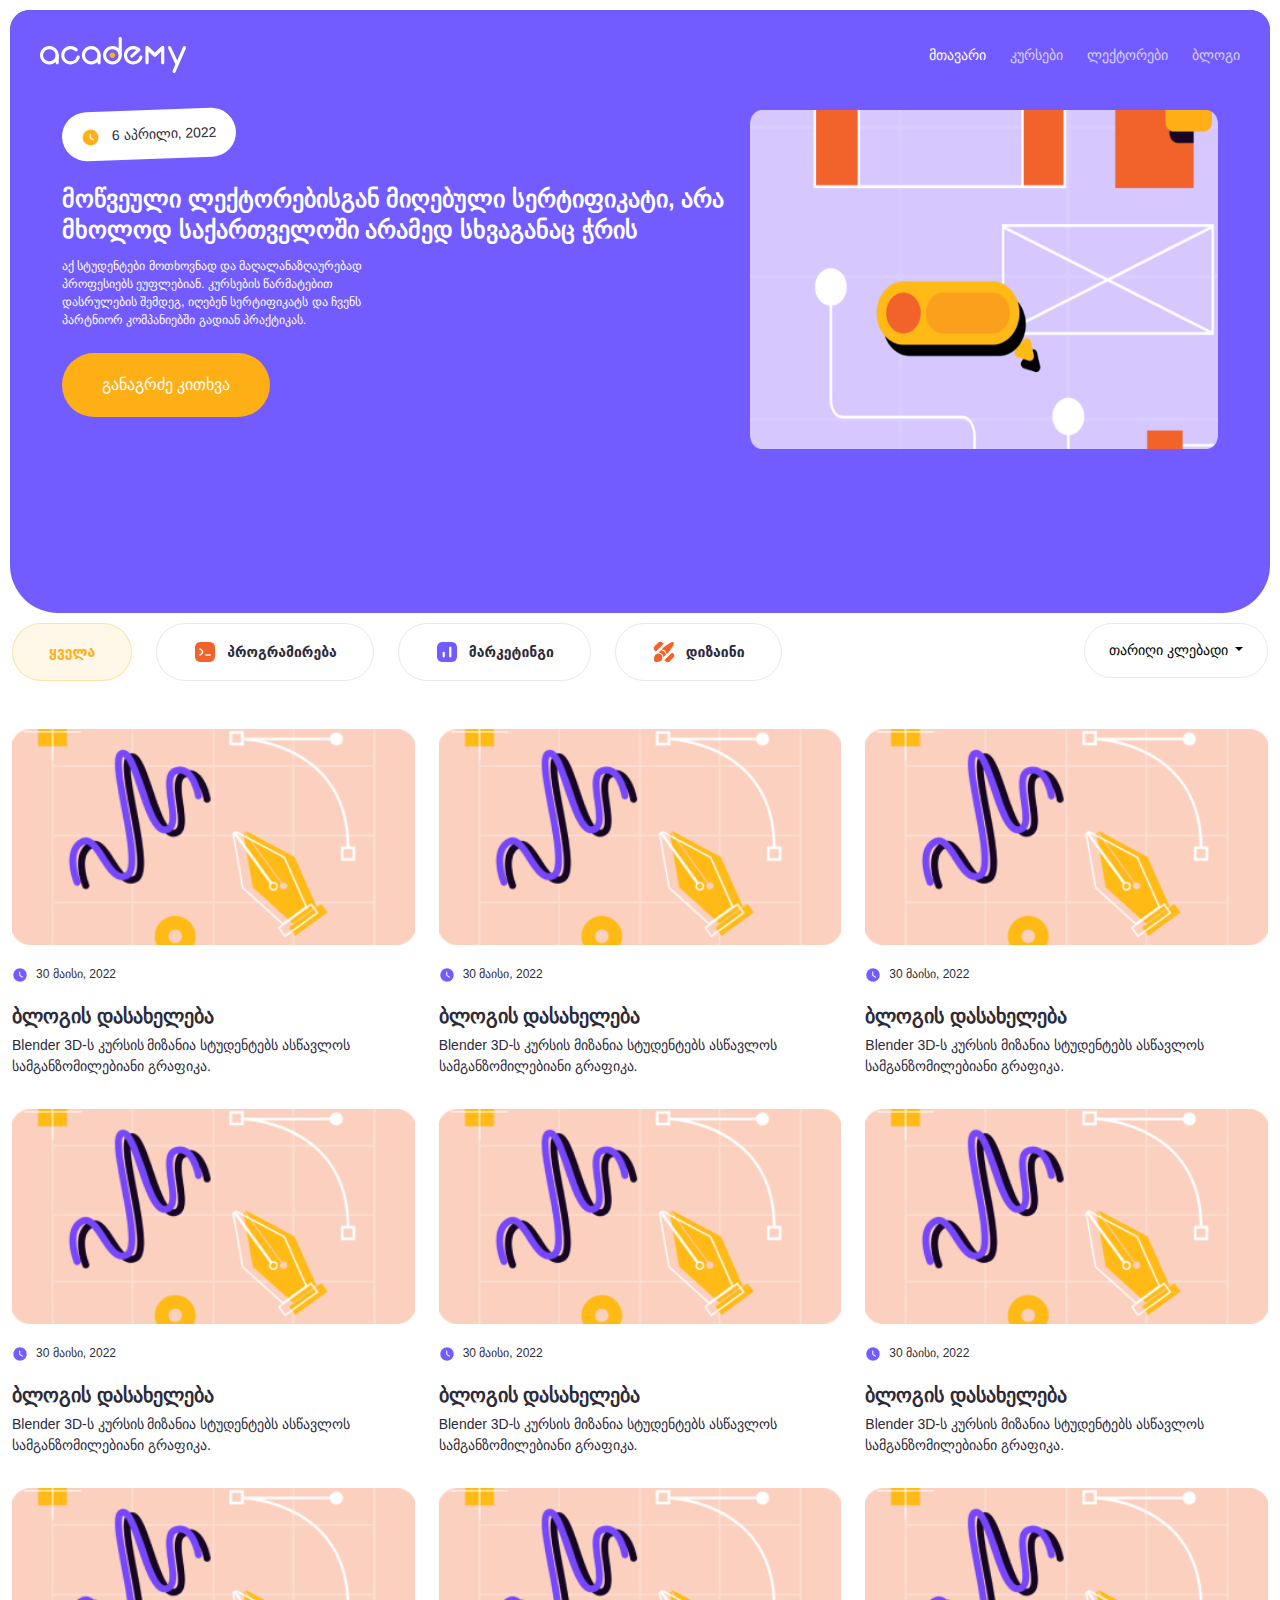
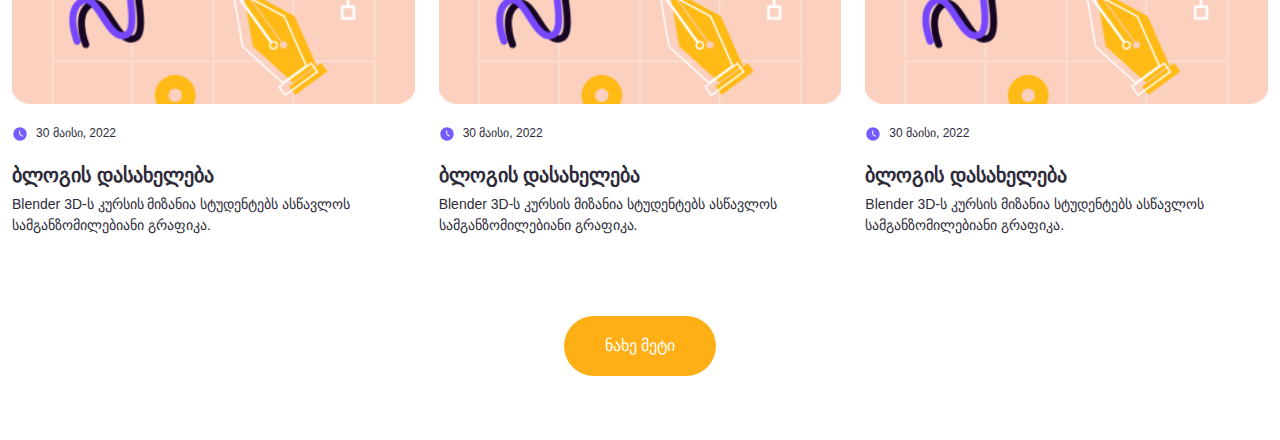
<file: pages/Blog.html>
<!DOCTYPE html>
<html lang="en">

<head>
    <meta charset="UTF-8">
    <meta http-equiv="X-UA-Compatible" content="IE=edge">
    <meta name="viewport" content="width=device-width, initial-scale=1.0">

    <!-- Bootstrap css -->
    <link rel="stylesheet" href="../styles/bootstrap.min.css">

    <link rel="stylesheet" href="../styles/blogPage.css">
    <link rel="stylesheet" href="../styles/styles.css">

    <title>Blog</title>
    <link rel="icon" href="../images/academy-png-2.png">
</head>

<body>

   <!-- hero section -->
   <header class="wa-header">
    <nav class="navbar wa-navbar navbar-expand-sm hide-on-scroll">
        <div class="container-fluid">
            <a class="navbar-brand" href="#">
                <div class="logo-primary"></div>
            </a>
            <button class="navbar-toggler" type="button" data-bs-toggle="offcanvas"
                data-bs-target="#wa-navbar-offcanvas" aria-controls="wa-navbar-offcanvas">
                <span class="icon burger-i"></span>
            </button>
            <div class="offcanvas offcanvas-end" tabindex="-1" id="wa-navbar-offcanvas">
                <div class="offcanvas-header">
                    <div class="logo-primary"></div>
                    <button type="button" class="wa-btn-close" data-bs-dismiss="offcanvas"
                        aria-label="Close"></button>
                </div>
                <div class="offcanvas-body">
                    <ul class="navbar-nav ms-sm-auto">
                        <li class="nav-item">
                            <a class="nav-link active" aria-current="page" href="./home.html">მთავარი</a>
                        </li>

                        <li class="nav-item">
                            <a class="nav-link" aria-current="page" href="./courses.html">კურსები</a>
                        </li>

                        <li class="nav-item">
                            <a class="nav-link" aria-current="page" href="./lecturers.html">ლექტორები</a>
                        </li>

                        <li class="nav-item">
                            <a class="nav-link" aria-current="page" href="./Blog.html">ბლოგი</a>
                        </li>
                    </ul>
                </div>
                <div class="offcanvas-footer wa-social-medias">
                    <a href="#" class="wa-btn wa-btn-outlined wa-btn-round">
                        <div class="icon facebook-i"></div>
                    </a>
                    <a href="#" class="wa-btn wa-btn-outlined wa-btn-round">
                        <div class="icon youtube-i"></div>
                    </a>
                    <a href="#" class="wa-btn wa-btn-outlined wa-btn-round">
                        <div class="icon instagram-i"></div>
                    </a>
                    <a href="#" class="wa-btn wa-btn-outlined wa-btn-round">
                        <div class="icon linkedin-i"></div>
                    </a>
                </div>
            </div>
        </div>
    </nav>




    <section class="container-fluid">
        <div class="heroSection">
        <div class="row justify-content-between heroDiv">
            <div class="col-xxl-6 col-xl-7 align-self-center">
                <p class="date2"> <img class="clockImg" src="../images/clocky.png" alt=""> 6 აპრილი, 2022</p>
                <p class="heroTitle1">
                    მოწვეული ლექტორებისგან მიღებული სერტიფიკატი, არა მხოლოდ საქართველოში არამედ სხვაგანაც ჭრის</p>
                <p class="col-xl-6 heroTitle2">
                    აქ სტუდენტები მოთხოვნად და მაღალანაზღაურებად პროფესიებს ეუფლებიან. კურსების წარმატებით დასრულების შემდეგ, იღებენ სერტიფიკატს და ჩვენს პარტნიორ კომპანიებში გადიან პრაქტიკას. </p>
                <a href="./blogPage.html"><button class="pageBtn2">განაგრძე კითხვა</button></a>
            </div>
        <div class="col-xxl-6 col-xl-5 col-sm-12 d-flex justify-content-xl-end justify-content-center">
            <img class="mw-100" src="../images/mainIMG.png" alt="">
        </div>
    </div>
</div>
</section>
</header>

<!-- Links -->

<div class="container-xxl">
    <div class="row">
    <div class="col-xl-9 col-md-9 firstSection">
        <div class="allLink">
            <a class="allCards" href="#">ყველა</a>
            <a class="prog" href="#"><img class="linkImg" src="../images/pro.png" alt=""> პროგრამირება</a>
            <a class="mar" href="#"><img class="linkImg" src="../images/mark.png" alt=""> მარკეტინგი</a>
            <a class="desin" href="#"><img class="linkImg" src="../images/desi.png" alt=""> დიზაინი</a>
        </div>
    </div>
    <div class="col-xl-3 col-md-3 firstSection">
        <div>

            <div class="dropdown">
                <button class="btn btn-secondary dropdown-toggle dateBtn" type="button" id="dropdownMenuClickableInside" data-bs-toggle="dropdown" data-bs-auto-close="outside" aria-expanded="false">
                    თარიღი კლებადი
                  </button>
                <ul class="dropdown-menu" aria-labelledby="dropdownMenuButton1">
                  <li><a class="dropdown-item" href="#">...</a></li>
                </ul>
              </div>

            </div>
        </div>
    </div>


    <div class="blogTitle">
        <h2>ბლოგი</h2>
    </div>

    <!-- cards -->
    
    <section class="container-xxl containerMargin">
        <div class="row">
            <div class="col-xl-4 col-md-6 col-12">
                <div class="cards">
                    <img src="../images/articlesImg 3.png" class="w-100 artImg" alt="">
                    <span class="clock"><img class="clockImg" src="../images/clock.png" alt="">30 მაისი, 2022</span>
                    <div class="thirdTitle"><h3>ბლოგის დასახელება</h3></div>
                    <p class="articleP">Blender 3D-ს კურსის მიზანია სტუდენტებს ასწავლოს სამგანზომილებიანი გრაფიკა.</p>
                </div>
            </div>
            <div class="col-xl-4 col-md-6 col-12">
                <div class="cards">
                    <img src="../images/articlesImg 3.png" class="w-100 artImg" alt="">
                    <span class="clock"><img class="clockImg" src="../images/clock.png" alt="">30 მაისი, 2022</span>
                    <div class="thirdTitle"><h3>ბლოგის დასახელება</h3></div>
                    <p class="articleP">Blender 3D-ს კურსის მიზანია სტუდენტებს ასწავლოს სამგანზომილებიანი გრაფიკა.</p>
                </div>
            </div>
            <div class="col-xl-4 col-md-6 col-12">
                <div class="cards">
                    <img src="../images/articlesImg 3.png" class="w-100 artImg" alt="">
                    <span class="clock"><img class="clockImg" src="../images/clock.png" alt="">30 მაისი, 2022</span>
                    <div class="thirdTitle"><h3>ბლოგის დასახელება</h3></div>
                    <p class="articleP">Blender 3D-ს კურსის მიზანია სტუდენტებს ასწავლოს სამგანზომილებიანი გრაფიკა.</p>
                </div>
            </div>
            <div class="col-xl-4 col-md-6 col-12">
                <div class="cards">
                    <img src="../images/articlesImg 3.png" class="w-100 artImg" alt="">
                    <span class="clock"><img class="clockImg" src="../images/clock.png" alt="">30 მაისი, 2022</span>
                    <div class="thirdTitle"><h3>ბლოგის დასახელება</h3></div>
                    <p class="articleP">Blender 3D-ს კურსის მიზანია სტუდენტებს ასწავლოს სამგანზომილებიანი გრაფიკა.</p>
                </div>
            </div>
            <div class="col-xl-4 col-md-6 col-12">
                <div class="cards">
                    <img src="../images/articlesImg 3.png" class="w-100 artImg" alt="">
                    <span class="clock"><img class="clockImg" src="../images/clock.png" alt="">30 მაისი, 2022</span>
                    <div class="thirdTitle"><h3>ბლოგის დასახელება</h3></div>
                    <p class="articleP">Blender 3D-ს კურსის მიზანია სტუდენტებს ასწავლოს სამგანზომილებიანი გრაფიკა.</p>
                </div>
            </div>
            <div class="col-xl-4 col-md-6 col-12">
                <div class="cards">
                    <img src="../images/articlesImg 3.png" class="w-100 artImg" alt="">
                    <span class="clock"><img class="clockImg" src="../images/clock.png" alt="">30 მაისი, 2022</span>
                    <div class="thirdTitle"><h3>ბლოგის დასახელება</h3></div>
                    <p class="articleP">Blender 3D-ს კურსის მიზანია სტუდენტებს ასწავლოს სამგანზომილებიანი გრაფიკა.</p>
                </div>
            </div>
            <div class="col-xl-4 col-md-6 col-12">
                <div class="cards">
                    <img src="../images/articlesImg 3.png" class="w-100 artImg" alt="">
                    <span class="clock"><img class="clockImg" src="../images/clock.png" alt="">30 მაისი, 2022</span>
                    <div class="thirdTitle"><h3>ბლოგის დასახელება</h3></div>
                    <p class="articleP">Blender 3D-ს კურსის მიზანია სტუდენტებს ასწავლოს სამგანზომილებიანი გრაფიკა.</p>
                </div>
            </div>
            <div class="col-xl-4 col-md-6 col-12">
                <div class="cards">
                    <img src="../images/articlesImg 3.png" class="w-100 artImg" alt="">
                    <span class="clock"><img class="clockImg" src="../images/clock.png" alt="">30 მაისი, 2022</span>
                    <div class="thirdTitle"><h3>ბლოგის დასახელება</h3></div>
                    <p class="articleP">Blender 3D-ს კურსის მიზანია სტუდენტებს ასწავლოს სამგანზომილებიანი გრაფიკა.</p>
                </div>
            </div>
            <div class="col-xl-4 col-md-6 col-12">
                <div class="cards">
                    <img src="../images/articlesImg 3.png" class="w-100 artImg" alt="">
                    <span class="clock"><img class="clockImg" src="../images/clock.png" alt="">30 მაისი, 2022</span>
                    <div class="thirdTitle"><h3>ბლოგის დასახელება</h3></div>
                    <p class="articleP">Blender 3D-ს კურსის მიზანია სტუდენტებს ასწავლოს სამგანზომილებიანი გრაფიკა.</p>
                </div>
            </div>

        </div>
    </section>


    <div class="d-grid gap-2 col-1 mx-auto justify-content-center">
        <button class="btn btn-primary pageBtn" type="button">ნახე მეტი</button>
    </div>
    

    </div>
</div>


<script> 
     window.addEventListener("scroll", function() {
  
  if (window.scrollY > 0) {
      document.body.classList.add("scrolled");
  } else {
      document.body.classList.remove("scrolled");
  }
}); 
</script>


    <!-- Jquery -->
    <script src="../js/jquery.min.js"></script>
    <!-- Bootstrap js-->
    <script src="../js/bootstrap.bundle.min.js"></script>
</body>

</html>
</file>
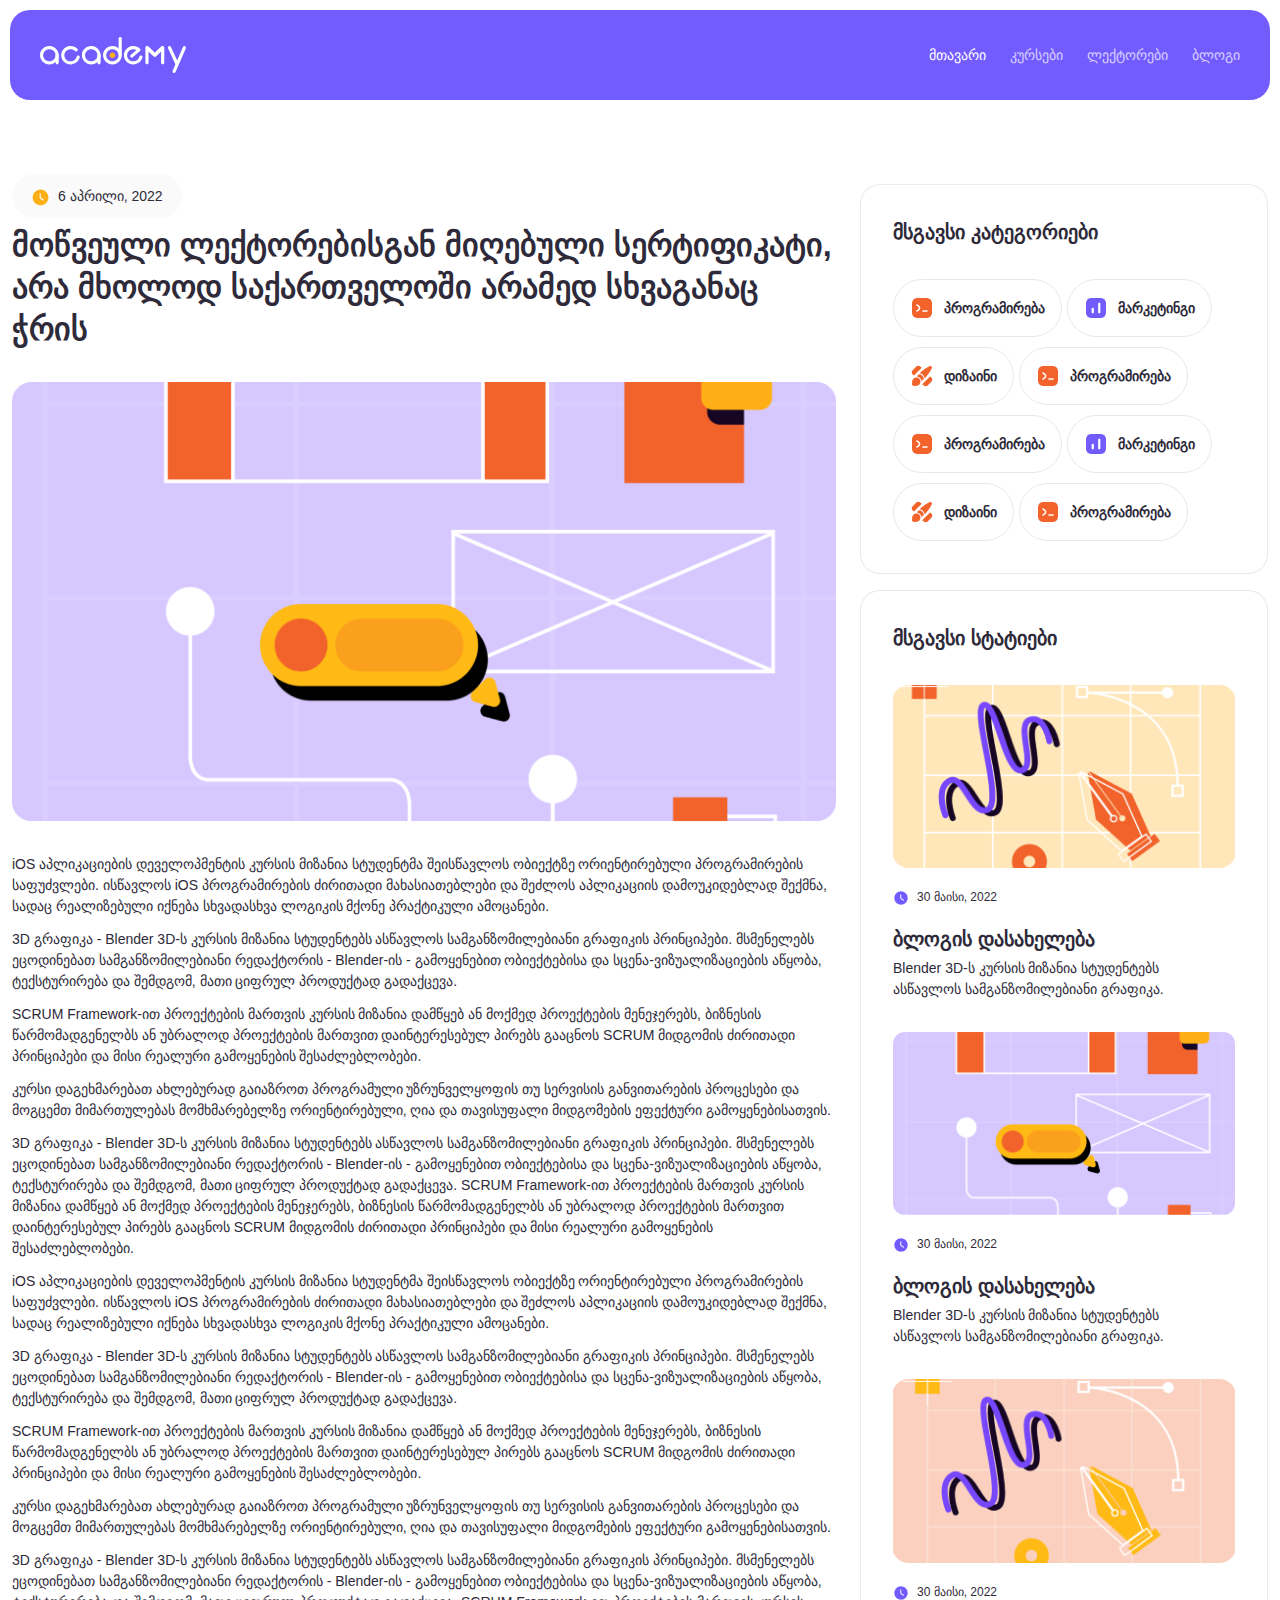
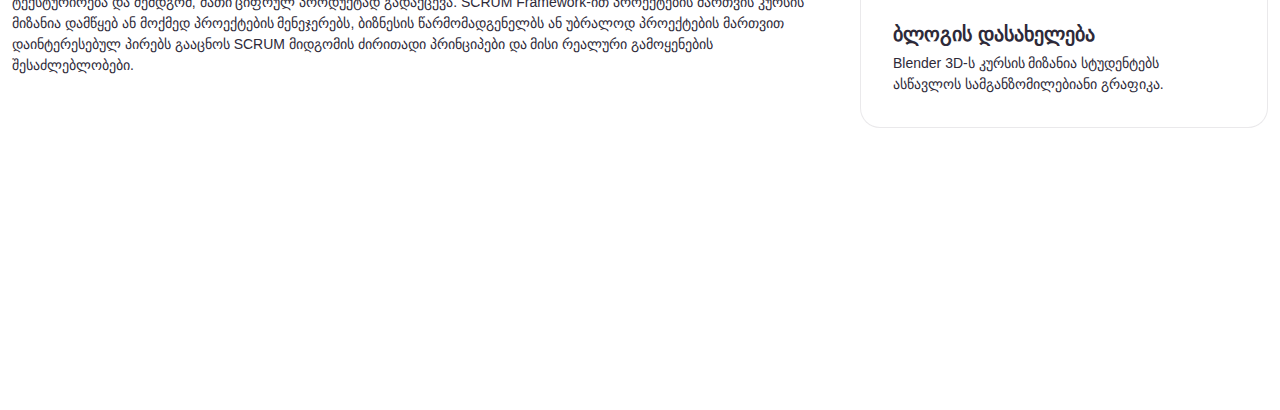
<file: pages/blogPage.html>
<!DOCTYPE html>
<html lang="en">

<head>
    <meta charset="UTF-8">
    <meta http-equiv="X-UA-Compatible" content="IE=edge">
    <meta name="viewport" content="width=device-width, initial-scale=1.0">

    <!-- Bootstrap css -->
    <link rel="stylesheet" href="../styles/bootstrap.min.css">

    <link rel="stylesheet" href="../styles/blogPage.css">
    <link rel="stylesheet" href="../styles/styles.css">

    <link rel="stylesheet" href="https://cdn.jsdelivr.net/npm/@splidejs/splide@4.0.6/dist/css/splide.min.css" />

    <script src="https://cdn.jsdelivr.net/npm/@splidejs/splide@4.0.6/dist/js/splide.min.js"></script>

    <title>Blog Page</title>
    <link rel="icon" href="../images/academy-png-2.png">
</head>

<body>

    <header class="wa-header">
        <nav class="navbar wa-navbar navbar-expand-sm hide-on-scroll">
            <div class="container-fluid">
                <a class="navbar-brand" href="#">
                    <div class="logo-primary"></div>
                </a>
                <button class="navbar-toggler" type="button" data-bs-toggle="offcanvas"
                    data-bs-target="#wa-navbar-offcanvas" aria-controls="wa-navbar-offcanvas">
                    <span class="icon burger-i"></span>
                </button>
                <div class="offcanvas offcanvas-end" tabindex="-1" id="wa-navbar-offcanvas">
                    <div class="offcanvas-header">
                        <div class="logo-primary"></div>
                        <button type="button" class="wa-btn-close" data-bs-dismiss="offcanvas"
                            aria-label="Close"></button>
                    </div>
                    <div class="offcanvas-body">
                        <ul class="navbar-nav ms-sm-auto">
                            <li class="nav-item">
                                <a class="nav-link active" aria-current="page" href="./home.html">მთავარი</a>
                            </li>

                            <li class="nav-item">
                                <a class="nav-link" aria-current="page" href="./courses.html">კურსები</a>
                            </li>

                            <li class="nav-item">
                                <a class="nav-link" aria-current="page" href="./lecturers.html">ლექტორები</a>
                            </li>

                            <li class="nav-item">
                                <a class="nav-link" aria-current="page" href="./Blog.html">ბლოგი</a>
                            </li>
                        </ul>
                    </div>
                    <div class="offcanvas-footer wa-social-medias">
                        <a href="#" class="wa-btn wa-btn-outlined wa-btn-round">
                            <div class="icon facebook-i"></div>
                        </a>
                        <a href="#" class="wa-btn wa-btn-outlined wa-btn-round">
                            <div class="icon youtube-i"></div>
                        </a>
                        <a href="#" class="wa-btn wa-btn-outlined wa-btn-round">
                            <div class="icon instagram-i"></div>
                        </a>
                        <a href="#" class="wa-btn wa-btn-outlined wa-btn-round">
                            <div class="icon linkedin-i"></div>
                        </a>
                    </div>
                </div>
            </div>
        </nav>
</header>



<!--  -->

<section class="container-fluid heroNone">
    <div class="heroSection">
    <div class="row justify-content-between heroDiv">
        <div class="col-xxl-6 col-xl-7 align-self-center">
            <p class="date2"> <img class="clockImg" src="../images/clocky.png" alt=""> 6 აპრილი, 2022</p>
            <p class="heroTitle1">
                მოწვეული ლექტორებისგან მიღებული სერტიფიკატი, არა მხოლოდ საქართველოში არამედ სხვაგანაც ჭრის</p>
            <p class="col-xl-6 heroTitle2">
                აქ სტუდენტები მოთხოვნად და მაღალანაზღაურებად პროფესიებს ეუფლებიან. კურსების წარმატებით დასრულების შემდეგ, იღებენ სერტიფიკატს და ჩვენს პარტნიორ კომპანიებში გადიან პრაქტიკას. </p>
            <button class="pageBtn2">განაგრძე კითხვა</button>
        </div>
    <div class="col-xxl-6 col-xl-5 col-sm-12 d-flex justify-content-xl-end justify-content-center">
        <img class="mw-100" src="../images/mainIMG.png" alt="">
    </div>
</div>
</div>
</section>




<!--  -->

    <div class="container-xxl section-wrapper">
        <div class="row">
            <div class="left_container" >

            <!-- first section -->
                <div class="date-wrapper">
                    <span class="date"><img class="clockImg" src="../images/clocky.png"  alt="">6 აპრილი, 2022</span>
                </div>
                <div class="firstTitle">
                <h1>
                    მოწვეული ლექტორებისგან მიღებული სერტიფიკატი, არა მხოლოდ საქართველოში არამედ სხვაგანაც ჭრის
                </h1>
                </div>
                <img src="../images/BlogPageImg.png" class="w-100 mainImg" alt="...">
                <div class="mainText">
                    <p class="mainP">iOS აპლიკაციების დეველოპმენტის კურსის მიზანია სტუდენტმა შეისწავლოს ობიექტზე ორიენტირებული პროგრამირების საფუძვლები. ისწავლოს iOS პროგრამირების ძირითადი მახასიათებლები და შეძლოს აპლიკაციის დამოუკიდებლად შექმნა, სადაც რეალიზებული იქნება სხვადასხვა ლოგიკის მქონე პრაქტიკული ამოცანები.</p> 
                   
                    <p class="mainP"> 3D გრაფიკა - Blender 3D-ს კურსის მიზანია სტუდენტებს ასწავლოს სამგანზომილებიანი გრაფიკის პრინციპები. მსმენელებს ეცოდინებათ სამგანზომილებიანი რედაქტორის - Blender-ის - გამოყენებით ობიექტებისა და სცენა-ვიზუალიზაციების აწყობა, ტექსტურირება და შემდგომ, მათი ციფრულ პროდუქტად გადაქცევა.</p>
                    
                    <p class="mainP"> SCRUM Framework-ით პროექტების მართვის კურსის მიზანია დამწყებ ან მოქმედ პროექტების მენეჯერებს, ბიზნესის წარმომადგენელბს ან უბრალოდ პროექტების მართვით დაინტერესებულ პირებს გააცნოს SCRUM მიდგომის ძირითადი პრინციპები და მისი რეალური გამოყენების შესაძლებლობები.</p>
             
                    <p class="mainP">კურსი დაგეხმარებათ ახლებურად გაიაზროთ პროგრამული უზრუნველყოფის თუ სერვისის განვითარების პროცესები და მოგცემთ მიმართულებას მომხმარებელზე ორიენტირებული, ღია და თავისუფალი მიდგომების ეფექტური გამოყენებისათვის.</p> 
          
                    <p class="mainP">3D გრაფიკა - Blender 3D-ს კურსის მიზანია სტუდენტებს ასწავლოს სამგანზომილებიანი გრაფიკის პრინციპები. მსმენელებს ეცოდინებათ სამგანზომილებიანი რედაქტორის - Blender-ის - გამოყენებით ობიექტებისა და სცენა-ვიზუალიზაციების აწყობა, ტექსტურირება და შემდგომ, მათი ციფრულ პროდუქტად გადაქცევა. SCRUM Framework-ით პროექტების მართვის კურსის მიზანია დამწყებ ან მოქმედ პროექტების მენეჯერებს, ბიზნესის წარმომადგენელბს ან უბრალოდ პროექტების მართვით დაინტერესებულ პირებს გააცნოს SCRUM მიდგომის ძირითადი პრინციპები და მისი რეალური გამოყენების შესაძლებლობები.</p> 
                   
                    <p class="mainP">iOS აპლიკაციების დეველოპმენტის კურსის მიზანია სტუდენტმა შეისწავლოს ობიექტზე ორიენტირებული პროგრამირების საფუძვლები. ისწავლოს iOS პროგრამირების ძირითადი მახასიათებლები და შეძლოს აპლიკაციის დამოუკიდებლად შექმნა, სადაც რეალიზებული იქნება სხვადასხვა ლოგიკის მქონე პრაქტიკული ამოცანები.</p> 
             
                    <p class="mainP">3D გრაფიკა - Blender 3D-ს კურსის მიზანია სტუდენტებს ასწავლოს სამგანზომილებიანი გრაფიკის პრინციპები. მსმენელებს ეცოდინებათ სამგანზომილებიანი რედაქტორის - Blender-ის - გამოყენებით ობიექტებისა და სცენა-ვიზუალიზაციების აწყობა, ტექსტურირება და შემდგომ, მათი ციფრულ პროდუქტად გადაქცევა.</p>
                   
                    <p class="mainP">SCRUM Framework-ით პროექტების მართვის კურსის მიზანია დამწყებ ან მოქმედ პროექტების მენეჯერებს, ბიზნესის წარმომადგენელბს ან უბრალოდ პროექტების მართვით დაინტერესებულ პირებს გააცნოს SCRUM მიდგომის ძირითადი პრინციპები და მისი რეალური გამოყენების შესაძლებლობები.</p> 
                    
                    <p class="mainP">კურსი დაგეხმარებათ ახლებურად გაიაზროთ პროგრამული უზრუნველყოფის თუ სერვისის განვითარების პროცესები და მოგცემთ მიმართულებას მომხმარებელზე ორიენტირებული, ღია და თავისუფალი მიდგომების ეფექტური გამოყენებისათვის. </p>
                    
                    <p class="mainP">3D გრაფიკა - Blender 3D-ს კურსის მიზანია სტუდენტებს ასწავლოს სამგანზომილებიანი გრაფიკის პრინციპები. მსმენელებს ეცოდინებათ სამგანზომილებიანი რედაქტორის - Blender-ის - გამოყენებით ობიექტებისა და სცენა-ვიზუალიზაციების აწყობა, ტექსტურირება და შემდგომ, მათი ციფრულ პროდუქტად გადაქცევა. SCRUM Framework-ით პროექტების მართვის კურსის მიზანია დამწყებ ან მოქმედ პროექტების მენეჯერებს, ბიზნესის წარმომადგენელბს ან უბრალოდ პროექტების მართვით დაინტერესებულ პირებს გააცნოს SCRUM მიდგომის ძირითადი პრინციპები და მისი რეალური გამოყენების შესაძლებლობები.</p> 
                   </div>

<!-- slider -->
<section class="splide slider" aria-labelledby="carousel-heading">
    <div class="sliderTitle">
    <h2>მსგავსი სტატიები</h2>
    </div>
    <div class="splide__track">
          <ul class="splide__list">
              <li class="splide__slide slide1"><div>
                <img src="../images/ArticlesImg 1.png" class="w-100 artImg" alt="">
                <span class="clock"><img class="clockImg" src="../images/clock.png" alt="">30 მაისი, 2022</span>
                <div class="thirdTitle"><h3>ბლოგის დასახელება</h3></div>
                <p class="articleP">Blender 3D-ს კურსის მიზანია სტუდენტებს <br> ასწავლოს სამგანზომილებიანი გრაფიკა.</p>
            </div></li>
              <li class="splide__slide"><div>
                <img src="../images/articlesImg 2.png" class="w-100 artImg" alt="">
                <span class="clock"><img class="clockImg" src="../images/clock.png" alt="">30 მაისი, 2022</span>
                <div class="thirdTitle"><h3>ბლოგის დასახელება</h3></div>
                <p class="articleP">Blender 3D-ს კურსის მიზანია სტუდენტებს <br> ასწავლოს სამგანზომილებიანი გრაფიკა.</p>
            </div></li>
              <li class="splide__slide"><div>
                <img src="../images/articlesImg 3.png" class="w-100 artImg" alt="">
                <span class="clock"><img class="clockImg" src="../images/clock.png" alt="">30 მაისი, 2022</span>
                <div class="thirdTitle"><h3>ბლოგის დასახელება</h3></div>
                <p class="articleP">Blender 3D-ს კურსის მიზანია სტუდენტებს <br> ასწავლოს სამგანზომილებიანი გრაფიკა.</p>
            </div></li>
          </ul>
    </div>
  </section>


<script>
    new Splide( '.splide', {
          perPage: 3,
            perMove: 1,
            pagination: true,
            fixedWidth: 305,
            arrows: false,
            breakpoints: {
                576: {
                    perPage: 1,
                    fixedWidth: '90%',
                },
                790: {
                    perPage: 2,
                },
                970: {
                    perPage: 1  
                }
            }
    } ).mount();
</script> 

</div>

<!-- finish slider -->
                

                <!-- second section -->

                <div class="right_widget">

                    <div class="links">

                        <div class="linkWrapper">
                        <h2>მსგავსი კატეგორიები</h2>
                    <div class="allwrap">
                        <a class="pro" href="#"><img class="linkImg" src="../images/pro.png" alt=""> პროგრამირება</a>
                        <a class="markt" href="#"><img class="linkImg" src="../images/mark.png" alt=""> მარკეტინგი</a>
                        <a class="desi" href="#"><img class="linkImg" src="../images/desi.png" alt=""> დიზაინი</a>
                        <a class="pro" href="#"><img class="linkImg" src="../images/pro.png" alt=""> პროგრამირება</a> 
                        <a class="pro" href="#"><img class="linkImg" src="../images/pro.png" alt=""> პროგრამირება</a>
                        <a class="markt" href="#"><img class="linkImg" src="../images/mark.png" alt=""> მარკეტინგი</a>
                        <a class="desi" href="#"><img class="linkImg" src="../images/desi.png" alt=""> დიზაინი</a>
                        <a class="pro" href="#"><img class="linkImg" src="../images/pro.png" alt=""> პროგრამირება</a>
                    </div>
                    </div>
                </div>

                <!-- articles -->


                <div class="articles">
                    <div class="artWrapper">
                    <h2>მსგავსი სტატიები</h2>
                    <div>
                        <img src="../images/ArticlesImg 1.png" class="w-100 artImg" alt="">
                        <span class="clock"><img class="clockImg" src="../images/clock.png" alt="">30 მაისი, 2022</span>
                        <div class="thirdTitle"><h3>ბლოგის დასახელება</h3></div>
                        <p class="articleP">Blender 3D-ს კურსის მიზანია სტუდენტებს <br> ასწავლოს სამგანზომილებიანი გრაფიკა.</p>
                    </div>
                    <div>
                        <img src="../images/articlesImg 2.png" class="w-100 artImg" alt="">
                        <span class="clock"><img class="clockImg" src="../images/clock.png" alt="">30 მაისი, 2022</span>
                        <div class="thirdTitle"><h3>ბლოგის დასახელება</h3></div>
                        <p class="articleP">Blender 3D-ს კურსის მიზანია სტუდენტებს <br> ასწავლოს სამგანზომილებიანი გრაფიკა.</p>
                    </div>
                    <div>
                        <img src="../images/articlesImg 3.png" class="w-100 artImg" alt="">
                        <span class="clock"><img class="clockImg" src="../images/clock.png" alt="">30 მაისი, 2022</span>
                        <div class="thirdTitle"><h3>ბლოგის დასახელება</h3></div>
                        <p class="articleP">Blender 3D-ს კურსის მიზანია სტუდენტებს <br> ასწავლოს სამგანზომილებიანი გრაფიკა.</p>
                    </div>
                </div>
            </div>
                


            </div>
        </div>
    </div>


    <script> 
        window.addEventListener("scroll", function() {
     
     if (window.scrollY > 0) {
         document.body.classList.add("scrolled");
     } else {
         document.body.classList.remove("scrolled");
     }
   }); 
   </script>




    <script src="https://cdn.jsdelivr.net/npm/@splidejs/splide@4.0.6/dist/js/splide.min.js"></script>
    <!-- Jquery -->
    <script src="../js/jquery.min.js"></script>
    <!-- Bootstrap js-->
    <script src="../js/bootstrap.bundle.min.js"></script>
</body>

</html>
</file>
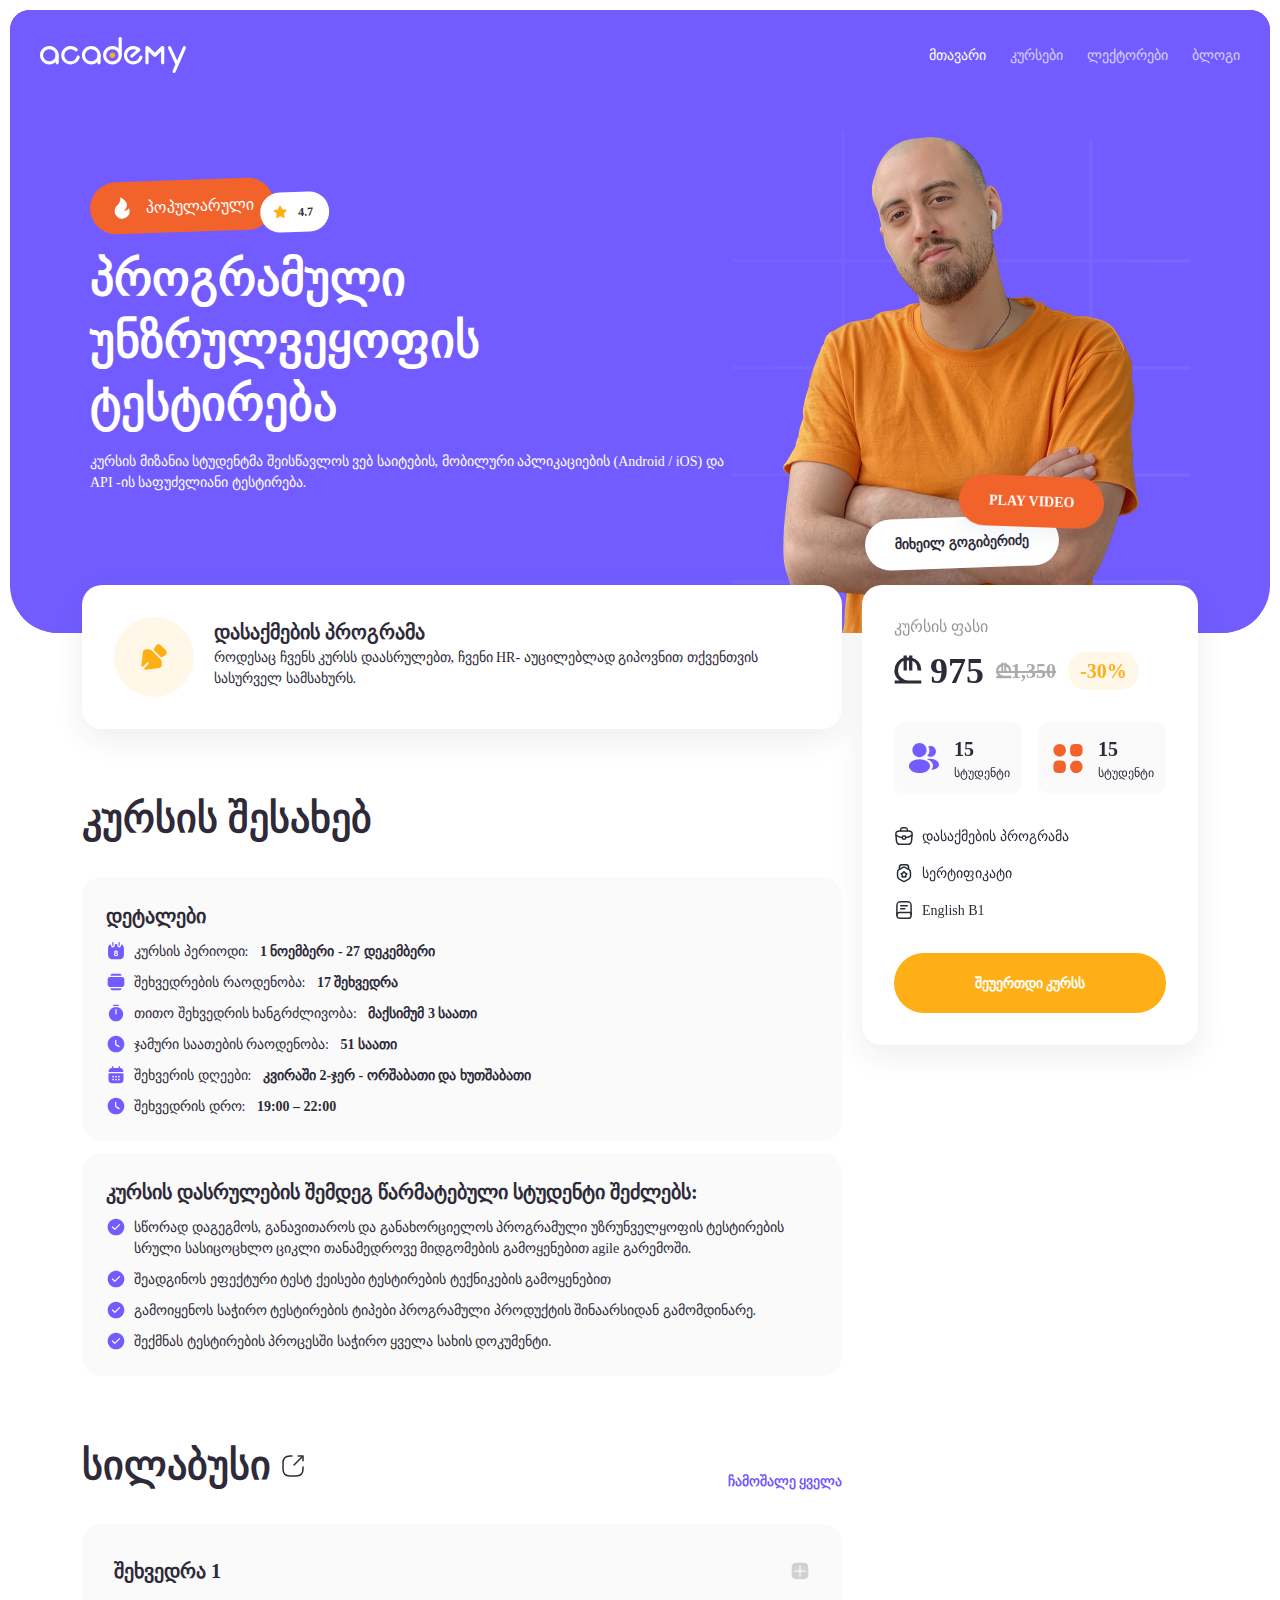
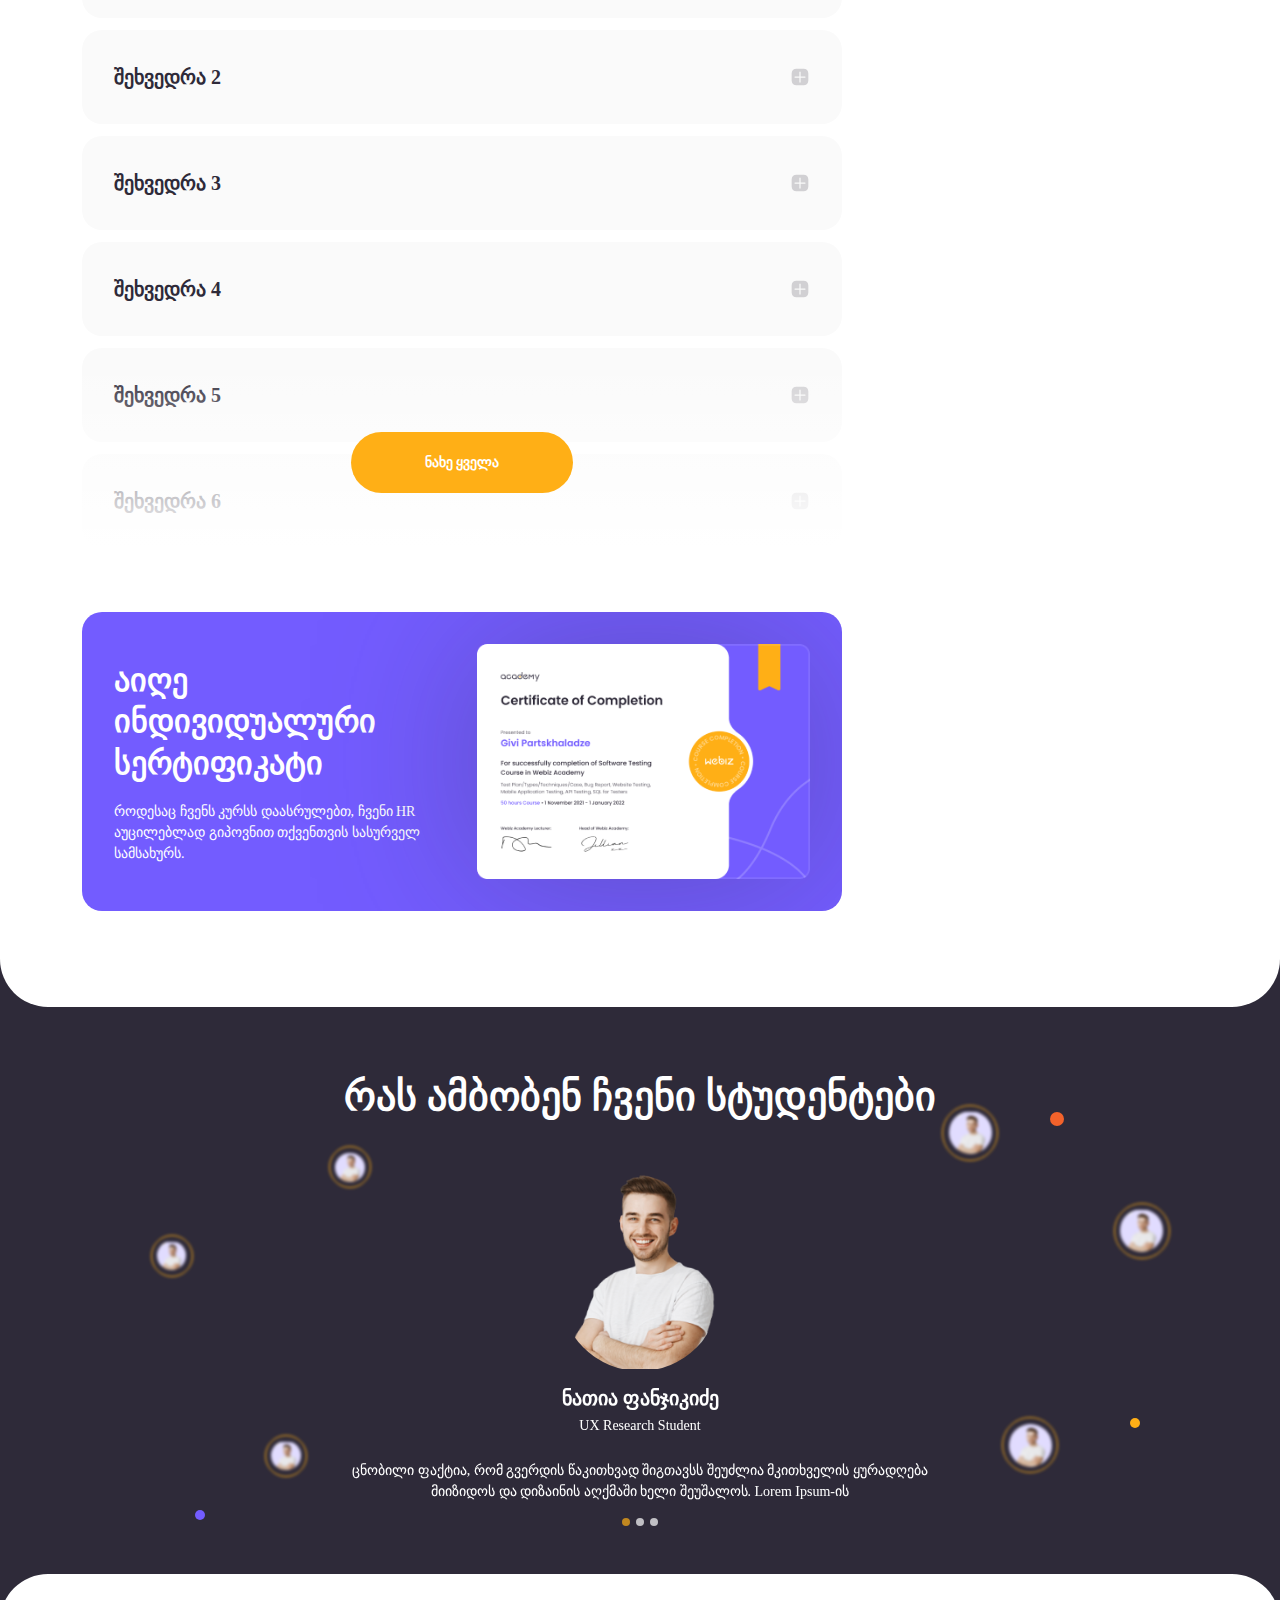
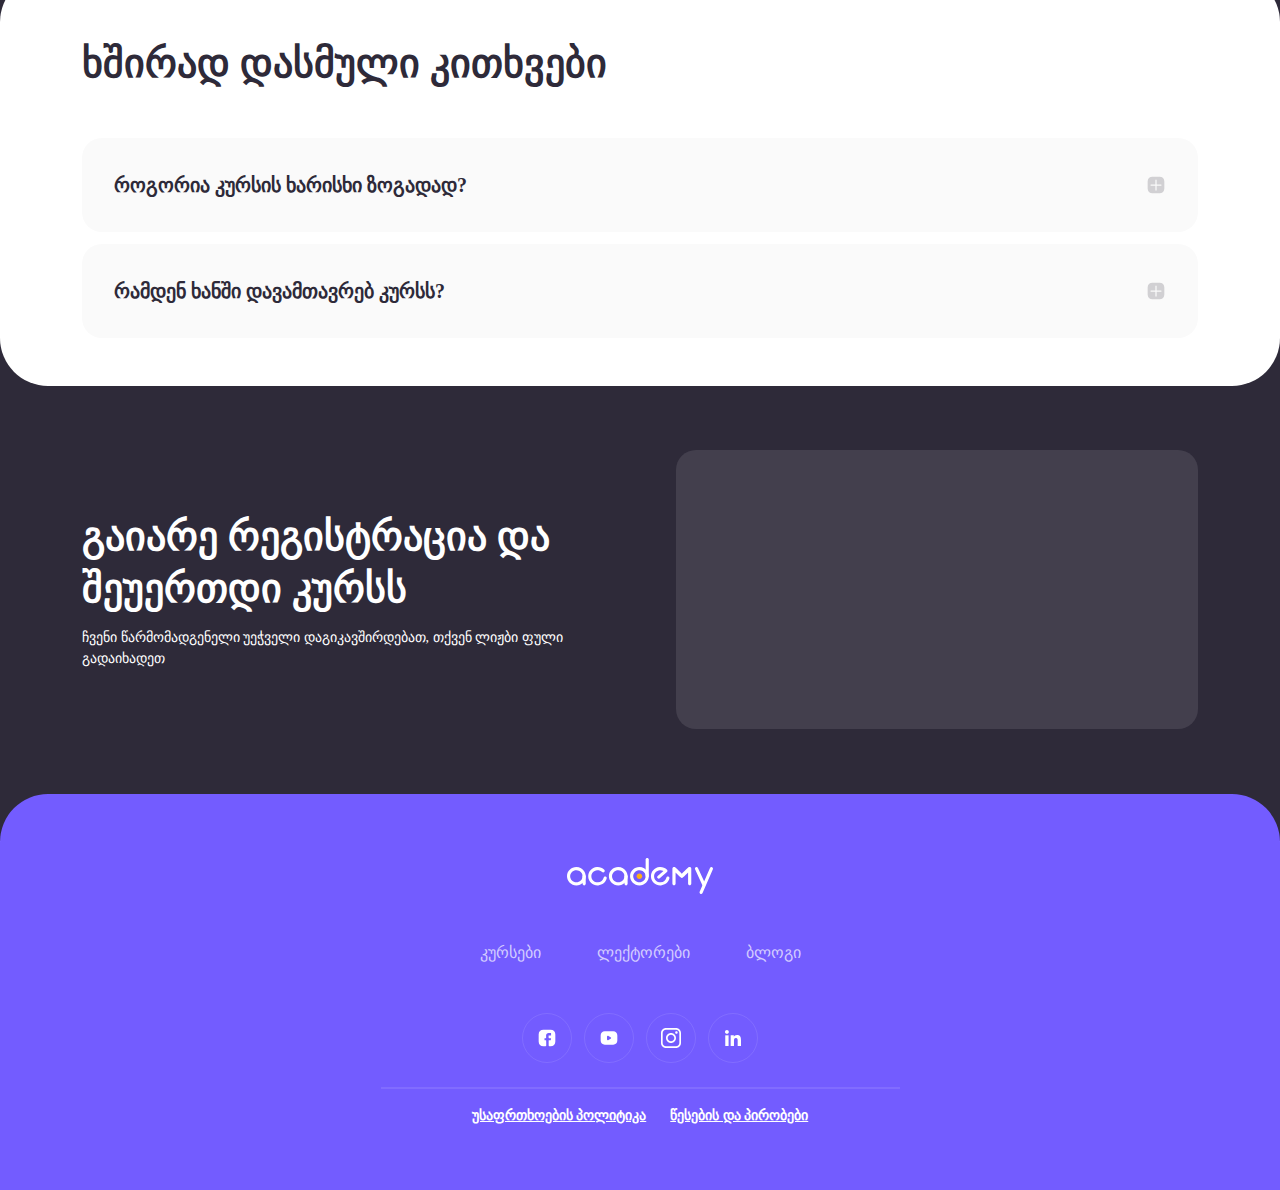
<file: pages/course-page.html>
<!DOCTYPE html>
<html lang="en">

<head>
    <meta charset="UTF-8">
    <meta http-equiv="X-UA-Compatible" content="IE=edge">
    <meta name="viewport" content="width=device-width, initial-scale=1.0">

    <!-- Bootstrap css -->
    <link rel="stylesheet" type="text/css" href="../styles/bootstrap.min.css">
    <!-- Splide CSS -->
    <link rel="stylesheet" href="../styles/splide.min.css" />

    <!-- Custom CSS -->
    <link rel="stylesheet" type="text/css" href="../styles/icons.css">
    <link rel="stylesheet" type="text/css" href="../styles/styles.css">
    <link rel="stylesheet" type="text/css" href="../styles/courses.css">
    <link rel="stylesheet" type="text/css" href="../styles/course-page.css">


    <title>CoursePage</title>
    <link rel="icon" href="../images/academy-png-2.png">
</head>

<body>
    <header class="wa-header">
        <nav class="navbar wa-navbar navbar-expand-sm hide-on-scroll">
            <div class="container-fluid">
                <a class="navbar-brand" href="#">
                    <div class="logo-primary"></div>
                </a>
                <button class="navbar-toggler" type="button" data-bs-toggle="offcanvas"
                    data-bs-target="#wa-navbar-offcanvas" aria-controls="wa-navbar-offcanvas">
                    <span class="icon burger-i"></span>
                </button>
                <div class="offcanvas offcanvas-end" tabindex="-1" id="wa-navbar-offcanvas">
                    <div class="offcanvas-header">
                        <div class="logo-primary"></div>
                        <button type="button" class="wa-btn-close" data-bs-dismiss="offcanvas"
                            aria-label="Close"></button>
                    </div>
                    <div class="offcanvas-body">
                        <ul class="navbar-nav ms-sm-auto">
                            <li class="nav-item">
                                <a class="nav-link active" aria-current="page" href="./home.html">მთავარი</a>
                            </li>

                            <li class="nav-item">
                                <a class="nav-link" aria-current="page" href="./courses.html">კურსები</a>
                            </li>

                            <li class="nav-item">
                                <a class="nav-link" aria-current="page" href="./lecturers.html">ლექტორები</a>
                            </li>

                            <li class="nav-item">
                                <a class="nav-link" aria-current="page" href="./Blog.html">ბლოგი</a>
                            </li>
                        </ul>
                    </div>
                    <div class="offcanvas-footer wa-social-medias">
                        <a href="#" class="wa-btn wa-btn-outlined wa-btn-round">
                            <div class="icon facebook-i"></div>
                        </a>
                        <a href="#" class="wa-btn wa-btn-outlined wa-btn-round">
                            <div class="icon youtube-i"></div>
                        </a>
                        <a href="#" class="wa-btn wa-btn-outlined wa-btn-round">
                            <div class="icon instagram-i"></div>
                        </a>
                        <a href="#" class="wa-btn wa-btn-outlined wa-btn-round">
                            <div class="icon linkedin-i"></div>
                        </a>
                    </div>
                </div>
            </div>
        </nav>


        <section class="container-fluid banner_section">
            <div class="row justify-content-between banner_div">
                <div class="banner_text-wrapper d-flex flex-column gap-16 col-xxl-6 col-xl-7">
                    <div class="wa-course-header-tags">
                        <div class="ui-text-medium-500">
                            <div class="icon fire-i"></div>
                            პოპულარული
                        </div>
                        <div class="ui-text-small-bold">
                            <div class="icon star-i"></div>
                            4.7
                        </div>
                    </div>

                    <div class="ui-h1">პროგრამული უნზრულვეყოფის ტესტირება</div>
                    <div class="ui-text">
                        კურსის მიზანია სტუდენტმა შეისწავლოს ვებ საიტების, მობილური აპლიკაციების
                        (Android /
                        iOS) და API -ის საფუძვლიანი ტესტირება.
                    </div>


                </div>
                <div class="banner_img-wrapper col-xxl-6 col-xl-5">
                    <img src="../images/Mikheil 1.png" alt="">
                    <button class="banner_video-button">PLAY VIDEO</button>
                    <button class="banner_name-button">მიხეილ გოგიბერიძე</button>
                </div>
            </div>
        </section>

    </header>



    <main>
        <section class="wa-course-details-section container">
            <div class="wa-course-details-wrapper">
                <section class="wa-employment-info-wrapper">
                    <div class="pen-i-wrapper">
                        <div class="icon pen-i"></div>
                    </div>
                    <div class="d-flex flex-column">
                        <div class="ui-text-big-bold text-dark">დასაქმების პროგრამა</div>
                        <div class="ui-text text-dark">როდესაც ჩვენს კურსს დაასრულებთ, ჩვენი HR- აუცილებლად გიპოვნით
                            თქვენთვის
                            სასურველ სამსახურს.</div>
                    </div>
                </section>

                <section class="wa-about-course">
                    <div class="ui-h2">კურსის შესახებ</div>
                    <div class="wa-course-info-card">
                        <div class="ui-text-big-bold">დეტალები</div>


                        <div class="text-wrapper">
                            <div class="icon calendar-number-i"></div>
                            <p>
                                <span class="ui-text">
                                    კურსის პერიოდი:
                                </span>
                                &nbsp;
                                <span class="ui-text-bold">
                                    1 ნოემბერი - 27 დეკემბერი
                                </span>
                            </p>
                        </div>



                        <div class="text-wrapper">
                            <div class="icon slider-vertical-i"></div>
                            <p>
                                <span class="ui-text">
                                    შეხვედრების რაოდენობა:
                                </span>
                                &nbsp;
                                <span class="ui-text-bold">
                                    17 შეხვედრა
                                </span>
                            </p>
                        </div>


                        <div class="text-wrapper">
                            <div class="icon timer-i"></div>
                            <p>
                                <span class="ui-text">
                                    თითო შეხვედრის ხანგრძლივობა:
                                </span>
                                &nbsp;
                                <span class="ui-text-bold">
                                    მაქსიმუმ 3 საათი
                                </span>
                            </p>
                        </div>



                        <div class="text-wrapper">
                            <div class="icon clock-i"></div>
                            <p>
                                <span class="ui-text">
                                    ჯამური საათების რაოდენობა:
                                </span>
                                &nbsp;
                                <span class="ui-text-bold">
                                    51 საათი
                                </span>
                            </p>
                        </div>




                        <div class="text-wrapper">
                            <div class="icon calendar-i"></div>
                            <p>
                                <span class="ui-text">
                                    შეხვერის დღეები:
                                </span>
                                &nbsp;
                                <span class="ui-text-bold">
                                    კვირაში 2-ჯერ - ორშაბათი და ხუთშაბათი
                                </span>
                            </p>
                        </div>


                        <div class="text-wrapper">
                            <div class="icon clock-i"></div>
                            <p>
                                <span class="ui-text">
                                    შეხვედრის დრო:
                                </span>
                                &nbsp;
                                <span class="ui-text-bold">
                                    19:00 – 22:00
                                </span>
                            </p>
                        </div>




                    </div>


                    <div class="wa-course-info-card">
                        <div class="ui-text-big-bold">კურსის დასრულების შემდეგ წარმატებული სტუდენტი შეძლებს:</div>




                        <div class="text-wrapper">
                            <div class="icon tick-circle-i"></div>
                            <span class="ui-text">
                                სწორად დაგეგმოს, განავითაროს და განახორციელოს პროგრამული უზრუნველყოფის ტესტირების სრული
                                სასიცოცხლო ციკლი თანამედროვე მიდგომების გამოყენებით agile გარემოში.
                            </span>

                        </div>




                        <div class="text-wrapper">
                            <div class="icon tick-circle-i"></div>
                            <span class="ui-text">
                                შეადგინოს ეფექტური ტესტ ქეისები ტესტირების ტექნიკების გამოყენებით
                            </span>

                        </div>




                        <div class="text-wrapper">
                            <div class="icon tick-circle-i"></div>
                            <span class="ui-text">
                                გამოიყენოს საჭირო ტესტირების ტიპები პროგრამული პროდუქტის შინაარსიდან გამომდინარე.
                            </span>

                        </div>




                        <div class="text-wrapper">
                            <div class="icon tick-circle-i"></div>
                            <span class="ui-text">
                                შექმნას ტესტირების პროცესში საჭირო ყველა სახის დოკუმენტი.
                            </span>

                        </div>




                    </div>
                </section>


                <section class="wa-course-syllabus">
                    <div class="wa-course-syllabus-header">
                        <div class="ui-h2">სილაბუსი <div class="icon export-i"></div>
                        </div>

                        <button type="button"
                            class="wa-btn wa-expand-all-syllabus ui-text-medium-500 text-purple">ჩამოშალე ყველა</button>
                    </div>


                    <div class="wa-accordion-list wa-course-syllabus-list">




                        <div class="accordion wa-accordion wa-syllabus-accordion">
                            <div class="accordion-item">
                                <div class="accordion-header">
                                    <button
                                        class="wa-accordion-btn accordion-button ui-text-big-bold text-dark collapsed"
                                        type="button" data-bs-toggle="collapse"
                                        data-bs-target="#wa-accordion-collapse-1" aria-expanded="false"
                                        aria-controls="wa-accordion-collapse-1">
                                        შეხვედრა 1
                                    </button>
                                </div>
                                <div id="wa-accordion-collapse-1" class="accordion-collapse collapse">
                                    <ul>
                                        <li>
                                            რა არის ტესტირება და რატომ არის ის აუცილებელი და მნიშვნელოვანი
                                        </li>
                                        <li>
                                            რა არის ვერიფიკაცია და ვალიდაცია
                                        </li>
                                        <li>
                                            რა არის ტესტირების მიზნები
                                        </li>
                                        <li>
                                            რა განსხვავება არის ტესტირებას და დებაგინს (debugging) შორის
                                        </li>
                                        <li>
                                            განხვავება QA, QC და ტესტირებას შორის
                                        </li>
                                        <li>
                                            ტესტირების 7 პრინციპის განხილვა
                                        </li>
                                        <li>
                                            კონკრეტული მაგალითების განხილვა
                                        </li>
                                    </ul>
                                </div>
                            </div>
                        </div>





                        <div class="accordion wa-accordion wa-syllabus-accordion">
                            <div class="accordion-item">
                                <div class="accordion-header">
                                    <button
                                        class="wa-accordion-btn accordion-button ui-text-big-bold text-dark collapsed"
                                        type="button" data-bs-toggle="collapse"
                                        data-bs-target="#wa-accordion-collapse-2" aria-expanded="false"
                                        aria-controls="wa-accordion-collapse-2">
                                        შეხვედრა 2
                                    </button>
                                </div>
                                <div id="wa-accordion-collapse-2" class="accordion-collapse collapse">
                                    <ul>
                                        <li>
                                            რა არის ტესტირება და რატომ არის ის აუცილებელი და მნიშვნელოვანი
                                        </li>
                                        <li>
                                            რა არის ვერიფიკაცია და ვალიდაცია
                                        </li>
                                        <li>
                                            რა არის ტესტირების მიზნები
                                        </li>
                                        <li>
                                            რა განსხვავება არის ტესტირებას და დებაგინს (debugging) შორის
                                        </li>
                                        <li>
                                            განხვავება QA, QC და ტესტირებას შორის
                                        </li>
                                        <li>
                                            ტესტირების 7 პრინციპის განხილვა
                                        </li>
                                        <li>
                                            კონკრეტული მაგალითების განხილვა
                                        </li>
                                    </ul>
                                </div>
                            </div>
                        </div>





                        <div class="accordion wa-accordion wa-syllabus-accordion">
                            <div class="accordion-item">
                                <div class="accordion-header">
                                    <button
                                        class="wa-accordion-btn accordion-button ui-text-big-bold text-dark collapsed"
                                        type="button" data-bs-toggle="collapse"
                                        data-bs-target="#wa-accordion-collapse-3" aria-expanded="false"
                                        aria-controls="wa-accordion-collapse-3">
                                        შეხვედრა 3
                                    </button>
                                </div>
                                <div id="wa-accordion-collapse-3" class="accordion-collapse collapse">
                                    <ul>
                                        <li>
                                            რა არის ტესტირება და რატომ არის ის აუცილებელი და მნიშვნელოვანი
                                        </li>
                                        <li>
                                            რა არის ვერიფიკაცია და ვალიდაცია
                                        </li>
                                        <li>
                                            რა არის ტესტირების მიზნები
                                        </li>
                                        <li>
                                            რა განსხვავება არის ტესტირებას და დებაგინს (debugging) შორის
                                        </li>
                                        <li>
                                            განხვავება QA, QC და ტესტირებას შორის
                                        </li>
                                        <li>
                                            ტესტირების 7 პრინციპის განხილვა
                                        </li>
                                        <li>
                                            კონკრეტული მაგალითების განხილვა
                                        </li>
                                    </ul>
                                </div>
                            </div>
                        </div>





                        <div class="accordion wa-accordion wa-syllabus-accordion">
                            <div class="accordion-item">
                                <div class="accordion-header">
                                    <button
                                        class="wa-accordion-btn accordion-button ui-text-big-bold text-dark collapsed"
                                        type="button" data-bs-toggle="collapse"
                                        data-bs-target="#wa-accordion-collapse-4" aria-expanded="false"
                                        aria-controls="wa-accordion-collapse-4">
                                        შეხვედრა 4
                                    </button>
                                </div>
                                <div id="wa-accordion-collapse-4" class="accordion-collapse collapse">
                                    <ul>
                                        <li>
                                            რა არის ტესტირება და რატომ არის ის აუცილებელი და მნიშვნელოვანი
                                        </li>
                                        <li>
                                            რა არის ვერიფიკაცია და ვალიდაცია
                                        </li>
                                        <li>
                                            რა არის ტესტირების მიზნები
                                        </li>
                                        <li>
                                            რა განსხვავება არის ტესტირებას და დებაგინს (debugging) შორის
                                        </li>
                                        <li>
                                            განხვავება QA, QC და ტესტირებას შორის
                                        </li>
                                        <li>
                                            ტესტირების 7 პრინციპის განხილვა
                                        </li>
                                        <li>
                                            კონკრეტული მაგალითების განხილვა
                                        </li>
                                    </ul>
                                </div>
                            </div>
                        </div>





                        <div class="accordion wa-accordion wa-syllabus-accordion">
                            <div class="accordion-item">
                                <div class="accordion-header">
                                    <button
                                        class="wa-accordion-btn accordion-button ui-text-big-bold text-dark collapsed"
                                        type="button" data-bs-toggle="collapse"
                                        data-bs-target="#wa-accordion-collapse-5" aria-expanded="false"
                                        aria-controls="wa-accordion-collapse-5">
                                        შეხვედრა 5
                                    </button>
                                </div>
                                <div id="wa-accordion-collapse-5" class="accordion-collapse collapse">
                                    <ul>
                                        <li>
                                            რა არის ტესტირება და რატომ არის ის აუცილებელი და მნიშვნელოვანი
                                        </li>
                                        <li>
                                            რა არის ვერიფიკაცია და ვალიდაცია
                                        </li>
                                        <li>
                                            რა არის ტესტირების მიზნები
                                        </li>
                                        <li>
                                            რა განსხვავება არის ტესტირებას და დებაგინს (debugging) შორის
                                        </li>
                                        <li>
                                            განხვავება QA, QC და ტესტირებას შორის
                                        </li>
                                        <li>
                                            ტესტირების 7 პრინციპის განხილვა
                                        </li>
                                        <li>
                                            კონკრეტული მაგალითების განხილვა
                                        </li>
                                    </ul>
                                </div>
                            </div>
                        </div>





                        <div class="accordion wa-accordion wa-syllabus-accordion">
                            <div class="accordion-item">
                                <div class="accordion-header">
                                    <button
                                        class="wa-accordion-btn accordion-button ui-text-big-bold text-dark collapsed"
                                        type="button" data-bs-toggle="collapse"
                                        data-bs-target="#wa-accordion-collapse-6" aria-expanded="false"
                                        aria-controls="wa-accordion-collapse-6">
                                        შეხვედრა 6
                                    </button>
                                </div>
                                <div id="wa-accordion-collapse-6" class="accordion-collapse collapse">
                                    <ul>
                                        <li>
                                            რა არის ტესტირება და რატომ არის ის აუცილებელი და მნიშვნელოვანი
                                        </li>
                                        <li>
                                            რა არის ვერიფიკაცია და ვალიდაცია
                                        </li>
                                        <li>
                                            რა არის ტესტირების მიზნები
                                        </li>
                                        <li>
                                            რა განსხვავება არის ტესტირებას და დებაგინს (debugging) შორის
                                        </li>
                                        <li>
                                            განხვავება QA, QC და ტესტირებას შორის
                                        </li>
                                        <li>
                                            ტესტირების 7 პრინციპის განხილვა
                                        </li>
                                        <li>
                                            კონკრეტული მაგალითების განხილვა
                                        </li>
                                    </ul>
                                </div>
                            </div>
                        </div>




                        <div class="accordion wa-accordion wa-syllabus-accordion">
                            <div class="accordion-item">
                                <div class="accordion-header">
                                    <button
                                        class="wa-accordion-btn accordion-button ui-text-big-bold text-dark collapsed"
                                        type="button" data-bs-toggle="collapse"
                                        data-bs-target="#wa-accordion-collapse-7" aria-expanded="false"
                                        aria-controls="wa-accordion-collapse-7">
                                        შეხვედრა 7
                                    </button>
                                </div>
                                <div id="wa-accordion-collapse-7" class="accordion-collapse collapse">
                                    <ul>
                                        <li>
                                            რა არის ტესტირება და რატომ არის ის აუცილებელი და მნიშვნელოვანი
                                        </li>
                                        <li>
                                            რა არის ვერიფიკაცია და ვალიდაცია
                                        </li>
                                        <li>
                                            რა არის ტესტირების მიზნები
                                        </li>
                                        <li>
                                            რა განსხვავება არის ტესტირებას და დებაგინს (debugging) შორის
                                        </li>
                                        <li>
                                            განხვავება QA, QC და ტესტირებას შორის
                                        </li>
                                        <li>
                                            ტესტირების 7 პრინციპის განხილვა
                                        </li>
                                        <li>
                                            კონკრეტული მაგალითების განხილვა
                                        </li>
                                    </ul>
                                </div>
                            </div>
                        </div>



                        <div class="accordion wa-accordion wa-syllabus-accordion">
                            <div class="accordion-item">
                                <div class="accordion-header">
                                    <button
                                        class="wa-accordion-btn accordion-button ui-text-big-bold text-dark collapsed"
                                        type="button" data-bs-toggle="collapse"
                                        data-bs-target="#wa-accordion-collapse-8" aria-expanded="false"
                                        aria-controls="wa-accordion-collapse-8">
                                        შეხვედრა 8
                                    </button>
                                </div>
                                <div id="wa-accordion-collapse-8" class="accordion-collapse collapse">
                                    <ul>
                                        <li>
                                            რა არის ტესტირება და რატომ არის ის აუცილებელი და მნიშვნელოვანი
                                        </li>
                                        <li>
                                            რა არის ვერიფიკაცია და ვალიდაცია
                                        </li>
                                        <li>
                                            რა არის ტესტირების მიზნები
                                        </li>
                                        <li>
                                            რა განსხვავება არის ტესტირებას და დებაგინს (debugging) შორის
                                        </li>
                                        <li>
                                            განხვავება QA, QC და ტესტირებას შორის
                                        </li>
                                        <li>
                                            ტესტირების 7 პრინციპის განხილვა
                                        </li>
                                        <li>
                                            კონკრეტული მაგალითების განხილვა
                                        </li>
                                    </ul>
                                </div>
                            </div>
                        </div>



                    </div>




                </section>

                <section class="wa-certificate-section">
                    <div class="d-flex flex-column justify-content-center gap-16">
                        <div class="ui-h4">
                            აიღე ინდივიდუალური სერტიფიკატი
                        </div>
                        <div class="ui-text">
                            როდესაც ჩვენს კურსს დაასრულებთ, ჩვენი HR აუცილებლად გიპოვნით თქვენთვის სასურველ სამსახურს.
                        </div>
                    </div>
                    <div class="img-wrapper">
                        <img src="../images/certificate.png" alt="certificate image">
                    </div>
                </section>

            </div>
            <div class="wa-buy-course-wrapper">
                <div class="wa-buy-course-detail-card">
                    <div class="d-flex flex-column gap-16">
                        <div class="ui-text-medium">კურსის ფასი</div>
                        <div class="d-flex flex-wrap align-items-center gap-12">
                            <div class="ui-h3">₾ 975</div>
                            <div class="ui-text-big-bold middle-line">₾1,350</div>
                            <div class="wa-course-sale-percentage ui-text-big-bold">
                                -30%
                            </div>
                        </div>
                    </div>

                    <div class="d-flex flex-wrap flex-md-nowrap gap-16">
                        <div class="ui-text-contained">
                            <div class="icon group-i bg-purple"></div>
                            <div class="d-flex flex-column">
                                <div class="ui-text-big-bold text-dark">15</div>
                                <div class="ui-text-small case-on">სტუდენტი</div>
                            </div>
                        </div>

                        <div class="ui-text-contained">
                            <div class="icon category-i"></div>
                            <div class="d-flex flex-column">
                                <div class="ui-text-big-bold text-dark">15</div>
                                <div class="ui-text-small case-on">სტუდენტი</div>
                            </div>
                        </div>
                    </div>

                    <div class="d-flex flex-column gap-16">
                        <div class="d-flex gap-8">
                            <div class="icon briefcase-i"></div>
                            <div class="ui-text text-dark">დასაქმების პროგრამა</div>
                        </div>
                        <div class="d-flex gap-8">
                            <div class="icon award-i"></div>
                            <div class="ui-text text-dark">სერტიფიკატი</div>
                        </div>
                        <div class="d-flex gap-8">
                            <div class="icon book-i"></div>
                            <div class="ui-text text-dark">English B1</div>
                        </div>
                    </div>

                    <a href="#wa-register-section" class="wa-btn wa-btn-primary text-center w-100">შეუერთდი კურსს</a>
                </div>
            </div>
        </section>

        <section class="wa-students-feedback-section">
            <div class="circle-purple"></div>
            <div class="circle-orange"></div>
            <div class="circle-yellow"></div>

            <div class="wa-absolute-student-feedback one">

                <div class="img-wrapper">
                    <img src="../images/hero-1.png" alt="">
                </div>

                <div class="wa-student-speech-bubble-card">
                    <div class="ui-text-medium-bold text-dark">
                        ძალიან მაგარია!
                    </div>
                    <div class="ui-text text-dark">
                        <span class="wa-student-name">
                            ნათია ძნელაძე
                        </span>
                        ---
                        <span class="wa-student-class">
                            UI/UX
                        </span>
                    </div>
                </div>

            </div>

            <div class="wa-absolute-student-feedback two">

                <div class="img-wrapper">
                    <img src="../images/hero-1.png" alt="">
                </div>

                <div class="wa-student-speech-bubble-card">
                    <div class="ui-text-medium-bold text-dark">
                        ძალიან მაგარია!
                    </div>
                    <div class="ui-text-small text-dark">
                        <span class="wa-student-name">
                            ნათია ძნელაძე
                        </span>
                        ---
                        <span class="wa-student-class">
                            UI/UX
                        </span>
                    </div>
                </div>

            </div>

            <div class="wa-absolute-student-feedback three">

                <div class="img-wrapper">
                    <img src="../images/hero-1.png" alt="">
                </div>

                <div class="wa-student-speech-bubble-card">
                    <div class="ui-text-medium-bold text-dark">
                        ძალიან მაგარია!
                    </div>
                    <div class="ui-text-small text-dark">
                        <span class="wa-student-name">
                            ნათია ძნელაძე
                        </span>
                        ---
                        <span class="wa-student-class">
                            UI/UX
                        </span>
                    </div>
                </div>

            </div>

            <div class="wa-absolute-student-feedback four">

                <div class="img-wrapper">
                    <img src="../images/hero-1.png" alt="">
                </div>

                <div class="wa-student-speech-bubble-card">
                    <div class="ui-text-medium-bold text-dark">
                        ძალიან მაგარია!
                    </div>
                    <div class="ui-text-small text-dark">
                        <span class="wa-student-name">
                            ნათია ძნელაძე
                        </span>
                        ---
                        <span class="wa-student-class">
                            UI/UX
                        </span>
                    </div>
                </div>

            </div>

            <div class="wa-absolute-student-feedback five">

                <div class="img-wrapper">
                    <img src="../images/hero-1.png" alt="">
                </div>

                <div class="wa-student-speech-bubble-card">
                    <div class="ui-text-medium-bold text-dark">
                        ძალიან მაგარია!
                    </div>
                    <div class="ui-text-small text-dark">
                        <span class="wa-student-name">
                            ნათია ძნელაძე
                        </span>
                        ---
                        <span class="wa-student-class">
                            UI/UX
                        </span>
                    </div>
                </div>

            </div>

            <div class="wa-absolute-student-feedback six">

                <div class="img-wrapper">
                    <img src="../images/hero-1.png" alt="">
                </div>

                <div class="wa-student-speech-bubble-card">
                    <div class="ui-text-medium-bold text-dark">
                        ძალიან მაგარია!
                    </div>
                    <div class="ui-text-small text-dark">
                        <span class="wa-student-name">
                            ნათია ძნელაძე
                        </span>
                        ---
                        <span class="wa-student-class">
                            UI/UX
                        </span>
                    </div>
                </div>

            </div>

            <div class="container position-relative">
                <div class="ui-h2 text-white text-center">
                    რას ამბობენ ჩვენი სტუდენტები
                </div>

                <div class="wa-students-feedback-wrapper splide">
                    <div class="splide__track">
                        <ul class="splide__list">


                            <li class="splide__slide">

                                <div class="wa-student-feedback-card">
                                    <div class="img-wrapper">
                                        <img src="../images/lector-1.png" alt="">
                                    </div>

                                    <div class="ui-text-big-bold text-white">
                                        ნათია ფანჯიკიძე
                                    </div>
                                    <div class="ui-text">
                                        UX Research Student
                                    </div>

                                    <div class="wa-student-comment ui-text">
                                        ცნობილი ფაქტია, რომ გვერდის წაკითხვად შიგთავსს შეუძლია მკითხველის ყურადღება
                                        მიიზიდოს და დიზაინის აღქმაში ხელი შეუშალოს. Lorem Ipsum-ის
                                    </div>
                                </div>
                            </li>



                            <li class="splide__slide">

                                <div class="wa-student-feedback-card">
                                    <div class="img-wrapper">
                                        <img src="../images/lector-2.png" alt="">
                                    </div>

                                    <div class="ui-text-big-bold text-white">
                                        ნათია ფანჯიკიძე
                                    </div>
                                    <div class="ui-text">
                                        UX Research Student
                                    </div>

                                    <div class="wa-student-comment ui-text">
                                        ცნობილი ფაქტია, რომ გვერდის წაკითხვად შიგთავსს შეუძლია მკითხველის ყურადღება
                                        მიიზიდოს და დიზაინის აღქმაში ხელი შეუშალოს. Lorem Ipsum-ის
                                    </div>
                                </div>
                            </li>



                            <li class="splide__slide">

                                <div class="wa-student-feedback-card">
                                    <div class="img-wrapper">
                                        <img src="../images/lector-3.png" alt="">
                                    </div>

                                    <div class="ui-text-big-bold text-white">
                                        ნათია ფანჯიკიძე
                                    </div>
                                    <div class="ui-text">
                                        UX Research Student
                                    </div>

                                    <div class="wa-student-comment ui-text">
                                        ცნობილი ფაქტია, რომ გვერდის წაკითხვად შიგთავსს შეუძლია მკითხველის ყურადღება
                                        მიიზიდოს და დიზაინის აღქმაში ხელი შეუშალოს. Lorem Ipsum-ის
                                    </div>
                                </div>
                            </li>



                        </ul>
                    </div>
                </div>

            </div>
        </section>

        <section class="wa-faq-section">
            <div class="container">
                <div class="ui-h2">ხშირად დასმული კითხვები</div>

                <div class="wa-accordion-list wa-faq-list">
                    <div class="accordion wa-accordion wa-faq-accordion">
                        <div class="accordion-item">
                            <div class="accordion-header">
                                <button class="wa-accordion-btn accordion-button ui-text-big-bold text-dark collapsed"
                                    type="button" data-bs-toggle="collapse"
                                    data-bs-target="#wa-faq-accordion-collapse-1" aria-expanded="false"
                                    aria-controls="wa-faq-accordion-collapse-1">
                                    როგორია კურსის ხარისხი ზოგადად?
                                </button>
                            </div>
                            <div id="wa-faq-accordion-collapse-1" class="accordion-collapse collapse">
                                <div class="ui-text text-dark">
                                    აქ სტუდენტები მოთხოვნად და მაღალანაზღაურებად პროფესიებს ეუფლებიან. კურსების
                                    წარმატებით
                                    დასრულების შემდეგ, იღებენ სერტიფიკატს და ჩვენს პარტნიორ კომპანიებში გადიან
                                    პრაქტიკას.
                                </div>
                            </div>
                        </div>
                    </div>

                    <div class="accordion wa-accordion wa-faq-accordion">
                        <div class="accordion-item">
                            <div class="accordion-header">
                                <button class="wa-accordion-btn accordion-button ui-text-big-bold text-dark collapsed"
                                    type="button" data-bs-toggle="collapse"
                                    data-bs-target="#wa-faq-accordion-collapse-2" aria-expanded="false"
                                    aria-controls="wa-faq-accordion-collapse-2">
                                    რამდენ ხანში დავამთავრებ კურსს?
                                </button>
                            </div>
                            <div id="wa-faq-accordion-collapse-2" class="accordion-collapse collapse">
                                <div class="ui-text text-dark">
                                    აქ სტუდენტები მოთხოვნად და მაღალანაზღაურებად პროფესიებს ეუფლებიან. კურსების
                                    წარმატებით
                                    დასრულების შემდეგ, იღებენ სერტიფიკატს და ჩვენს პარტნიორ კომპანიებში გადიან
                                    პრაქტიკას.
                                </div>
                            </div>
                        </div>
                    </div>

                </div>
            </div>


        </section>


        <section class="wa-register-section" id="wa-register-section">
            <div class="container d-flex justify-content-between">
                <div class="d-flex flex-column justify-content-center gap-12">
                    <div class="ui-h2 text-white">
                        გაიარე რეგისტრაცია და შეუერთდი კურსს
                    </div>
                    <div class="ui-text">
                        ჩვენი წარმომადგენელი უეჭველი დაგიკავშირდებათ, თქვენ ლიჟბი ფული გადაიხადეთ
                    </div>
                </div>
                <div class="wa-form-wrapper">

                </div>
            </div>
        </section>
    </main>

    <footer class="wa-footer">
        <div class="wrapper">
            <div class="logo-primary"></div>
            <ul class="wa-footer-nav">
                <li class="nav-item">
                    <a href="" class="nav-link">კურსები</a>
                </li>
                <li class="nav-item">
                    <a href="" class="nav-link">ლექტორები</a>
                </li>
                <li class="nav-item">
                    <a href="" class="nav-link">ბლოგი</a>
                </li>
            </ul>

            <div class="wa-social-medias">
                <a href="#" class="wa-btn wa-btn-outlined wa-btn-round">
                    <div class="icon facebook-i"></div>
                </a>
                <a href="#" class="wa-btn wa-btn-outlined wa-btn-round">
                    <div class="icon youtube-i"></div>
                </a>
                <a href="#" class="wa-btn wa-btn-outlined wa-btn-round">
                    <div class="icon instagram-i"></div>
                </a>
                <a href="#" class="wa-btn wa-btn-outlined wa-btn-round">
                    <div class="icon linkedin-i"></div>
                </a>
            </div>

            <div class="wa-spacer"></div>

            <div class="d-flex">
                <a href="" class="wa-btn text-decoration-underline ui-text">უსაფრთხოების პოლიტიკა</a>
                <a href="" class="wa-btn text-decoration-underline ui-text">წესების და პირობები</a>
            </div>
        </div>
    </footer>

    <!-- Jquery -->
    <script src="../js/jquery.min.js"></script>
    <!-- Bootstrap js-->
    <script src="../js/bootstrap.bundle.min.js"></script>
    <!-- Splide js -->
    <script src="../js/splide.min.js"></script>
    <script src="../js/splide-extension-auto-scroll.min.js"></script>

    <script src="../js/home.js"></script>


    <script>
        $(document).ready(function () {
            function handleAccordionBtnClick(e) {
                const $taget = $(e.currentTarget);
                const parent = $taget.closest('.wa-accordion');

                if ($taget.hasClass('collapsed')) {
                    parent.removeClass('expanded');
                } else {
                    parent.addClass('expanded');
                }
            }

            $('.wa-accordion-btn').on('click', handleAccordionBtnClick);

            function onExpandAllaccordionClick(e) {
                $('.wa-syllabus-accordion .wa-accordion-btn.collapsed').click();
                $('.wa-btn-wrapper .wa-btn.wa-btn-primary').click();
            }

            $('.wa-expand-all-syllabus').on('click', onExpandAllaccordionClick);
        });

        function renderSeeAllBtn() {
            const btnWrapper = document.createElement('div');
            btnWrapper.className = 'wa-btn-wrapper'

            const btn = document.createElement('button');
            btn.className = 'wa-btn wa-btn-primary';
            btn.type = 'button';
            btn.textContent = 'ნახე ყველა';
            btn.onclick = onSeeAllBtnClick

            btnWrapper.appendChild(btn);

            return btnWrapper;
        }

        function onSeeAllBtnClick(e) {
            const sylabusListWrapper = document.querySelector('.wa-course-syllabus-list');
            const sylabusList = sylabusListWrapper.querySelectorAll('.wa-syllabus-accordion');
            e.target.closest('.wa-btn-wrapper').remove();

            sylabusList.forEach((el, key) => {
                el.classList.remove('d-none');
            });
        }

        document.addEventListener('DOMContentLoaded', function () {

            (function () {
                const sylabusListWrapper = document.querySelector('.wa-course-syllabus-list');
                const sylabusList = sylabusListWrapper.querySelectorAll('.wa-syllabus-accordion');
                const sylabusLength = sylabusList.length

                if (sylabusLength < 6) return

                sylabusList.forEach((el, key) => {
                    console.log('key', key)
                    if (key > 5) {
                        el.classList.add('d-none')
                    }
                });

                sylabusListWrapper.append(renderSeeAllBtn());

            })()
        });


        // scrolling

        window.addEventListener("scroll", function() {
  
  if (window.scrollY > 0) {
      document.body.classList.add("scrolled");
  } else {
      document.body.classList.remove("scrolled");
  }
}); 
    </script>
</body>

</html>
</file>
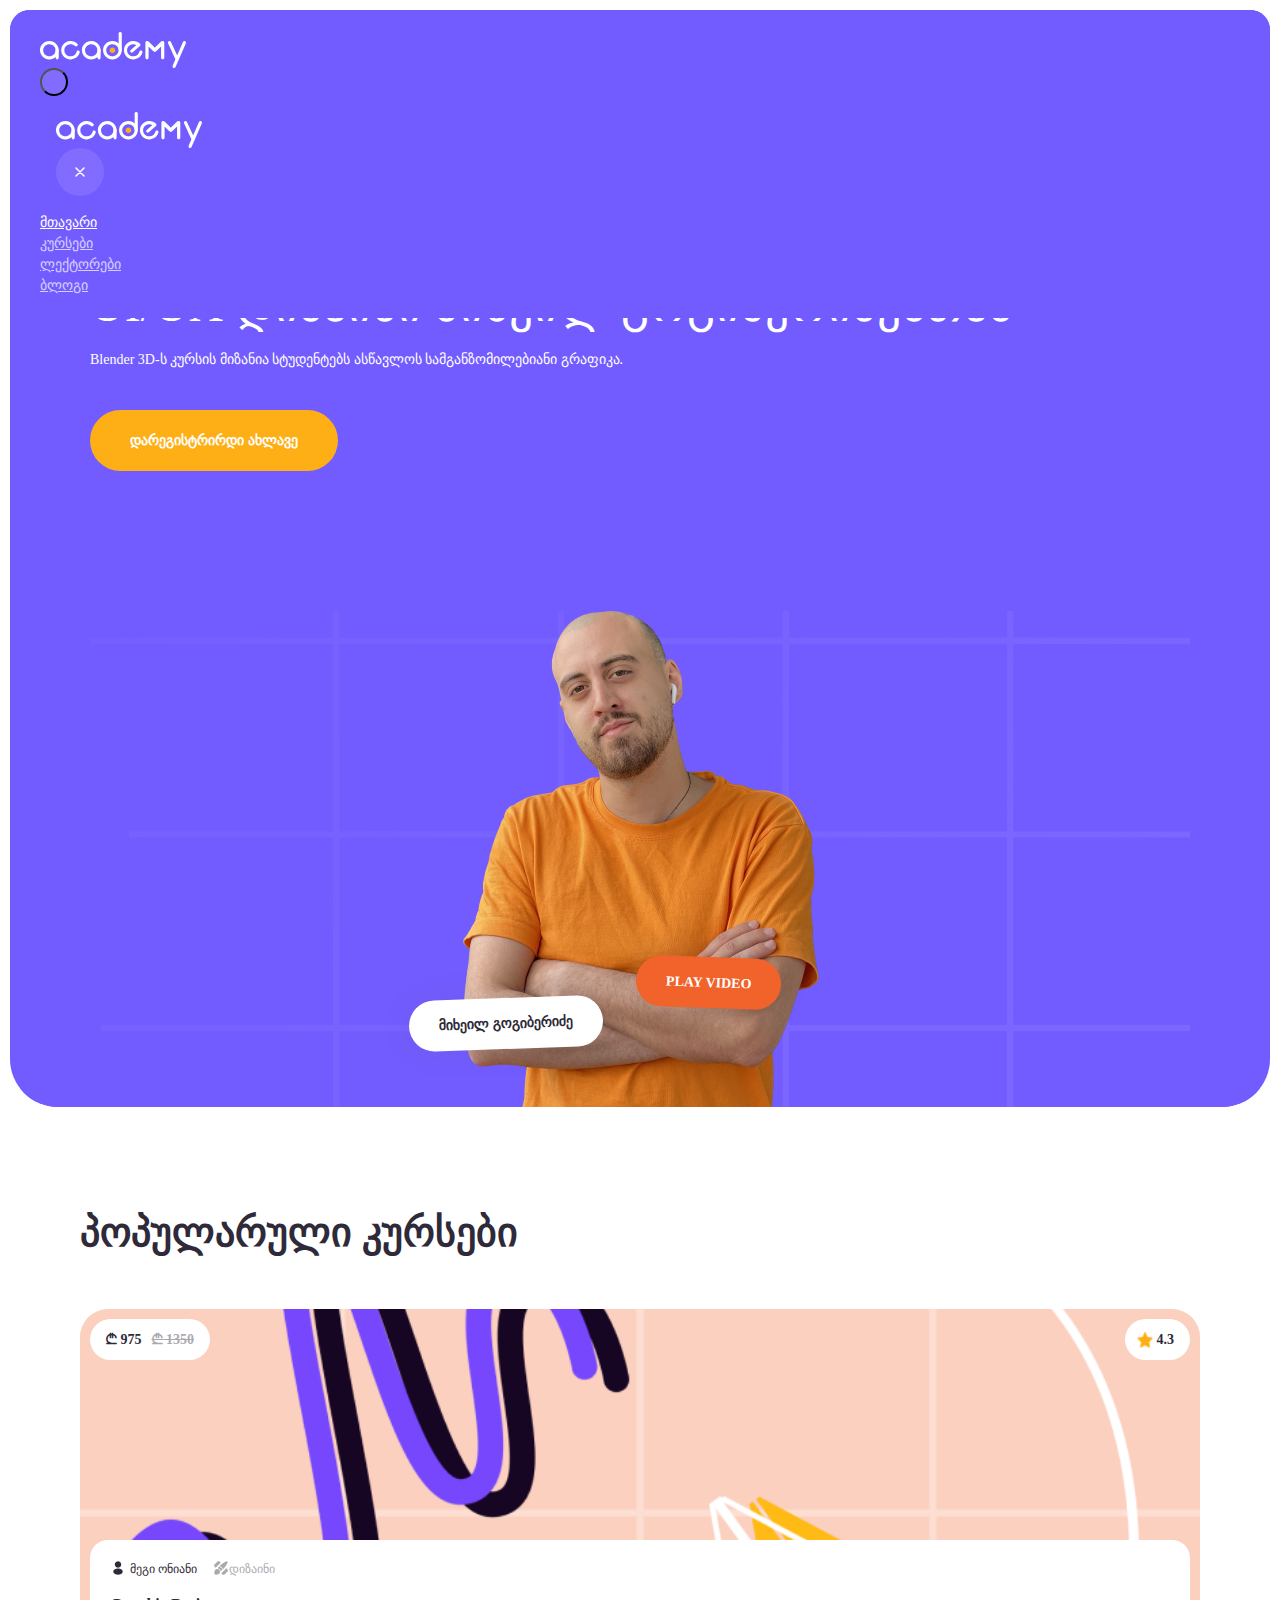
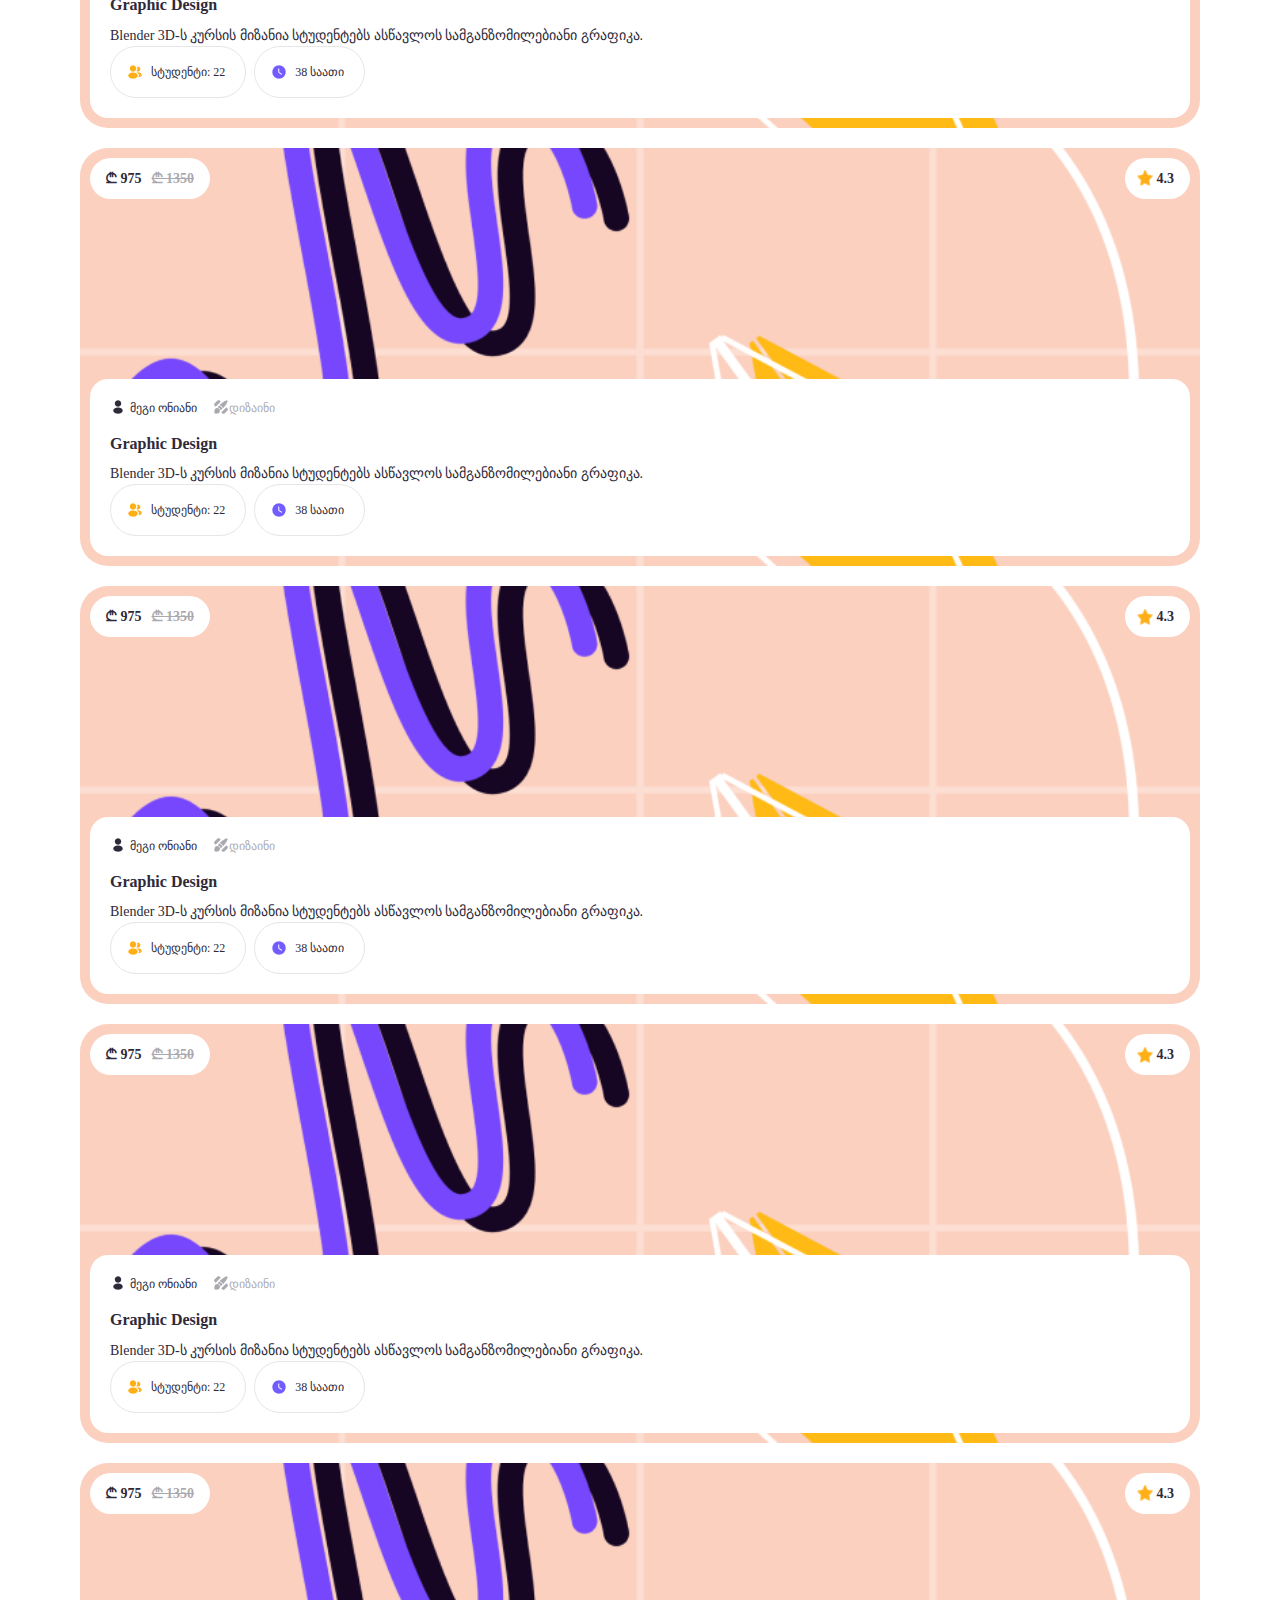
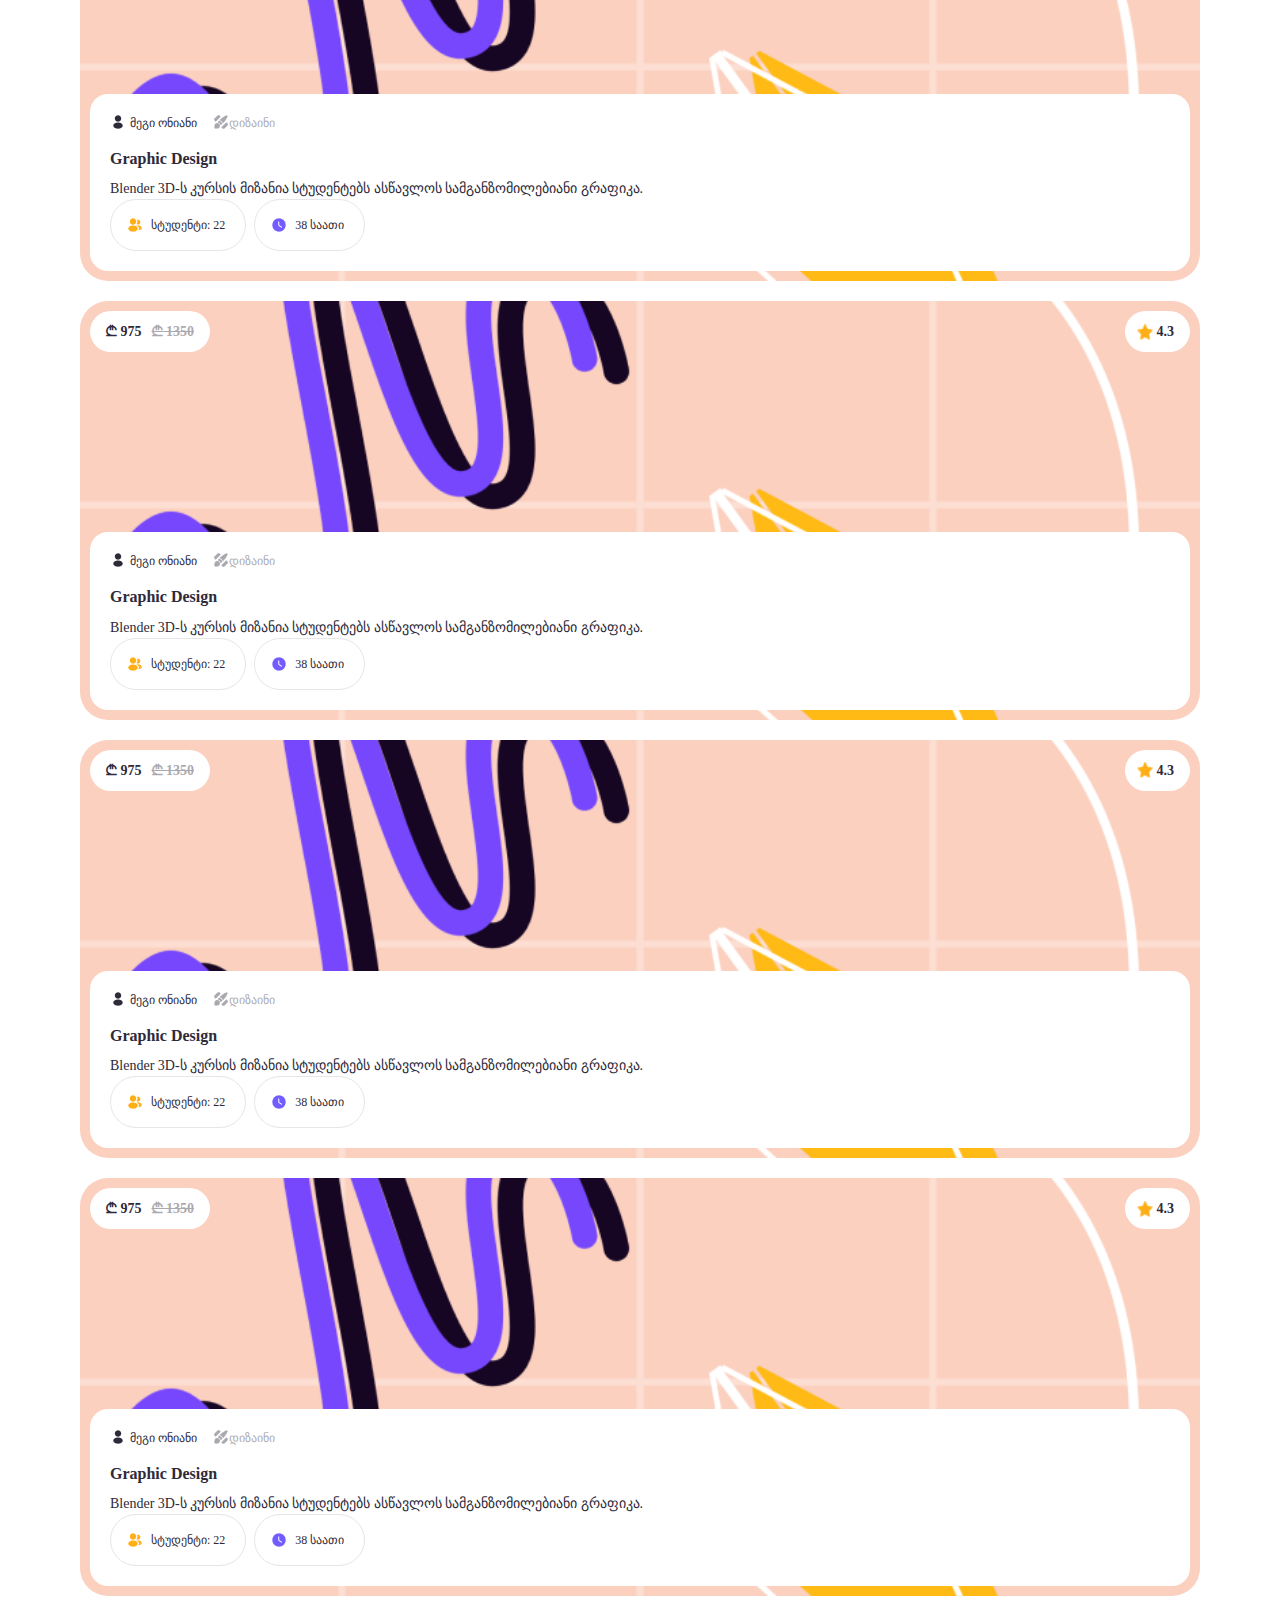
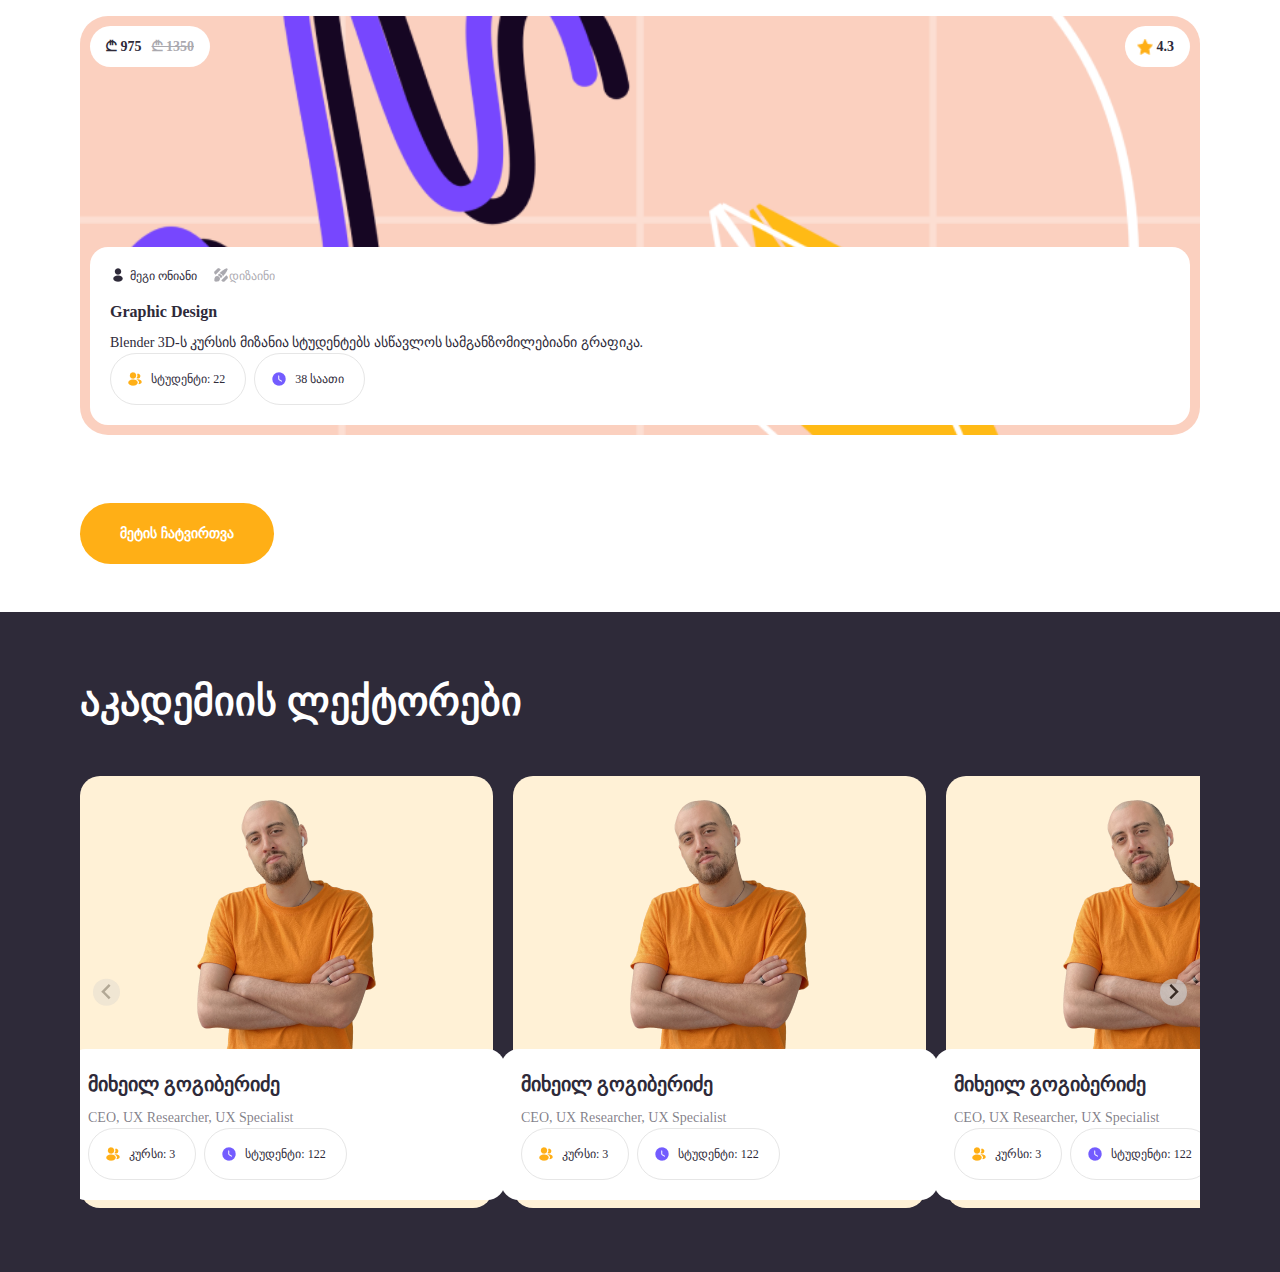
<file: pages/courses.html>
<!DOCTYPE html>
<html lang="en">
<head>
    <meta charset="UTF-8">
    <meta http-equiv="X-UA-Compatible" content="IE=edge">
    <meta name="viewport" content="width=device-width, initial-scale=1.0">
    <link rel="stylesheet" href="../styles/courses.css">
    <link rel="stylesheet" href="https://cdn.jsdelivr.net/npm/@splidejs/splide@4.0.6/dist/css/splide.min.css" />
    <link href="https://cdn.jsdelivr.net/npm/bootstrap@5.1.3/dist/css/bootstrap.min.css" rel="stylesheet" integrity="sha384-1BmE4kWBq78iYhFldvKuhfTAU6auU8tT94WrHftjDbrCEXSU1oBoqyl2QvZ6jIW3" crossorigin="anonymous">
    <script src="https://cdn.jsdelivr.net/npm/@popperjs/core@2.10.2/dist/umd/popper.min.js" integrity="sha384-7+zCNj/IqJ95wo16oMtfsKbZ9ccEh31eOz1HGyDuCQ6wgnyJNSYdrPa03rtR1zdB" crossorigin="anonymous"></script>
    <script src="https://cdn.jsdelivr.net/npm/bootstrap@5.1.3/dist/js/bootstrap.min.js" integrity="sha384-QJHtvGhmr9XOIpI6YVutG+2QOK9T+ZnN4kzFN1RtK3zEFEIsxhlmWl5/YESvpZ13" crossorigin="anonymous"></script>
    <script src="https://cdn.jsdelivr.net/npm/@splidejs/splide@4.0.6/dist/js/splide.min.js"></script>

    <link rel="stylesheet" type="text/css" href="../styles/styles.css">

    <title>Courses</title>
    <link rel="icon" href="../images/academy-png-2.png">
</head>
<body>
    <header class="wa-header">
        <nav class="navbar wa-navbar navbar-expand-sm hide-on-scroll">
            <div class="container-fluid">
                <a class="navbar-brand" href="#">
                    <div class="logo-primary"></div>
                </a>
                <button class="navbar-toggler" type="button" data-bs-toggle="offcanvas"
                    data-bs-target="#wa-navbar-offcanvas" aria-controls="wa-navbar-offcanvas">
                    <span class="icon burger-i"></span>
                </button>
                <div class="offcanvas offcanvas-end" tabindex="-1" id="wa-navbar-offcanvas">
                    <div class="offcanvas-header">
                        <div class="logo-primary"></div>
                        <button type="button" class="wa-btn-close" data-bs-dismiss="offcanvas"
                            aria-label="Close"></button>
                    </div>
                    <div class="offcanvas-body">
                        <ul class="navbar-nav ms-sm-auto">
                            <li class="nav-item">
                                <a class="nav-link active" aria-current="page" href="./home.html">მთავარი</a>
                            </li>

                            <li class="nav-item">
                                <a class="nav-link" aria-current="page" href="./courses.html">კურსები</a>
                            </li>

                            <li class="nav-item">
                                <a class="nav-link" aria-current="page" href="./lecturers.html">ლექტორები</a>
                            </li>

                            <li class="nav-item">
                                <a class="nav-link" aria-current="page" href="./Blog.html">ბლოგი</a>
                            </li>
                        </ul>
                    </div>
                    <div class="offcanvas-footer wa-social-medias">
                        <a href="#" class="wa-btn wa-btn-outlined wa-btn-round">
                            <div class="icon facebook-i"></div>
                        </a>
                        <a href="#" class="wa-btn wa-btn-outlined wa-btn-round">
                            <div class="icon youtube-i"></div>
                        </a>
                        <a href="#" class="wa-btn wa-btn-outlined wa-btn-round">
                            <div class="icon instagram-i"></div>
                        </a>
                        <a href="#" class="wa-btn wa-btn-outlined wa-btn-round">
                            <div class="icon linkedin-i"></div>
                        </a>
                    </div>
                </div>
            </div>
        </nav>




    <section class="container-fluid banner_section">
            <div class="row justify-content-between banner_div">
                <div class="banner_text-wrapper col-xxl-6 col-xl-7">
                    <p class="banner-price">₾ 975</p>

                    <!-- ფასდაკლების ელემენტი -->
                    <!-- <div class="banner-discount">
                        <img src="../images/fire-fill 1.png" alt="">    ₾ 975 <span class="discount-old-price">₾ 1350</span> <span class="discount-price">-30%</span>
                    </div> -->
                    <p class="banner-title">
                        UI/UX დიზაინი
                        მიხეილ გოგიბერიძესთან
                    </p>
                    <p class="banner-description col-xl-6 ">
                        Blender 3D-ს კურსის მიზანია სტუდენტებს ასწავლოს სამგანზომილებიანი გრაფიკა.
                    </p>
                    <button class="banner_button">დარეგისტრირდი ახლავე</button>
                </div>
            <div class="banner_img-wrapper col-xxl-6 col-xl-5">
                <img src="../images/Mikheil 1.png" alt="">
                <button class="banner_video-button">PLAY VIDEO</button>
                <button class="banner_name-button">მიხეილ გოგიბერიძე</button>
            </div>
        </div>
    </section>
    </header>
    
    <section class="container-xxl courses-section">
        <p class="courses-title">პოპულარული კურსები</p>
        <p class="courses-title-mobile">კურსები</p>
        <div class="courses_block-wrapper row">
            <div class="col-xl-4 col-md-6 col-12">
                <div class="courses_block">
                    <div class="courses_block-prices">
                        <div class="left-price">
                            ₾ 975 <span class="old-price">₾ 1350</span>
                        </div>
                        <div class="right-price">
                            <img src="../images/Vector.png" alt="">
                            <p class="right_price-p">4.3</p>
                        </div>
                    </div>
                    <a class="textDec" href="./course-page.html">
                    <div class="courses-description">
                        <div class="lecturer-part">
                            <img src="../images/frame.png" alt="">
                            <p class="lacturer-name">მეგი ონიანი</p>
                            <img class="light-img" src="../images/designtools.png" alt="">
                            <p class="course-name">დიზაინი</p>
                        </div>
                        <p class="courses-card-title">
                            Graphic Design
                        </p>
                        <p class="courses-card-text">
                            Blender 3D-ს კურსის მიზანია სტუდენტებს ასწავლოს სამგანზომილებიანი გრაფიკა.
                        </p>
                        <div class="courses-block-buttons">
                            <div class="courses-block-button">
                                <img src="../images/profile-2user.png" alt="">
                                <p>სტუდენტი: 22</p>
                            </div>
                            <div class="courses-block-button">
                                <img src="../images/clock.png" alt="">
                                <p>38 საათი</p>
                            </div>
                        </div>
                        </a>
                    </div>
                </div>
            </div>

            <div class="col-xl-4 col-md-6 col-12">
                <div class="courses_block">
                    <div class="courses_block-prices">
                        <div class="left-price">
                            ₾ 975 <span class="old-price">₾ 1350</span>
                        </div>
                        <div class="right-price">
                            <img src="../images/Vector.png" alt="">
                            <p class="right_price-p">4.3</p>
                        </div>
                    </div>
                    <a class="textDec" href="./course-page.html">
                    <div class="courses-description">
                        <div class="lecturer-part">
                            <img src="../images/frame.png" alt="">
                            <p class="lacturer-name">მეგი ონიანი</p>
                            <img class="light-img" src="../images/designtools.png" alt="">
                            <p class="course-name">დიზაინი</p>
                        </div>
                        <p class="courses-card-title">
                            Graphic Design
                        </p>
                        <p class="courses-card-text">
                            Blender 3D-ს კურსის მიზანია სტუდენტებს ასწავლოს სამგანზომილებიანი გრაფიკა.
                        </p>
                        <div class="courses-block-buttons">
                            <div class="courses-block-button">
                                <img src="../images/profile-2user.png" alt="">
                                <p>სტუდენტი: 22</p>
                            </div>
                            <div class="courses-block-button">
                                <img src="../images/clock.png" alt="">
                                <p>38 საათი</p>
                            </div>
                        </div>
                        </a>
                    </div>
                </div>
            </div>

            <div class="col-xl-4 col-md-6 col-12">
                <div class="courses_block">
                    <div class="courses_block-prices">
                        <div class="left-price">
                            ₾ 975 <span class="old-price">₾ 1350</span>
                        </div>
                        <div class="right-price">
                            <img src="../images/Vector.png" alt="">
                            <p class="right_price-p">4.3</p>
                        </div>
                    </div>
                    <a class="textDec" href="./course-page.html">
                    <div class="courses-description">
                        <div class="lecturer-part">
                            <img src="../images/frame.png" alt="">
                            <p class="lacturer-name">მეგი ონიანი</p>
                            <img class="light-img" src="../images/designtools.png" alt="">
                            <p class="course-name">დიზაინი</p>
                        </div>
                        <p class="courses-card-title">
                            Graphic Design
                        </p>
                        <p class="courses-card-text">
                            Blender 3D-ს კურსის მიზანია სტუდენტებს ასწავლოს სამგანზომილებიანი გრაფიკა.
                        </p>
                        <div class="courses-block-buttons">
                            <div class="courses-block-button">
                                <img src="../images/profile-2user.png" alt="">
                                <p>სტუდენტი: 22</p>
                            </div>
                            <div class="courses-block-button">
                                <img src="../images/clock.png" alt="">
                                <p>38 საათი</p>
                            </div>
                        </div>
                        </a>
                    </div>
                </div>
            </div>

            <div class="col-xl-4 col-md-6 col-12">
                <div class="courses_block">
                    <div class="courses_block-prices">
                        <div class="left-price">
                            ₾ 975 <span class="old-price">₾ 1350</span>
                        </div>
                        <div class="right-price">
                            <img src="../images/Vector.png" alt="">
                            <p class="right_price-p">4.3</p>
                        </div>
                    </div>
                    <div class="courses-description">
                        <div class="lecturer-part">
                            <img src="../images/frame.png" alt="">
                            <p class="lacturer-name">მეგი ონიანი</p>
                            <img class="light-img" src="../images/designtools.png" alt="">
                            <p class="course-name">დიზაინი</p>
                        </div>
                        <p class="courses-card-title">
                            Graphic Design
                        </p>
                        <p class="courses-card-text">
                            Blender 3D-ს კურსის მიზანია სტუდენტებს ასწავლოს სამგანზომილებიანი გრაფიკა.
                        </p>
                        <div class="courses-block-buttons">
                            <div class="courses-block-button">
                                <img src="../images/profile-2user.png" alt="">
                                <p>სტუდენტი: 22</p>
                            </div>
                            <div class="courses-block-button">
                                <img src="../images/clock.png" alt="">
                                <p>38 საათი</p>
                            </div>
                        </div>
                    </div>
                </div>
            </div>

            <div class="col-xl-4 col-md-6 col-12">
                <div class="courses_block">
                    <div class="courses_block-prices">
                        <div class="left-price">
                            ₾ 975 <span class="old-price">₾ 1350</span>
                        </div>
                        <div class="right-price">
                            <img src="../images/Vector.png" alt="">
                            <p class="right_price-p">4.3</p>
                        </div>
                    </div>
                    <div class="courses-description">
                        <div class="lecturer-part">
                            <img src="../images/frame.png" alt="">
                            <p class="lacturer-name">მეგი ონიანი</p>
                            <img class="light-img" src="../images/designtools.png" alt="">
                            <p class="course-name">დიზაინი</p>
                        </div>
                        <p class="courses-card-title">
                            Graphic Design
                        </p>
                        <p class="courses-card-text">
                            Blender 3D-ს კურსის მიზანია სტუდენტებს ასწავლოს სამგანზომილებიანი გრაფიკა.
                        </p>
                        <div class="courses-block-buttons">
                            <div class="courses-block-button">
                                <img src="../images/profile-2user.png" alt="">
                                <p>სტუდენტი: 22</p>
                            </div>
                            <div class="courses-block-button">
                                <img src="../images/clock.png" alt="">
                                <p>38 საათი</p>
                            </div>
                        </div>
                    </div>
                </div>
            </div>

            <div class="col-xl-4 col-md-6 col-12">
                <div class="courses_block">
                    <div class="courses_block-prices">
                        <div class="left-price">
                            ₾ 975 <span class="old-price">₾ 1350</span>
                        </div>
                        <div class="right-price">
                            <img src="../images/Vector.png" alt="">
                            <p class="right_price-p">4.3</p>
                        </div>
                    </div>
                    <div class="courses-description">
                        <div class="lecturer-part">
                            <img src="../images/frame.png" alt="">
                            <p class="lacturer-name">მეგი ონიანი</p>
                            <img class="light-img" src="../images/designtools.png" alt="">
                            <p class="course-name">დიზაინი</p>
                        </div>
                        <p class="courses-card-title">
                            Graphic Design
                        </p>
                        <p class="courses-card-text">
                            Blender 3D-ს კურსის მიზანია სტუდენტებს ასწავლოს სამგანზომილებიანი გრაფიკა.
                        </p>
                        <div class="courses-block-buttons">
                            <div class="courses-block-button">
                                <img src="../images/profile-2user.png" alt="">
                                <p>სტუდენტი: 22</p>
                            </div>
                            <div class="courses-block-button">
                                <img src="../images/clock.png" alt="">
                                <p>38 საათი</p>
                            </div>
                        </div>
                    </div>
                </div>
            </div>

            <div class="col-xl-4 col-md-6 col-12">
                <div class="courses_block">
                    <div class="courses_block-prices">
                        <div class="left-price">
                            ₾ 975 <span class="old-price">₾ 1350</span>
                        </div>
                        <div class="right-price">
                            <img src="../images/Vector.png" alt="">
                            <p class="right_price-p">4.3</p>
                        </div>
                    </div>
                    <div class="courses-description">
                        <div class="lecturer-part">
                            <img src="../images/frame.png" alt="">
                            <p class="lacturer-name">მეგი ონიანი</p>
                            <img class="light-img" src="../images/designtools.png" alt="">
                            <p class="course-name">დიზაინი</p>
                        </div>
                        <p class="courses-card-title">
                            Graphic Design
                        </p>
                        <p class="courses-card-text">
                            Blender 3D-ს კურსის მიზანია სტუდენტებს ასწავლოს სამგანზომილებიანი გრაფიკა.
                        </p>
                        <div class="courses-block-buttons">
                            <div class="courses-block-button">
                                <img src="../images/profile-2user.png" alt="">
                                <p>სტუდენტი: 22</p>
                            </div>
                            <div class="courses-block-button">
                                <img src="../images/clock.png" alt="">
                                <p>38 საათი</p>
                            </div>
                        </div>
                    </div>
                </div>
            </div>

            <div class="col-xl-4 col-md-6 col-12">
                <div class="courses_block">
                    <div class="courses_block-prices">
                        <div class="left-price">
                            ₾ 975 <span class="old-price">₾ 1350</span>
                        </div>
                        <div class="right-price">
                            <img src="../images/Vector.png" alt="">
                            <p class="right_price-p">4.3</p>
                        </div>
                    </div>
                    <div class="courses-description">
                        <div class="lecturer-part">
                            <img src="../images/frame.png" alt="">
                            <p class="lacturer-name">მეგი ონიანი</p>
                            <img class="light-img" src="../images/designtools.png" alt="">
                            <p class="course-name">დიზაინი</p>
                        </div>
                        <p class="courses-card-title">
                            Graphic Design
                        </p>
                        <p class="courses-card-text">
                            Blender 3D-ს კურსის მიზანია სტუდენტებს ასწავლოს სამგანზომილებიანი გრაფიკა.
                        </p>
                        <div class="courses-block-buttons">
                            <div class="courses-block-button">
                                <img src="../images/profile-2user.png" alt="">
                                <p>სტუდენტი: 22</p>
                            </div>
                            <div class="courses-block-button">
                                <img src="../images/clock.png" alt="">
                                <p>38 საათი</p>
                            </div>
                        </div>
                    </div>
                </div>
            </div>

            <div class="col-xl-4 col-md-6 col-12">
                <div class="courses_block">
                    <div class="courses_block-prices">
                        <div class="left-price">
                            ₾ 975 <span class="old-price">₾ 1350</span>
                        </div>
                        <div class="right-price">
                            <img src="../images/Vector.png" alt="">
                            <p class="right_price-p">4.3</p>
                        </div>
                    </div>
                    <div class="courses-description">
                        <div class="lecturer-part">
                            <img src="../images/frame.png" alt="">
                            <p class="lacturer-name">მეგი ონიანი</p>
                            <img class="light-img" src="../images/designtools.png" alt="">
                            <p class="course-name">დიზაინი</p>
                        </div>
                        <p class="courses-card-title">
                            Graphic Design
                        </p>
                        <p class="courses-card-text">
                            Blender 3D-ს კურსის მიზანია სტუდენტებს ასწავლოს სამგანზომილებიანი გრაფიკა.
                        </p>
                        <div class="courses-block-buttons">
                            <div class="courses-block-button">
                                <img src="../images/profile-2user.png" alt="">
                                <p>სტუდენტი: 22</p>
                            </div>
                            <div class="courses-block-button">
                                <img src="../images/clock.png" alt="">
                                <p>38 საათი</p>
                            </div>
                        </div>
                    </div>
                </div>
            </div>


            <div class="col-xl-4 col-md-6 col-12 courses_block-none">
                <div class="courses_block">
                    <div class="courses_block-prices">
                        <div class="left-price">
                            ₾ 975 <span class="old-price">₾ 1350</span>
                        </div>
                        <div class="right-price">
                            <img src="../images/Vector.png" alt="">
                            <p class="right_price-p">4.3</p>
                        </div>
                    </div>
                    <div class="courses-description">
                        <div class="lecturer-part">
                            <img src="../images/frame.png" alt="">
                            <p class="lacturer-name">მეგი ონიანი</p>
                            <img class="light-img" src="../images/designtools.png" alt="">
                            <p class="course-name">დიზაინი</p>
                        </div>
                        <p class="courses-card-title">
                            Graphic Design
                        </p>
                        <p class="courses-card-text">
                            Blender 3D-ს კურსის მიზანია სტუდენტებს ასწავლოს სამგანზომილებიანი გრაფიკა.
                        </p>
                        <div class="courses-block-buttons">
                            <div class="courses-block-button">
                                <img src="../images/profile-2user.png" alt="">
                                <p>სტუდენტი: 22</p>
                            </div>
                            <div class="courses-block-button">
                                <img src="../images/clock.png" alt="">
                                <p>38 საათი</p>
                            </div>
                        </div>
                    </div>
                </div>
            </div>
            <div class="col-xl-4 col-md-6 col-12 courses_block-none">
                <div class="courses_block">
                    <div class="courses_block-prices">
                        <div class="left-price">
                            ₾ 975 <span class="old-price">₾ 1350</span>
                        </div>
                        <div class="right-price">
                            <img src="../images/Vector.png" alt="">
                            <p class="right_price-p">4.3</p>
                        </div>
                    </div>
                    <div class="courses-description">
                        <div class="lecturer-part">
                            <img src="../images/frame.png" alt="">
                            <p class="lacturer-name">მეგი ონიანი</p>
                            <img class="light-img" src="../images/designtools.png" alt="">
                            <p class="course-name">დიზაინი</p>
                        </div>
                        <p class="courses-card-title">
                            Graphic Design
                        </p>
                        <p class="courses-card-text">
                            Blender 3D-ს კურსის მიზანია სტუდენტებს ასწავლოს სამგანზომილებიანი გრაფიკა.
                        </p>
                        <div class="courses-block-buttons">
                            <div class="courses-block-button">
                                <img src="../images/profile-2user.png" alt="">
                                <p>სტუდენტი: 22</p>
                            </div>
                            <div class="courses-block-button">
                                <img src="../images/clock.png" alt="">
                                <p>38 საათი</p>
                            </div>
                        </div>
                    </div>
                </div>
            </div>
            <div class="col-xl-4 col-md-6 col-12 courses_block-none">
                <div class="courses_block">
                    <div class="courses_block-prices">
                        <div class="left-price">
                            ₾ 975 <span class="old-price">₾ 1350</span>
                        </div>
                        <div class="right-price">
                            <img src="../images/Vector.png" alt="">
                            <p class="right_price-p">4.3</p>
                        </div>
                    </div>
                    <div class="courses-description">
                        <div class="lecturer-part">
                            <img src="../images/frame.png" alt="">
                            <p class="lacturer-name">მეგი ონიანი</p>
                            <img class="light-img" src="../images/designtools.png" alt="">
                            <p class="course-name">დიზაინი</p>
                        </div>
                        <p class="courses-card-title">
                            Graphic Design
                        </p>
                        <p class="courses-card-text">
                            Blender 3D-ს კურსის მიზანია სტუდენტებს ასწავლოს სამგანზომილებიანი გრაფიკა.
                        </p>
                        <div class="courses-block-buttons">
                            <div class="courses-block-button">
                                <img src="../images/profile-2user.png" alt="">
                                <p>სტუდენტი: 22</p>
                            </div>
                            <div class="courses-block-button">
                                <img src="../images/clock.png" alt="">
                                <p>38 საათი</p>
                            </div>
                        </div>
                    </div>
                </div>
            </div>
            <div class="col-xl-4 col-md-6 col-12 courses_block-none">
                <div class="courses_block">
                    <div class="courses_block-prices">
                        <div class="left-price">
                            ₾ 975 <span class="old-price">₾ 1350</span>
                        </div>
                        <div class="right-price">
                            <img src="../images/Vector.png" alt="">
                            <p class="right_price-p">4.3</p>
                        </div>
                    </div>
                    <div class="courses-description">
                        <div class="lecturer-part">
                            <img src="../images/frame.png" alt="">
                            <p class="lacturer-name">მეგი ონიანი</p>
                            <img class="light-img" src="../images/designtools.png" alt="">
                            <p class="course-name">დიზაინი</p>
                        </div>
                        <p class="courses-card-title">
                            Graphic Design
                        </p>
                        <p class="courses-card-text">
                            Blender 3D-ს კურსის მიზანია სტუდენტებს ასწავლოს სამგანზომილებიანი გრაფიკა.
                        </p>
                        <div class="courses-block-buttons">
                            <div class="courses-block-button">
                                <img src="../images/profile-2user.png" alt="">
                                <p>სტუდენტი: 22</p>
                            </div>
                            <div class="courses-block-button">
                                <img src="../images/clock.png" alt="">
                                <p>38 საათი</p>
                            </div>
                        </div>
                    </div>
                </div>
            </div>
            <div class="col-xl-4 col-md-6 col-12 courses_block-none">
                <div class="courses_block">
                    <div class="courses_block-prices">
                        <div class="left-price">
                            ₾ 975 <span class="old-price">₾ 1350</span>
                        </div>
                        <div class="right-price">
                            <img src="../images/Vector.png" alt="">
                            <p class="right_price-p">4.3</p>
                        </div>
                    </div>
                    <div class="courses-description">
                        <div class="lecturer-part">
                            <img src="../images/frame.png" alt="">
                            <p class="lacturer-name">მეგი ონიანი</p>
                            <img class="light-img" src="../images/designtools.png" alt="">
                            <p class="course-name">დიზაინი</p>
                        </div>
                        <p class="courses-card-title">
                            Graphic Design
                        </p>
                        <p class="courses-card-text">
                            Blender 3D-ს კურსის მიზანია სტუდენტებს ასწავლოს სამგანზომილებიანი გრაფიკა.
                        </p>
                        <div class="courses-block-buttons">
                            <div class="courses-block-button">
                                <img src="../images/profile-2user.png" alt="">
                                <p>სტუდენტი: 22</p>
                            </div>
                            <div class="courses-block-button">
                                <img src="../images/clock.png" alt="">
                                <p>38 საათი</p>
                            </div>
                        </div>
                    </div>
                </div>
            </div>
            <div class="col-xl-4 col-md-6 col-12 courses_block-none" id="blockIndicator">
                <div class="courses_block">
                    <div class="courses_block-prices">
                        <div class="left-price">
                            ₾ 975 <span class="old-price">₾ 1350</span>
                        </div>
                        <div class="right-price">
                            <img src="../images/Vector.png" alt="">
                            <p class="right_price-p">4.3</p>
                        </div>
                    </div>
                    <div class="courses-description">
                        <div class="lecturer-part">
                            <img src="../images/frame.png" alt="">
                            <p class="lacturer-name">მეგი ონიანი</p>
                            <img class="light-img" src="../images/designtools.png" alt="">
                            <p class="course-name">დიზაინი</p>
                        </div>
                        <p class="courses-card-title">
                            Graphic Design
                        </p>
                        <p class="courses-card-text">
                            Blender 3D-ს კურსის მიზანია სტუდენტებს ასწავლოს სამგანზომილებიანი გრაფიკა.
                        </p>
                        <div class="courses-block-buttons">
                            <div class="courses-block-button">
                                <img src="../images/profile-2user.png" alt="">
                                <p>სტუდენტი: 22</p>
                            </div>
                            <div class="courses-block-button">
                                <img src="../images/clock.png" alt="">
                                <p>38 საათი</p>
                            </div>
                        </div>
                    </div>
                </div>
            </div>
        </div>
        <div class="container-fluid d-flex justify-content-center">
            <button class="more-button" id="moreButton">მეტის ჩატვირთვა</button>
        </div>
    </section>

    <section class="container-fuid slider-wrapper">
        <p class="slider-title">აკადემიის ლექტორები</p>
        <div class="splide" aria-labelledby="carousel-heading">
            <div class="splide__track">
                  <ul class="splide__list">
                      <li class="splide__slide">
                        <div class="slider-card">
                            <img class="slider-lecturer-img" src="../images/Mikheil 1 (1).png" alt="">
                            <div class="slider_text-box">
                                <p class="slide-title">მიხეილ გოგიბერიძე</p>
                                <p class="slider-description">CEO, UX Researcher, UX Specialist</p>
                                <div class="courses-block-buttons">
                                    <div class="courses-block-button">
                                        <img src="../images/profile-2user.png" alt="">
                                        <p>კურსი: 3</p>
                                    </div>
                                    <div class="courses-block-button">
                                        <img src="../images/clock.png" alt="">
                                        <p>სტუდენტი: 122</p>
                                    </div>
                                </div>
                            </div>
                        </div>
                      </li>

                      <li class="splide__slide">
                        <div class="slider-card">
                            <img class="slider-lecturer-img" src="../images/Mikheil 1 (1).png" alt="">
                            <div class="slider_text-box">
                                <p class="slide-title">მიხეილ გოგიბერიძე</p>
                                <p class="slider-description">CEO, UX Researcher, UX Specialist</p>
                                <div class="courses-block-buttons">
                                    <div class="courses-block-button">
                                        <img src="../images/profile-2user.png" alt="">
                                        <p>კურსი: 3</p>
                                    </div>
                                    <div class="courses-block-button">
                                        <img src="../images/clock.png" alt="">
                                        <p>სტუდენტი: 122</p>
                                    </div>
                                </div>
                            </div>
                        </div>
                      </li>

                      <li class="splide__slide">
                        <div class="slider-card">
                            <img class="slider-lecturer-img" src="../images/Mikheil 1 (1).png" alt="">
                            <div class="slider_text-box">
                                <p class="slide-title">მიხეილ გოგიბერიძე</p>
                                <p class="slider-description">CEO, UX Researcher, UX Specialist</p>
                                <div class="courses-block-buttons">
                                    <div class="courses-block-button">
                                        <img src="../images/profile-2user.png" alt="">
                                        <p>კურსი: 3</p>
                                    </div>
                                    <div class="courses-block-button">
                                        <img src="../images/clock.png" alt="">
                                        <p>სტუდენტი: 122</p>
                                    </div>
                                </div>
                            </div>
                        </div>
                      </li>

                      <li class="splide__slide">
                        <div class="slider-card">
                            <img class="slider-lecturer-img" src="../images/Mikheil 1 (1).png" alt="">
                            <div class="slider_text-box">
                                <p class="slide-title">მიხეილ გოგიბერიძე</p>
                                <p class="slider-description">CEO, UX Researcher, UX Specialist</p>
                                <div class="courses-block-buttons">
                                    <div class="courses-block-button">
                                        <img src="../images/profile-2user.png" alt="">
                                        <p>კურსი: 3</p>
                                    </div>
                                    <div class="courses-block-button">
                                        <img src="../images/clock.png" alt="">
                                        <p>სტუდენტი: 122</p>
                                    </div>
                                </div>
                            </div>
                        </div>
                      </li>

                      <li class="splide__slide">
                        <div class="slider-card">
                            <img class="slider-lecturer-img" src="../images/Mikheil 1 (1).png" alt="">
                            <div class="slider_text-box">
                                <p class="slide-title">მიხეილ გოგიბერიძე</p>
                                <p class="slider-description">CEO, UX Researcher, UX Specialist</p>
                                <div class="courses-block-buttons">
                                    <div class="courses-block-button">
                                        <img src="../images/profile-2user.png" alt="">
                                        <p>კურსი: 3</p>
                                    </div>
                                    <div class="courses-block-button">
                                        <img src="../images/clock.png" alt="">
                                        <p>სტუდენტი: 122</p>
                                    </div>
                                </div>
                            </div>
                        </div>
                      </li>

                      <li class="splide__slide">
                        <div class="slider-card">
                            <img class="slider-lecturer-img" src="../images/Mikheil 1 (1).png" alt="">
                            <div class="slider_text-box">
                                <p class="slide-title">მიხეილ გოგიბერიძე</p>
                                <p class="slider-description">CEO, UX Researcher, UX Specialist</p>
                                <div class="courses-block-buttons">
                                    <div class="courses-block-button">
                                        <img src="../images/profile-2user.png" alt="">
                                        <p>კურსი: 3</p>
                                    </div>
                                    <div class="courses-block-button">
                                        <img src="../images/clock.png" alt="">
                                        <p>სტუდენტი: 122</p>
                                    </div>
                                </div>
                            </div>
                        </div>
                      </li>

                  </ul>
            </div>
        </div>
    </section>

    <script>
        new Splide( '.splide', {
                perMove: 1,
                pagination: false,
                fixedWidth: "413px",
                autoHeight: true,
                gap: 20,
                breakpoints: {
                    576: {
                        fixedWidth: "320px",
                        pagination: true,
                        arrows: false
                    },
                    // 1550: {
                    //     perPage: 2
                    // },
                    // 1220: {
                    //     perPage: 1
                    // },
                    // 790: {
                    //     perPage: 1

                    // },
                    // 670: {
                    //     perPage: 1
                    // }

                }
        } ).mount();

        let coursesBlock = document.getElementById("blockIndicator");
        let moreButton = document.getElementById("moreButton");
        let courses = document.getElementsByClassName("courses_block-none");
        
        function onMoreButtonClick(){
            if(coursesBlock.style.display == "none"){
                for (let i = 0; i < courses.length; i++) {
                    const element = courses[i];
                    element.style.display = "block"
                }
            }else{
                for (let i = 0; i < courses.length; i++) {
                    const element = courses[i];
                    element.style.display = "none"
                }
            }
        };

        moreButton.addEventListener("click",onMoreButtonClick );
        // console.log(courses)


        // scrolling


        window.addEventListener("scroll", function() {
  
            if (window.scrollY > 0) {
                document.body.classList.add("scrolled");
            } else {
                document.body.classList.remove("scrolled");
            }
        }); 

    </script>


</body>
</html>
</file>
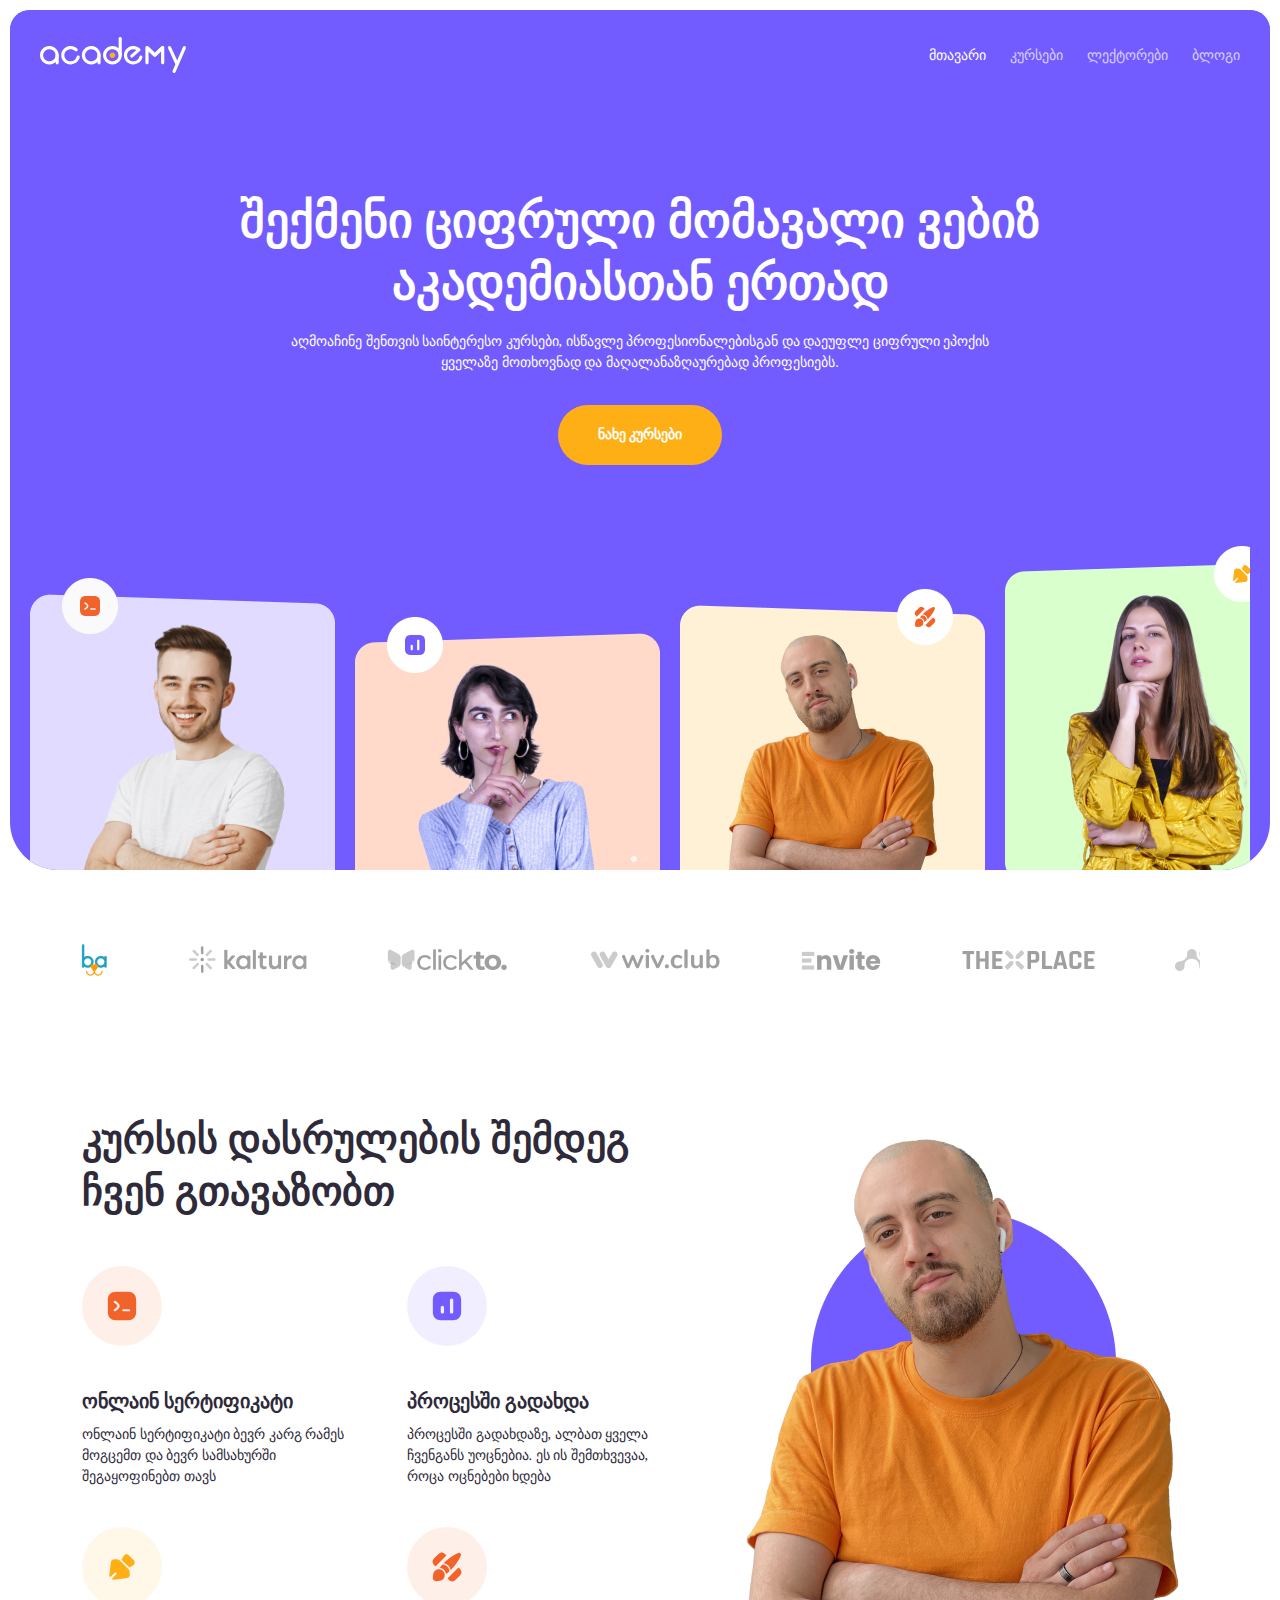
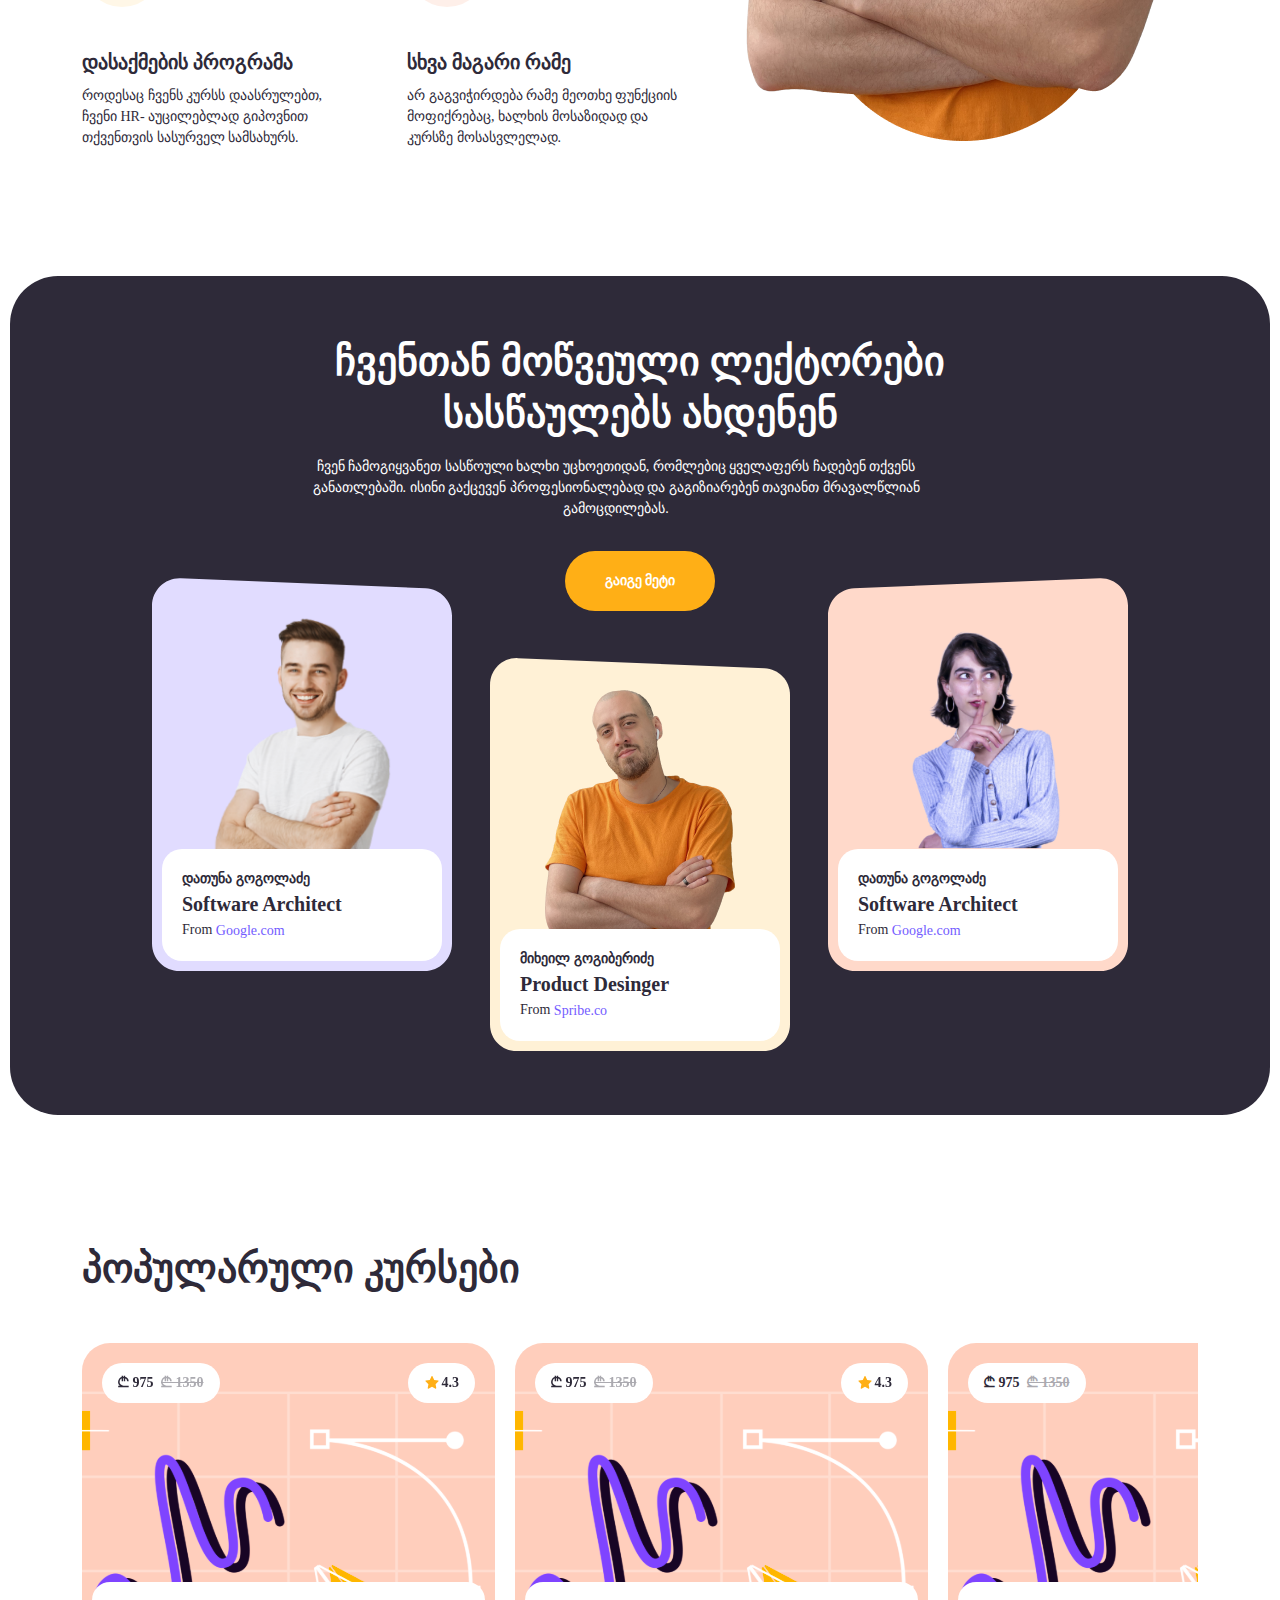
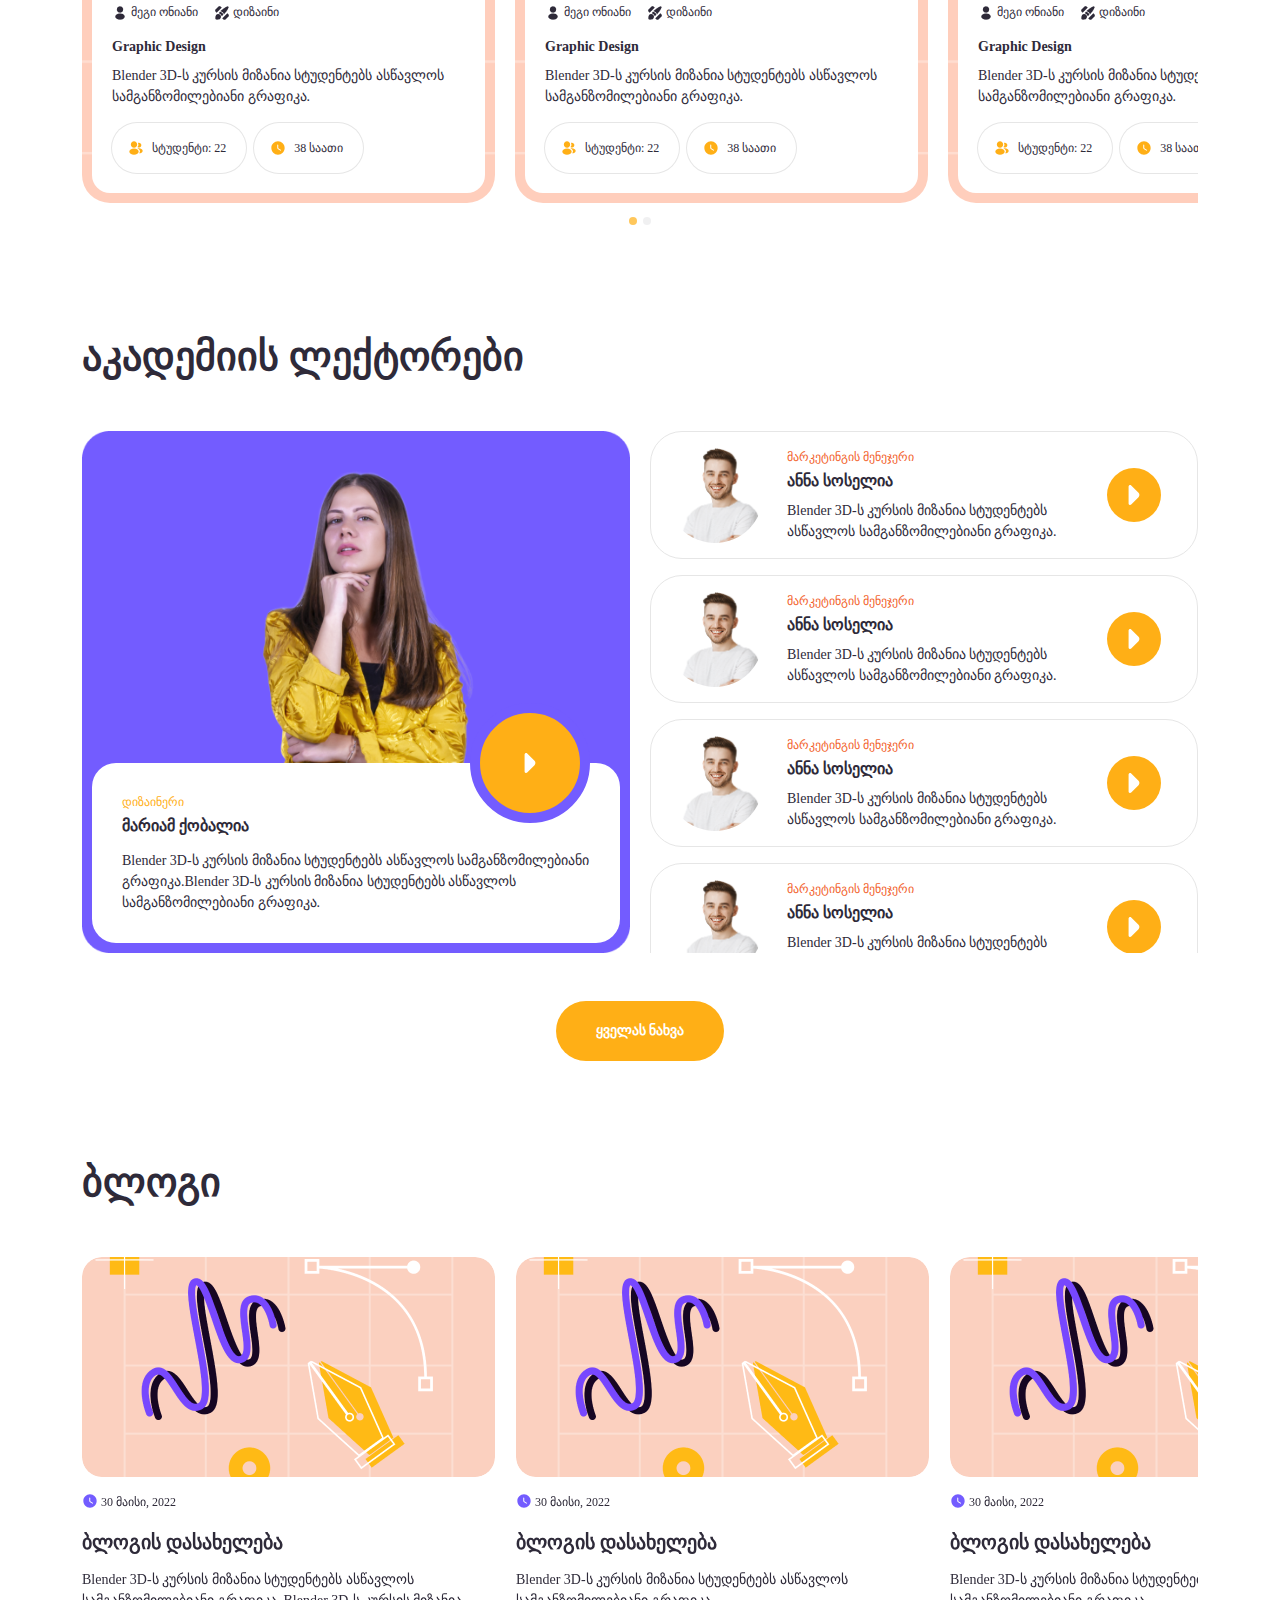
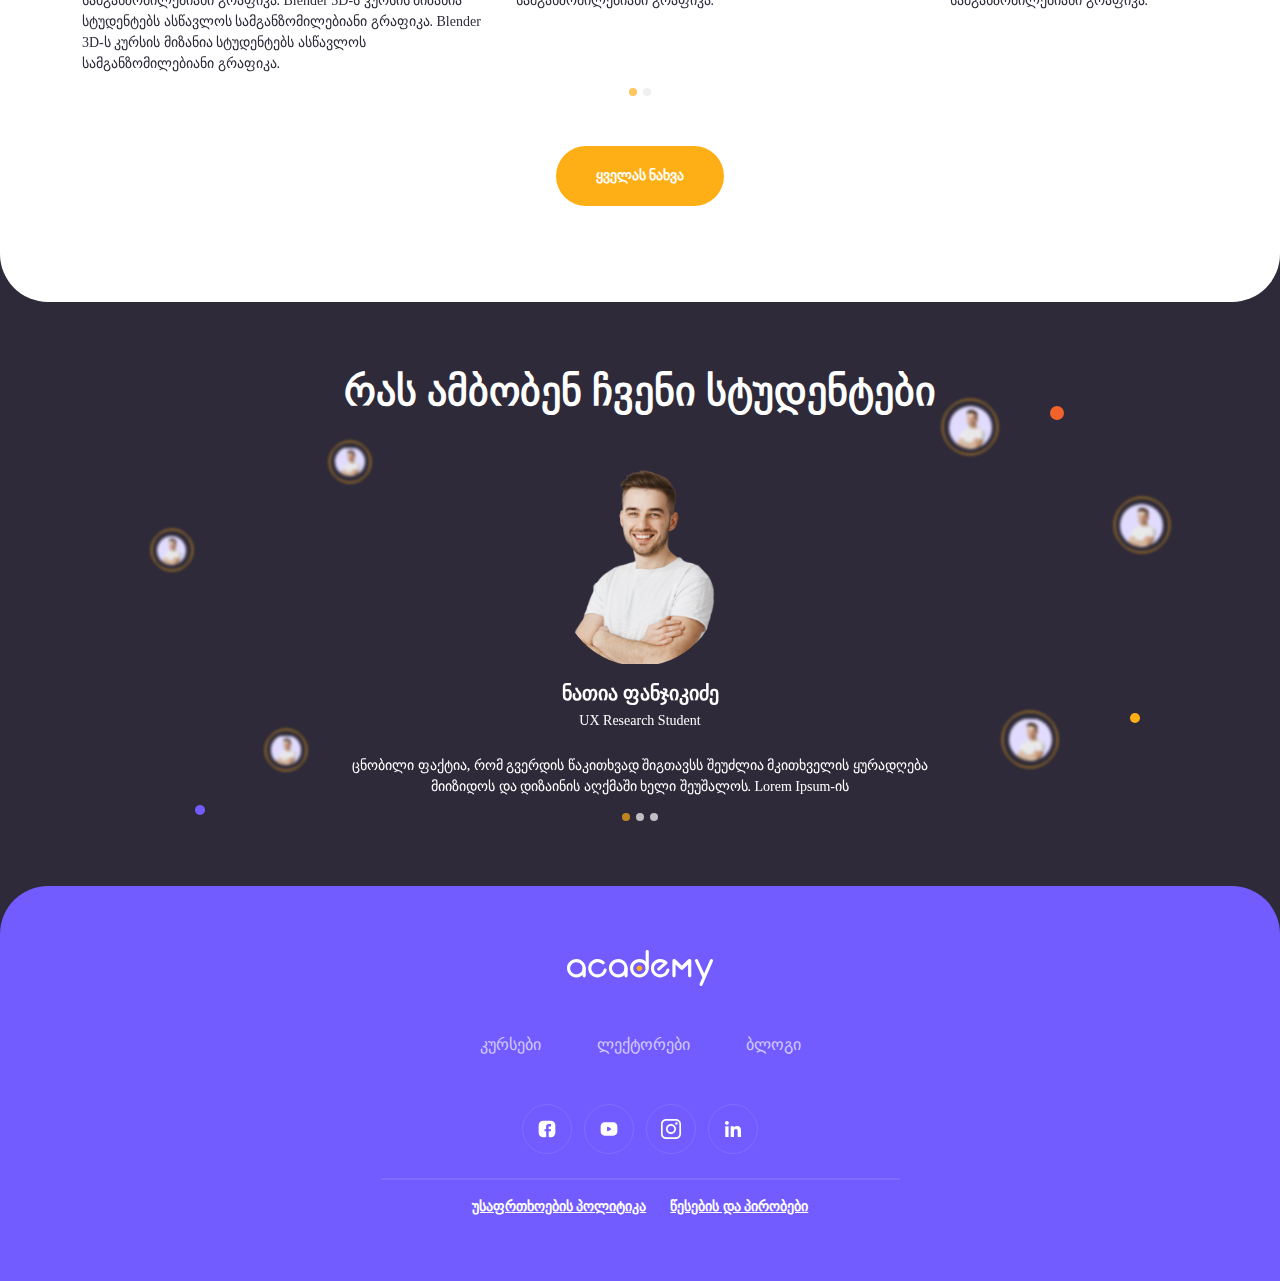
<file: pages/home.html>
<!DOCTYPE html>
<html lang="en">

<head>
    <meta charset="UTF-8">
    <meta http-equiv="X-UA-Compatible" content="IE=edge">
    <meta name="viewport" content="width=device-width, initial-scale=1.0">

    <!-- Bootstrap css -->
    <link rel="stylesheet" type="text/css" href="../styles/bootstrap.min.css">
    <!-- Splide CSS -->
    <link rel="stylesheet" href="../styles/splide.min.css" />

    <!-- Custom CSS -->
    <link rel="stylesheet" type="text/css" href="../styles/icons.css">
    <link rel="stylesheet" type="text/css" href="../styles/styles.css">
    <link rel="stylesheet" type="text/css" href="../styles/courses.css">

    <title>Academy</title>
    <link rel="icon" href="../images/academy-png-2.png">
</head>

<body>
    <header class="wa-header">
        <nav class="navbar wa-navbar navbar-expand-sm">
            <div class="container-fluid">
                <a class="navbar-brand" href="#">
                    <div class="logo-primary"></div>
                </a>
                <button class="navbar-toggler" type="button" data-bs-toggle="offcanvas"
                    data-bs-target="#wa-navbar-offcanvas" aria-controls="wa-navbar-offcanvas">
                    <span class="icon burger-i"></span>
                </button>
                <div class="offcanvas offcanvas-end" tabindex="-1" id="wa-navbar-offcanvas">
                    <div class="offcanvas-header">
                        <div class="logo-primary"></div>
                        <button type="button" class="wa-btn-close" data-bs-dismiss="offcanvas"
                            aria-label="Close"></button>
                    </div>
                    <div class="offcanvas-body">
                        <ul class="navbar-nav ms-sm-auto">
                            <li class="nav-item">
                                <a class="nav-link active" aria-current="page" href="./home.html">მთავარი</a>
                            </li>

                            <li class="nav-item">
                                <a class="nav-link" aria-current="page" href="./courses.html">კურსები</a>
                            </li>

                            <li class="nav-item">
                                <a class="nav-link" aria-current="page" href="./lecturers.html">ლექტორები</a>
                            </li>

                            <li class="nav-item">
                                <a class="nav-link" aria-current="page" href="./Blog.html">ბლოგი</a>
                            </li>
                        </ul>
                    </div>
                    <div class="offcanvas-footer wa-social-medias">
                        <a href="#" class="wa-btn wa-btn-outlined wa-btn-round">
                            <div class="icon facebook-i"></div>
                        </a>
                        <a href="#" class="wa-btn wa-btn-outlined wa-btn-round">
                            <div class="icon youtube-i"></div>
                        </a>
                        <a href="#" class="wa-btn wa-btn-outlined wa-btn-round">
                            <div class="icon instagram-i"></div>
                        </a>
                        <a href="#" class="wa-btn wa-btn-outlined wa-btn-round">
                            <div class="icon linkedin-i"></div>
                        </a>
                    </div>
                </div>
            </div>
        </nav>


        <div class="wa-heading-wrapper">
            <h1 class="ui-h1">
                შექმენი ციფრული მომავალი ვებიზ აკადემიასთან ერთად
            </h1>
            <p class="ui-text">
                აღმოაჩინე შენთვის საინტერესო კურსები, ისწავლე პროფესიონალებისგან და დაეუფლე ციფრული ეპოქის ყველაზე
                მოთხოვნად და მაღალანაზღაურებად პროფესიებს.
            </p>

            <a href="#" class="wa-btn wa-btn-primary me-auto ms-auto">ნახე კურსები</a>
        </div>

        <section class="wa-heroes-wrapper splide">
            <div class="splide__track">
                <ul class="splide__list">

                    <li class="splide__slide">
                        <div class="wa-hero-card one">
                            <a class="wa-hero-card-body" href="#">
                                <img src="../images/hero-1.png" alt="hero img">
                                <div class="hero-name case-on">დათუნა გოგოლაძე</div>
                                <div class="hero-position">Software Architect</div>
                            </a>
                        </div>
                    </li>



                    <li class="splide__slide">

                        <div class="wa-hero-card two">
                            <a class="wa-hero-card-body" href="#">
                                <img src="../images/hero-2.png" alt="hero img">
                                <div class="hero-name case-on">მეგი ონიანი</div>
                                <div class="hero-position">Graphic Designer</div>

                            </a>
                        </div>
                    </li>



                    <li class="splide__slide">
                        <div class="wa-hero-card three">
                            <a class="wa-hero-card-body" href="#">
                                <img src="../images/hero-3.png" alt="hero img">
                                <div class="hero-name case-on">მიხეილ გოგიბერიძე</div>
                                <div class="hero-position">Product Designer</div>
                            </a>
                        </div>

                    </li>

                    <li class="splide__slide">
                        <div class="wa-hero-card four">
                            <a class="wa-hero-card-body" href="#">
                                <img src="../images/hero-4.png" alt="hero img">
                                <div class="hero-name case-on">თინათინ ჯოხაძე</div>
                                <div class="hero-position">Software Architect</div>
                            </a>
                        </div>
                    </li>
                </ul>
            </div>
        </section>


    </header>



    <main>



        <section class="client-logos splide">
            <div class="splide__track">
                <ul class="splide__list">

                    <li class="splide__slide">
                        <img src="../images/kumba.png" alt="">
                    </li>


                    <li class="splide__slide">
                        <img src="../images/kaltura.png" alt="">
                    </li>


                    <li class="splide__slide">
                        <img src="../images/click-to.png" alt="">
                    </li>


                    <li class="splide__slide">
                        <img src="../images/wiv-club.png" alt="">
                    </li>


                    <li class="splide__slide">
                        <img src="../images/envite.png" alt="">
                    </li>


                    <li class="splide__slide">
                        <img src="../images/the-xplace.png" alt="">
                    </li>


                    <li class="splide__slide">
                        <img src="../images/agora.png" alt="">
                    </li>


                </ul>
            </div>
        </section>

        <section class="wa-propose-section container">
            <div class="wa-proposes-wrapper">
                <div class="ui-h2">
                    კურსის დასრულების შემდეგ
                    ჩვენ გთავაზობთ
                </div>

                <div class="wa-proposes">
                    <div class="wa-propose">
                        <div class="code-i-wrapper">
                            <div class="icon code-i"></div>
                        </div>
                        <div class="wa-propose-text-wrapper">
                            <div class="ui-text-big-bold">
                                ონლაინ სერტიფიკატი
                            </div>
                            <div class="ui-text">
                                ონლაინ სერტიფიკატი ბევრ კარგ
                                რამეს მოგცემთ და ბევრ სამსახურში
                                შეგაყოფინებთ თავს
                            </div>
                        </div>
                    </div>
                    <div class="wa-propose">
                        <div class="chart-i-wrapper">
                            <div class="icon chart-i"></div>
                        </div>
                        <div class="wa-propose-text-wrapper">
                            <div class="ui-text-big-bold">
                                პროცესში გადახდა
                            </div>
                            <div class="ui-text">
                                პროცესში გადახდაზე, ალბათ
                                ყველა ჩვენგანს უოცნებია. ეს ის
                                შემთხვევაა, როცა ოცნებები ხდება
                            </div>
                        </div>
                    </div>
                    <div class="wa-propose">
                        <div class="pen-i-wrapper">
                            <div class="icon pen-i"></div>
                        </div>
                        <div class="wa-propose-text-wrapper">
                            <div class="ui-text-big-bold">
                                დასაქმების პროგრამა
                            </div>
                            <div class="ui-text">
                                როდესაც ჩვენს კურსს დაასრულებთ,
                                ჩვენი HR- აუცილებლად გიპოვნით
                                თქვენთვის სასურველ სამსახურს.
                            </div>
                        </div>
                    </div>
                    <div class="wa-propose">
                        <div class="designtools-i-wrapper">
                            <div class="icon designtools-i"></div>
                        </div>
                        <div class="wa-propose-text-wrapper">
                            <div class="ui-text-big-bold">
                                სხვა მაგარი რამე
                            </div>
                            <div class="ui-text">
                                არ გაგვიჭირდება რამე მეოთხე
                                ფუნქციის მოფიქრებაც, ხალხის
                                მოსაზიდად და კურსზე მოსასვლელად.
                            </div>
                        </div>
                    </div>
                </div>
            </div>

            <div class="img-wrapper">
                <img src="../images/group-21697.png" alt="image">
            </div>

        </section>

        <section class="wa-invited-lectors-section">
            <div class="container">
                <div class="wa-invited-lectors-header">
                    <div class="ui-h2">
                        ჩვენთან მოწვეული ლექტორები
                        სასწაულებს ახდენენ
                    </div>
                    <div class="ui-text">
                        ჩვენ ჩამოგიყვანეთ სასწოული ხალხი უცხოეთიდან, რომლებიც ყველაფერს ჩადებენ თქვენს განათლებაში.
                        ისინი
                        გაქცევენ პროფესიონალებად და გაგიზიარებენ თავიანთ მრავალწლიან გამოცდილებას.
                    </div>
                    <a href="#" class="wa-btn wa-btn-primary">გაიგე მეტი</a>
                </div>


                <div class="wa-invited-lectors-wrapper splide">
                    <div class="splide__track">
                        <ul class="splide__list">




                            <li class="splide__slide">
                                <div class="wa-invited-lector-card bottom-80">
                                    <a href="#">
                                        <div class="wa-invited-lector-card-background">
                                            <img src="../images/background/rect-v1.svg" alt="">
                                        </div>
                                        <div class="wa-invited-lector-card-body">
                                            <div class="wa-invited-lector-img-wrapper">
                                                <img src="../images/lector-1.png" alt="lectore img">
                                            </div>
                                            <div class="wa-invited-lector-info">
                                                <div class="ui-text-bold">დათუნა გოგოლაძე</div>
                                                <div class="ui-text-big-bold">Software Architect</div>
                                                <div class="ui-text">From <b>Google.com</b></div>
                                            </div>
                                        </div>
                                    </a>
                                </div>
                            </li>




                            <li class="splide__slide">
                                <div class="wa-invited-lector-card">
                                    <a href="#">
                                        <div class="wa-invited-lector-card-background">
                                            <img src="../images/background/rect-v2.svg" alt="">
                                        </div>
                                        <div class="wa-invited-lector-card-body">
                                            <div class="wa-invited-lector-img-wrapper">
                                                <img src="../images/lector-2.png" alt="lectore img">
                                            </div>
                                            <div class="wa-invited-lector-info">
                                                <div class="ui-text-bold">მიხეილ გოგიბერიძე</div>
                                                <div class="ui-text-big-bold">Product Desinger</div>
                                                <div class="ui-text">From <b>Spribe.co</b></div>
                                            </div>
                                        </div>
                                    </a>
                                </div>
                            </li>




                            <li class="splide__slide">
                                <div class="wa-invited-lector-card bottom-80">
                                    <a href="#">
                                        <div class="wa-invited-lector-card-background">
                                            <img src="../images/background/rect-v3.svg" alt="">
                                        </div>
                                        <div class="wa-invited-lector-card-body">
                                            <div class="wa-invited-lector-img-wrapper">
                                                <img src="../images/lector-3.png" alt="lectore img">
                                            </div>
                                            <div class="wa-invited-lector-info">
                                                <div class="ui-text-bold">დათუნა გოგოლაძე</div>
                                                <div class="ui-text-big-bold">Software Architect</div>
                                                <div class="ui-text">From <b>Google.com</b></div>
                                            </div>
                                        </div>
                                    </a>
                                </div>
                            </li>




                        </ul>
                    </div>
                </div>


            </div>
        </section>


        <section class="wa-popular-courses-section container">
            <div class="ui-h2">პოპულარული კურსები</div>



            <div class="wa-popular-courses-wrapper splide">
                <div class="splide__track">
                    <ul class="splide__list">

                        <li class="splide__slide">

                            <a href="#" class="wa-popular-course-card">
                                <div class="wa-popular-course-bg-img">
                                    <img src="../images/background/course-bg.svg" alt="background-img">
                                </div>
                                <div class="wa-course-price ui-text-bold">
                                    <span>
                                        ₾ 975
                                    </span>
                                    &nbsp;
                                    <span class="middle-line">
                                        ₾ 1350
                                    </span>
                                </div>
                                <div class="wa-course-score ui-text-bold">
                                    <span class="icon star-i"></span>
                                    <span>4.3</span>
                                </div>

                                <div class="wa-course-card-body">
                                    <div class="d-flex">
                                        <div class="wa-course-lector-name ui-text-small">
                                            <img src="../images/profile.png" alt="">
                                            <span>
                                                მეგი ონიანი
                                            </span>
                                        </div>
                                        <div class="wa-course-type ui-text-small">
                                            <img src="../images/designtools.png" alt="course logo">
                                            <span>
                                                დიზაინი
                                            </span>
                                        </div>
                                    </div>
                                    <div class="wa-course-info">
                                        <div class="wa-course-name ui-text-bold">Graphic Design</div>
                                        <div class="wa-course-description ui-text">
                                            Blender 3D-ს კურსის მიზანია სტუდენტებს ასწავლოს
                                            სამგანზომილებიანი გრაფიკა.
                                        </div>

                                        <div class="d-flex">
                                            <div class="wa-course-student-count ui-text-small">
                                                <span class="icon group-i"></span>
                                                <span>
                                                    სტუდენტი: 22
                                                </span>
                                            </div>
                                            <div class="wa-course-length ui-text-small">
                                                <span class="icon clock-i"></span>
                                                <span>
                                                    38 საათი
                                                </span>
                                            </div>
                                        </div>
                                    </div>

                                </div>
                            </a>


                        </li>






                        <li class="splide__slide">


                            <a href="#" class="wa-popular-course-card">
                                <div class="wa-popular-course-bg-img">
                                    <img src="../images/background/course-bg.svg" alt="background-img">
                                </div>
                                <div class="wa-course-price ui-text-bold">
                                    <span>
                                        ₾ 975
                                    </span>
                                    &nbsp;
                                    <span class="middle-line">
                                        ₾ 1350
                                    </span>
                                </div>
                                <div class="wa-course-score ui-text-bold">
                                    <span class="icon star-i"></span>
                                    <span>4.3</span>
                                </div>

                                <div class="wa-course-card-body">
                                    <div class="d-flex">
                                        <div class="wa-course-lector-name ui-text-small">
                                            <img src="../images/profile.png" alt="">
                                            <span>
                                                მეგი ონიანი
                                            </span>
                                        </div>
                                        <div class="wa-course-type ui-text-small">
                                            <img src="../images/designtools.png" alt="course logo">
                                            <span>
                                                დიზაინი
                                            </span>
                                        </div>
                                    </div>
                                    <div class="wa-course-info">
                                        <div class="wa-course-name ui-text-bold">Graphic Design</div>
                                        <div class="wa-course-description ui-text">
                                            Blender 3D-ს კურსის მიზანია სტუდენტებს ასწავლოს
                                            სამგანზომილებიანი გრაფიკა.
                                        </div>

                                        <div class="d-flex">
                                            <div class="wa-course-student-count ui-text-small">
                                                <span class="icon group-i"></span>
                                                <span>
                                                    სტუდენტი: 22
                                                </span>
                                            </div>
                                            <div class="wa-course-length ui-text-small">
                                                <span class="icon clock-i"></span>
                                                <span>
                                                    38 საათი
                                                </span>
                                            </div>
                                        </div>
                                    </div>

                                </div>
                            </a>


                        </li>






                        <li class="splide__slide">


                            <a href="#" class="wa-popular-course-card">
                                <div class="wa-popular-course-bg-img">
                                    <img src="../images/background/course-bg.svg" alt="background-img">
                                </div>
                                <div class="wa-course-price ui-text-bold">
                                    <span>
                                        ₾ 975
                                    </span>
                                    &nbsp;
                                    <span class="middle-line">
                                        ₾ 1350
                                    </span>
                                </div>
                                <div class="wa-course-score ui-text-bold">
                                    <span class="icon star-i"></span>
                                    <span>4.3</span>
                                </div>

                                <div class="wa-course-card-body">
                                    <div class="d-flex">
                                        <div class="wa-course-lector-name ui-text-small">
                                            <img src="../images/profile.png" alt="">
                                            <span>
                                                მეგი ონიანი
                                            </span>
                                        </div>
                                        <div class="wa-course-type ui-text-small">
                                            <img src="../images/designtools.png" alt="course logo">
                                            <span>
                                                დიზაინი
                                            </span>
                                        </div>
                                    </div>
                                    <div class="wa-course-info">
                                        <div class="wa-course-name ui-text-bold">Graphic Design</div>
                                        <div class="wa-course-description ui-text">
                                            Blender 3D-ს კურსის მიზანია სტუდენტებს ასწავლოს
                                            სამგანზომილებიანი გრაფიკა.
                                        </div>

                                        <div class="d-flex">
                                            <div class="wa-course-student-count ui-text-small">
                                                <span class="icon group-i"></span>
                                                <span>
                                                    სტუდენტი: 22
                                                </span>
                                            </div>
                                            <div class="wa-course-length ui-text-small">
                                                <span class="icon clock-i"></span>
                                                <span>
                                                    38 საათი
                                                </span>
                                            </div>
                                        </div>
                                    </div>

                                </div>
                            </a>


                        </li>






                        <li class="splide__slide">


                            <a href="#" class="wa-popular-course-card">
                                <div class="wa-popular-course-bg-img">
                                    <img src="../images/background/course-bg.svg" alt="background-img">
                                </div>
                                <div class="wa-course-price ui-text-bold">
                                    <span>
                                        ₾ 975
                                    </span>
                                    &nbsp;
                                    <del class="middle-line">
                                        ₾ 1350
                                    </del>
                                </div>
                                <div class="wa-course-score ui-text-bold">
                                    <span class="icon star-i"></span>
                                    <span>4.3</span>
                                </div>

                                <div class="wa-course-card-body">
                                    <div class="d-flex">
                                        <div class="wa-course-lector-name ui-text-small">
                                            <img src="../images/profile.png" alt="">
                                            <span>
                                                მეგი ონიანი
                                            </span>
                                        </div>
                                        <div class="wa-course-type ui-text-small">
                                            <img src="../images/designtools.png" alt="course logo">
                                            <span>
                                                დიზაინი
                                            </span>
                                        </div>
                                    </div>
                                    <div class="wa-course-info">
                                        <div class="wa-course-name ui-text-bold">Graphic Design</div>
                                        <div class="wa-course-description ui-text">
                                            Blender 3D-ს კურსის მიზანია სტუდენტებს ასწავლოს
                                            სამგანზომილებიანი გრაფიკა.
                                        </div>

                                        <div class="d-flex">
                                            <div class="wa-course-student-count ui-text-small">
                                                <span class="icon group-i"></span>
                                                <span>
                                                    სტუდენტი: 22
                                                </span>
                                            </div>
                                            <div class="wa-course-length ui-text-small">
                                                <span class="icon clock-i"></span>
                                                <span>
                                                    38 საათი
                                                </span>
                                            </div>
                                        </div>
                                    </div>

                                </div>
                            </a>


                        </li>



                    </ul>
                </div>
            </div>

        </section>



        <section class="wa-lectors-section container">

            <div class="ui-h2">
                აკადემიის ლექტორები
            </div>

            <div class="wa-lectors-wrapper">
                <div>
                    <div class="wa-lector-big-card">
                        <div class="wa-lector-card-bg-img-wrapper">
                            <img src="../images/background/lectore-card-bg.png" alt="">
                        </div>

                        <div class="wa-lector-card-body">

                            <div class="play-button-wrapper"
                                data-video-src="https://archive.org/download/BigBuckBunny_124/Content/big_buck_bunny_720p_surround.mp4"
                                data-bs-toggle="modal" data-bs-target="#wa-video-modal">
                                <img src="../images/icons/play.svg" alt="play icon">
                            </div>

                            <div class="wa-lector-position ui-text-small">დიზაინერი</div>
                            <div class="wa-lector-name">მარიამ ქობალია</div>
                            <div class="wa-lector-description ui-text">
                                Blender 3D-ს კურსის მიზანია სტუდენტებს ასწავლოს
                                სამგანზომილებიანი გრაფიკა.Blender 3D-ს კურსის მიზანია სტუდენტებს ასწავლოს
                                სამგანზომილებიანი
                                გრაფიკა.
                            </div>
                        </div>
                    </div>
                </div>

                <div class="position-relative">

                    <div class="wa-lectors-list">


                        <div class="wa-lector-card">
                            <div class="wa-lector-img">
                                <img src="../images/lector-1.png" alt="lector image">
                            </div>

                            <div class="wa-lector-card-body">
                                <div class="wa-lector-position ui-text-small">მარკეტინგის მენეჯერი</div>
                                <div class="wa-lector-name">ანნა სოსელია</div>
                                <div class="wa-lector-description ui-text">
                                    Blender 3D-ს კურსის მიზანია სტუდენტებს ასწავლოს
                                    სამგანზომილებიანი გრაფიკა.
                                </div>
                            </div>

                            <div class="play-button-wrapper"
                                data-video-src="https://archive.org/download/BigBuckBunny_124/Content/big_buck_bunny_720p_surround.mp4"
                                data-bs-toggle="modal" data-bs-target="#wa-video-modal">
                                <img src="../images/icons/play.svg" alt="play icon">
                            </div>
                        </div>




                        <div class="wa-lector-card">
                            <div class="wa-lector-img">
                                <img src="../images/lector-1.png" alt="lector image">
                            </div>

                            <div class="wa-lector-card-body">
                                <div class="wa-lector-position ui-text-small">მარკეტინგის მენეჯერი</div>
                                <div class="wa-lector-name">ანნა სოსელია</div>
                                <div class="wa-lector-description ui-text">
                                    Blender 3D-ს კურსის მიზანია სტუდენტებს ასწავლოს
                                    სამგანზომილებიანი გრაფიკა.
                                </div>
                            </div>

                            <div class="play-button-wrapper"
                                data-video-src="https://archive.org/download/BigBuckBunny_124/Content/big_buck_bunny_720p_surround.mp4"
                                data-bs-toggle="modal" data-bs-target="#wa-video-modal">
                                <img src="../images/icons/play.svg" alt="play icon">
                            </div>
                        </div>


                        <div class="wa-lector-card">
                            <div class="wa-lector-img">
                                <img src="../images/lector-1.png" alt="lector image">
                            </div>

                            <div class="wa-lector-card-body">
                                <div class="wa-lector-position ui-text-small">მარკეტინგის მენეჯერი</div>
                                <div class="wa-lector-name">ანნა სოსელია</div>
                                <div class="wa-lector-description ui-text">
                                    Blender 3D-ს კურსის მიზანია სტუდენტებს ასწავლოს
                                    სამგანზომილებიანი გრაფიკა.
                                </div>
                            </div>

                            <div class="play-button-wrapper"
                                data-video-src="https://archive.org/download/BigBuckBunny_124/Content/big_buck_bunny_720p_surround.mp4"
                                data-bs-toggle="modal" data-bs-target="#wa-video-modal">
                                <img src="../images/icons/play.svg" alt="play icon">
                            </div>
                        </div>


                        <div class="wa-lector-card">
                            <div class="wa-lector-img">
                                <img src="../images/lector-1.png" alt="lector image">
                            </div>

                            <div class="wa-lector-card-body">
                                <div class="wa-lector-position ui-text-small">მარკეტინგის მენეჯერი</div>
                                <div class="wa-lector-name">ანნა სოსელია</div>
                                <div class="wa-lector-description ui-text">
                                    Blender 3D-ს კურსის მიზანია სტუდენტებს ასწავლოს
                                    სამგანზომილებიანი გრაფიკა.
                                </div>
                            </div>

                            <div class="play-button-wrapper"
                                data-video-src="https://archive.org/download/BigBuckBunny_124/Content/big_buck_bunny_720p_surround.mp4"
                                data-bs-toggle="modal" data-bs-target="#wa-video-modal">
                                <img src="../images/icons/play.svg" alt="play icon">
                            </div>
                        </div>


                        <div class="wa-lector-card">
                            <div class="wa-lector-img">
                                <img src="../images/lector-1.png" alt="lector image">
                            </div>

                            <div class="wa-lector-card-body">
                                <div class="wa-lector-position ui-text-small">მარკეტინგის მენეჯერი</div>
                                <div class="wa-lector-name">ანნა სოსელია</div>
                                <div class="wa-lector-description ui-text">
                                    Blender 3D-ს კურსის მიზანია სტუდენტებს ასწავლოს
                                    სამგანზომილებიანი გრაფიკა.
                                </div>
                            </div>

                            <div class="play-button-wrapper"
                                data-video-src="https://archive.org/download/BigBuckBunny_124/Content/big_buck_bunny_720p_surround.mp4"
                                data-bs-toggle="modal" data-bs-target="#wa-video-modal">
                                <img src="../images/icons/play.svg" alt="play icon">
                            </div>
                        </div>



                    </div>
                </div>
            </div>

            <a href="#" class="wa-btn wa-btn-primary ms-auto me-auto">ყველას ნახვა</a>




            <!-- Video Modal -->
            <div class="modal wa-video-modal full-white" id="wa-video-modal" tabindex="-1"
                aria-labelledby="wa-video-modal-label" aria-hidden="true">
                <div class="modal-dialog modal-dialog-centered">
                    <div class="modal-content">

                        <div class="modal-body">
                            <video class="wa-video" controls disablepictureinpicture
                                controlslist="nodownload noplaybackrate">
                            </video>
                        </div>
                    </div>
                </div>
            </div>


        </section>


        <section class="wa-section">
            <div class="container">
                <div class="wrapper ms-auto me-auto">
                    <a href="#" class="wa-btn text-orange">დარეგისტრირდი ახლავე</a>
                    <div class="ui-h2">
                        შექმენი შენი ციფრული მომავალი ვებიზ აკადემიასთან ერთად
                    </div>

                    <a href="#" class="wa-btn wa-btn-secondary">ნახე კურსები</a>
                </div>
            </div>
        </section>

        <section class="wa-blog-section container">
            <div class="ui-h2">ბლოგი</div>

            <div class="wa-blogs-wrapper splide">
                <div class="splide__track">
                    <ul class="splide__list">

                        <li class="splide__slide">

                            <div class="wa-blog-card">
                                <div class="img-wrapper">
                                    <img src="../images/blog-img.png" alt="blog image">
                                </div>
                                <div class="wa-blog-card-body">
                                    <div class="wa-blog-created-at ui-text-small">
                                        <div class="icon clock-i bg-purple"></div>
                                        <span>
                                            30 მაისი, 2022
                                        </span>

                                    </div>
                                    <div class="d-flex flex-column">
                                        <div class="ui-text-big-bold text-dark">
                                            ბლოგის დასახელება
                                        </div>
                                        <div class="ui-text text-dark">
                                            Blender 3D-ს კურსის მიზანია სტუდენტებს ასწავლოს სამგანზომილებიანი გრაფიკა.
                                            Blender 3D-ს კურსის მიზანია სტუდენტებს ასწავლოს სამგანზომილებიანი გრაფიკა.
                                            Blender 3D-ს კურსის მიზანია სტუდენტებს ასწავლოს სამგანზომილებიანი გრაფიკა.
                                        </div>
                                    </div>
                                </div>
                            </div>

                        </li>

                        <li class="splide__slide">

                            <div class="wa-blog-card">
                                <div class="img-wrapper">
                                    <img src="../images/blog-img.png" alt="blog image">
                                </div>
                                <div class="wa-blog-card-body">
                                    <div class="wa-blog-created-at ui-text-small">
                                        <div class="icon clock-i bg-purple"></div>
                                        <span>
                                            30 მაისი, 2022
                                        </span>

                                    </div>
                                    <div class="d-flex flex-column">
                                        <div class="ui-text-big-bold text-dark">
                                            ბლოგის დასახელება
                                        </div>
                                        <div class="ui-text text-dark">
                                            Blender 3D-ს კურსის მიზანია სტუდენტებს ასწავლოს სამგანზომილებიანი გრაფიკა.
                                        </div>
                                    </div>
                                </div>
                            </div>

                        </li>

                        <li class="splide__slide">

                            <div class="wa-blog-card">
                                <div class="img-wrapper">
                                    <img src="../images/blog-img.png" alt="blog image">
                                </div>
                                <div class="wa-blog-card-body">
                                    <div class="wa-blog-created-at ui-text-small">
                                        <div class="icon clock-i bg-purple"></div>
                                        <span>
                                            30 მაისი, 2022
                                        </span>

                                    </div>
                                    <div class="d-flex flex-column">
                                        <div class="ui-text-big-bold text-dark">
                                            ბლოგის დასახელება
                                        </div>
                                        <div class="ui-text text-dark">
                                            Blender 3D-ს კურსის მიზანია სტუდენტებს ასწავლოს სამგანზომილებიანი გრაფიკა.
                                        </div>
                                    </div>
                                </div>
                            </div>

                        </li>

                    </ul>
                </div>
            </div>

            <a href="#" class="wa-btn wa-btn-primary ms-auto me-auto">
                ყველას ნახვა
            </a>
        </section>

        <section class="wa-students-feedback-section">
            <div class="circle-purple"></div>
            <div class="circle-orange"></div>
            <div class="circle-yellow"></div>

            <div class="wa-absolute-student-feedback one">

                <div class="img-wrapper">
                    <img src="../images/hero-1.png" alt="">
                </div>

                <div class="wa-student-speech-bubble-card">
                    <div class="ui-text-medium-bold text-dark">
                        ძალიან მაგარია!
                    </div>
                    <div class="ui-text text-dark">
                        <span class="wa-student-name">
                            ნათია ძნელაძე
                        </span>
                        ---
                        <span class="wa-student-class">
                            UI/UX
                        </span>
                    </div>
                </div>

            </div>

            <div class="wa-absolute-student-feedback two">

                <div class="img-wrapper">
                    <img src="../images/hero-1.png" alt="">
                </div>

                <div class="wa-student-speech-bubble-card">
                    <div class="ui-text-medium-bold text-dark">
                        ძალიან მაგარია!
                    </div>
                    <div class="ui-text-small text-dark">
                        <span class="wa-student-name">
                            ნათია ძნელაძე
                        </span>
                        ---
                        <span class="wa-student-class">
                            UI/UX
                        </span>
                    </div>
                </div>

            </div>

            <div class="wa-absolute-student-feedback three">

                <div class="img-wrapper">
                    <img src="../images/hero-1.png" alt="">
                </div>

                <div class="wa-student-speech-bubble-card">
                    <div class="ui-text-medium-bold text-dark">
                        ძალიან მაგარია!
                    </div>
                    <div class="ui-text-small text-dark">
                        <span class="wa-student-name">
                            ნათია ძნელაძე
                        </span>
                        ---
                        <span class="wa-student-class">
                            UI/UX
                        </span>
                    </div>
                </div>

            </div>

            <div class="wa-absolute-student-feedback four">

                <div class="img-wrapper">
                    <img src="../images/hero-1.png" alt="">
                </div>

                <div class="wa-student-speech-bubble-card">
                    <div class="ui-text-medium-bold text-dark">
                        ძალიან მაგარია!
                    </div>
                    <div class="ui-text-small text-dark">
                        <span class="wa-student-name">
                            ნათია ძნელაძე
                        </span>
                        ---
                        <span class="wa-student-class">
                            UI/UX
                        </span>
                    </div>
                </div>

            </div>

            <div class="wa-absolute-student-feedback five">

                <div class="img-wrapper">
                    <img src="../images/hero-1.png" alt="">
                </div>

                <div class="wa-student-speech-bubble-card">
                    <div class="ui-text-medium-bold text-dark">
                        ძალიან მაგარია!
                    </div>
                    <div class="ui-text-small text-dark">
                        <span class="wa-student-name">
                            ნათია ძნელაძე
                        </span>
                        ---
                        <span class="wa-student-class">
                            UI/UX
                        </span>
                    </div>
                </div>

            </div>

            <div class="wa-absolute-student-feedback six">

                <div class="img-wrapper">
                    <img src="../images/hero-1.png" alt="">
                </div>

                <div class="wa-student-speech-bubble-card">
                    <div class="ui-text-medium-bold text-dark">
                        ძალიან მაგარია!
                    </div>
                    <div class="ui-text-small text-dark">
                        <span class="wa-student-name">
                            ნათია ძნელაძე
                        </span>
                        ---
                        <span class="wa-student-class">
                            UI/UX
                        </span>
                    </div>
                </div>

            </div>

            <div class="container position-relative">
                <div class="ui-h2 text-white text-center">
                    რას ამბობენ ჩვენი სტუდენტები
                </div>

                <div class="wa-students-feedback-wrapper splide">
                    <div class="splide__track">
                        <ul class="splide__list">


                            <li class="splide__slide">

                                <div class="wa-student-feedback-card">
                                    <div class="img-wrapper">
                                        <img src="../images/lector-1.png" alt="">
                                    </div>

                                    <div class="ui-text-big-bold text-white">
                                        ნათია ფანჯიკიძე
                                    </div>
                                    <div class="ui-text">
                                        UX Research Student
                                    </div>

                                    <div class="wa-student-comment ui-text">
                                        ცნობილი ფაქტია, რომ გვერდის წაკითხვად შიგთავსს შეუძლია მკითხველის ყურადღება
                                        მიიზიდოს და დიზაინის აღქმაში ხელი შეუშალოს. Lorem Ipsum-ის
                                    </div>
                                </div>
                            </li>



                            <li class="splide__slide">

                                <div class="wa-student-feedback-card">
                                    <div class="img-wrapper">
                                        <img src="../images/lector-2.png" alt="">
                                    </div>

                                    <div class="ui-text-big-bold text-white">
                                        ნათია ფანჯიკიძე
                                    </div>
                                    <div class="ui-text">
                                        UX Research Student
                                    </div>

                                    <div class="wa-student-comment ui-text">
                                        ცნობილი ფაქტია, რომ გვერდის წაკითხვად შიგთავსს შეუძლია მკითხველის ყურადღება
                                        მიიზიდოს და დიზაინის აღქმაში ხელი შეუშალოს. Lorem Ipsum-ის
                                    </div>
                                </div>
                            </li>



                            <li class="splide__slide">

                                <div class="wa-student-feedback-card">
                                    <div class="img-wrapper">
                                        <img src="../images/lector-3.png" alt="">
                                    </div>

                                    <div class="ui-text-big-bold text-white">
                                        ნათია ფანჯიკიძე
                                    </div>
                                    <div class="ui-text">
                                        UX Research Student
                                    </div>

                                    <div class="wa-student-comment ui-text">
                                        ცნობილი ფაქტია, რომ გვერდის წაკითხვად შიგთავსს შეუძლია მკითხველის ყურადღება
                                        მიიზიდოს და დიზაინის აღქმაში ხელი შეუშალოს. Lorem Ipsum-ის
                                    </div>
                                </div>
                            </li>



                        </ul>
                    </div>
                </div>

            </div>
        </section>

    </main>

    <footer class="wa-footer">
        <div class="wrapper">
            <div class="logo-primary"></div>
            <ul class="wa-footer-nav">
                <li class="nav-item">
                    <a href="" class="nav-link">კურსები</a>
                </li>
                <li class="nav-item">
                    <a href="" class="nav-link">ლექტორები</a>
                </li>
                <li class="nav-item">
                    <a href="" class="nav-link">ბლოგი</a>
                </li>
            </ul>

            <div class="wa-social-medias">
                <a href="#" class="wa-btn wa-btn-outlined wa-btn-round">
                    <div class="icon facebook-i"></div>
                </a>
                <a href="#" class="wa-btn wa-btn-outlined wa-btn-round">
                    <div class="icon youtube-i"></div>
                </a>
                <a href="#" class="wa-btn wa-btn-outlined wa-btn-round">
                    <div class="icon instagram-i"></div>
                </a>
                <a href="#" class="wa-btn wa-btn-outlined wa-btn-round">
                    <div class="icon linkedin-i"></div>
                </a>
            </div>

            <div class="wa-spacer"></div>

            <div class="d-flex">
                <a href="" class="wa-btn text-decoration-underline ui-text">უსაფრთხოების პოლიტიკა</a>
                <a href="" class="wa-btn text-decoration-underline ui-text">წესების და პირობები</a>
            </div>
        </div>
    </footer>

    <!-- Jquery -->
    <script src="../js/jquery.min.js"></script>
    <!-- Bootstrap js-->
    <script src="../js/bootstrap.bundle.min.js"></script>
    <!-- Splide js -->
    <script src="../js/splide.min.js"></script>
    <script src="../js/splide-extension-auto-scroll.min.js"></script>

    <script src="../js/home.js"></script>
</body>

</html>
</file>
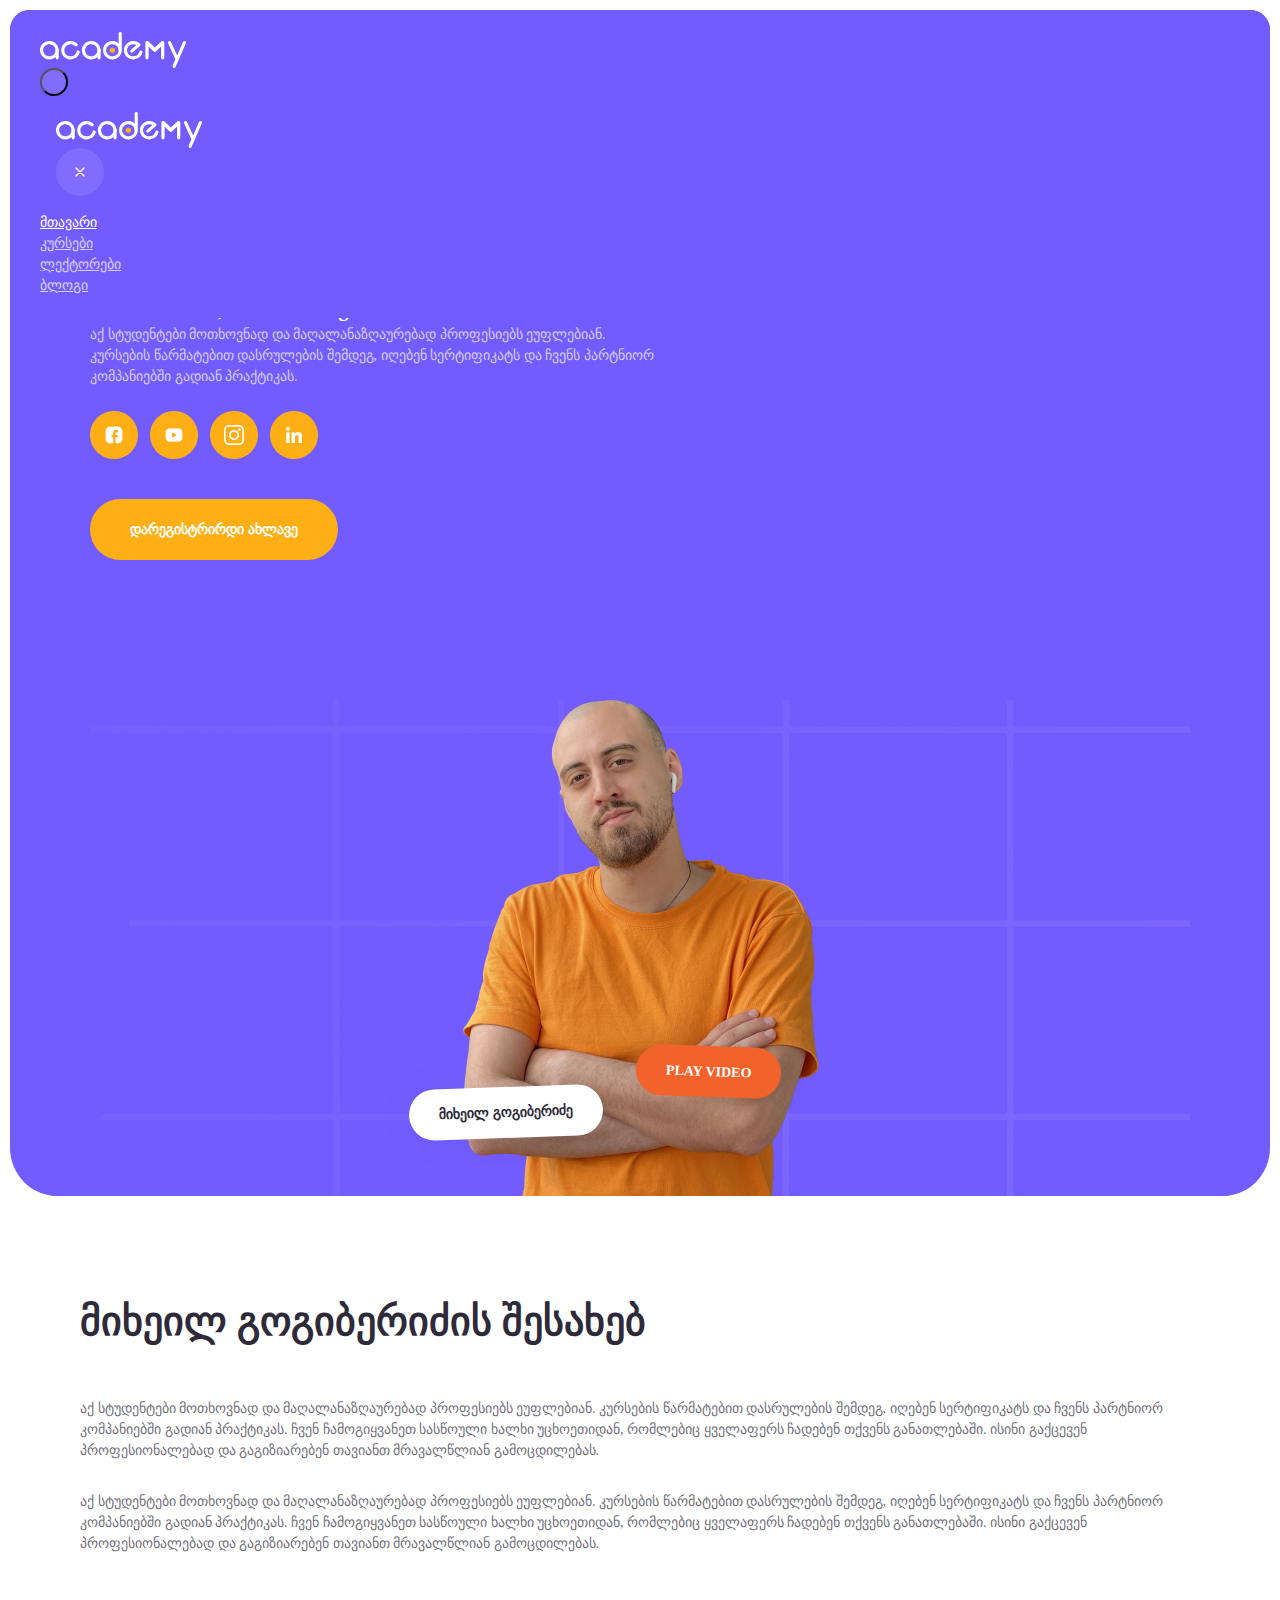
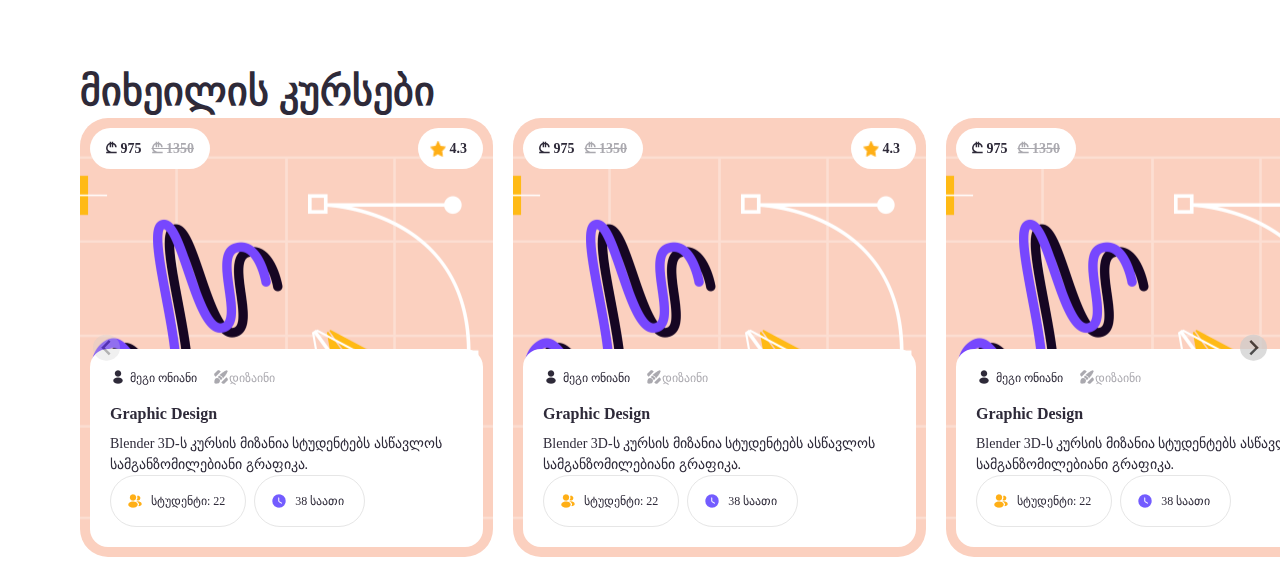
<file: pages/lecturer.html>
<!DOCTYPE html>
<html lang="en">
<head>
    <meta charset="UTF-8">
    <meta http-equiv="X-UA-Compatible" content="IE=edge">
    <meta name="viewport" content="width=device-width, initial-scale=1.0">
    <link rel="stylesheet" href="../styles/courses.css">
    <link rel="stylesheet" href="../styles/styles.css">
    <link rel="stylesheet" href="https://cdn.jsdelivr.net/npm/@splidejs/splide@4.0.6/dist/css/splide.min.css" />
    <link href="https://cdn.jsdelivr.net/npm/bootstrap@5.1.3/dist/css/bootstrap.min.css" rel="stylesheet" integrity="sha384-1BmE4kWBq78iYhFldvKuhfTAU6auU8tT94WrHftjDbrCEXSU1oBoqyl2QvZ6jIW3" crossorigin="anonymous">
    <script src="https://cdn.jsdelivr.net/npm/@popperjs/core@2.10.2/dist/umd/popper.min.js" integrity="sha384-7+zCNj/IqJ95wo16oMtfsKbZ9ccEh31eOz1HGyDuCQ6wgnyJNSYdrPa03rtR1zdB" crossorigin="anonymous"></script>
    <script src="https://cdn.jsdelivr.net/npm/bootstrap@5.1.3/dist/js/bootstrap.min.js" integrity="sha384-QJHtvGhmr9XOIpI6YVutG+2QOK9T+ZnN4kzFN1RtK3zEFEIsxhlmWl5/YESvpZ13" crossorigin="anonymous"></script>
    <script src="https://cdn.jsdelivr.net/npm/@splidejs/splide@4.0.6/dist/js/splide.min.js"></script>

    <title>Lecturer</title>
    <link rel="icon" href="../images/academy-png-2.png">
</head>
<body>

    <header class="wa-header">
        <nav class="navbar wa-navbar navbar-expand-sm hide-on-scroll">
            <div class="container-fluid">
                <a class="navbar-brand" href="#">
                    <div class="logo-primary"></div>
                </a>
                <button class="navbar-toggler" type="button" data-bs-toggle="offcanvas"
                    data-bs-target="#wa-navbar-offcanvas" aria-controls="wa-navbar-offcanvas">
                    <span class="icon burger-i"></span>
                </button>
                <div class="offcanvas offcanvas-end" tabindex="-1" id="wa-navbar-offcanvas">
                    <div class="offcanvas-header">
                        <div class="logo-primary"></div>
                        <button type="button" class="wa-btn-close" data-bs-dismiss="offcanvas"
                            aria-label="Close"></button>
                    </div>
                    <div class="offcanvas-body">
                        <ul class="navbar-nav ms-sm-auto">
                            <li class="nav-item">
                                <a class="nav-link active" aria-current="page" href="./home.html">მთავარი</a>
                            </li>

                            <li class="nav-item">
                                <a class="nav-link" aria-current="page" href="./courses.html">კურსები</a>
                            </li>

                            <li class="nav-item">
                                <a class="nav-link" aria-current="page" href="./lecturers.html">ლექტორები</a>
                            </li>

                            <li class="nav-item">
                                <a class="nav-link" aria-current="page" href="./Blog.html">ბლოგი</a>
                            </li>
                        </ul>
                    </div>
                    <div class="offcanvas-footer wa-social-medias">
                        <a href="#" class="wa-btn wa-btn-outlined wa-btn-round">
                            <div class="icon facebook-i"></div>
                        </a>
                        <a href="#" class="wa-btn wa-btn-outlined wa-btn-round">
                            <div class="icon youtube-i"></div>
                        </a>
                        <a href="#" class="wa-btn wa-btn-outlined wa-btn-round">
                            <div class="icon instagram-i"></div>
                        </a>
                        <a href="#" class="wa-btn wa-btn-outlined wa-btn-round">
                            <div class="icon linkedin-i"></div>
                        </a>
                    </div>
                </div>
            </div>
        </nav>



    <section class="container-fluid banner_section">
        <div class="row justify-content-between banner_div">
            <div class="banner_text-wrapper col-xxl-6 col-xl-7">
                <!-- <p class="banner-price">₾ 975</p> -->

                <!-- ფასდაკლების ელემენტი -->
                <!-- <div class="banner-discount">
                    <img src="../images/fire-fill 1.png" alt="">    ₾ 975 <span class="discount-old-price">₾ 1350</span> <span class="discount-price">-30%</span>
                </div> -->
                <p class="lecturer-banner-title">
                    მიხეილ გოგიბერიძე
                </p>
                <p class="lecturer-banner-subtitle col-xl-6 ">
                    UX Researcher, Product Designer                    
                </p>
                <p class="lecturer-banner-description">
                    აქ სტუდენტები მოთხოვნად და მაღალანაზღაურებად პროფესიებს ეუფლებიან. კურსების წარმატებით დასრულების შემდეგ, იღებენ სერტიფიკატს და ჩვენს პარტნიორ კომპანიებში გადიან პრაქტიკას.  
                </p>
                <p class="lecturer-banner-description-mobile">
                    Blender 3D-ს კურსის მიზანია სტუდენტებს ასწავლოს სამგანზომილებიანი გრაფიკა.
                </p>
                <div class="lecturer-socialmedia-icons-wrapper">
                    <img src="../images/Group 21485.png" alt="">
                    <img src="../images/Group 21484.png" alt="">
                    <img src="../images/Group 21483.png" alt="">
                    <img src="../images/Group 21486.png" alt="">
                </div>
                <button class="banner_button">დარეგისტრირდი ახლავე</button>
            </div>
            <div class="banner_img-wrapper col-xxl-6 col-xl-5">
                <img src="../images/Mikheil 1.png" alt="">
                <button class="banner_video-button">PLAY VIDEO</button>
                <button class="banner_name-button">მიხეილ გოგიბერიძე</button>
            </div>
        </div>
    </section>
</header>
    <section class="container-fluid lecturer-courses-section">
        <p class="lecturers-title">მიხეილ გოგიბერიძის შესახებ</p>
        <p class="lecturer-discriotion">
            აქ სტუდენტები მოთხოვნად და მაღალანაზღაურებად პროფესიებს ეუფლებიან. კურსების წარმატებით დასრულების შემდეგ, იღებენ სერტიფიკატს და ჩვენს პარტნიორ კომპანიებში გადიან პრაქტიკას.  ჩვენ ჩამოგიყვანეთ სასწოული ხალხი უცხოეთიდან, რომლებიც ყველაფერს ჩადებენ თქვენს განათლებაში. ისინი გაქცევენ პროფესიონალებად და გაგიზიარებენ თავიანთ მრავალწლიან გამოცდილებას. 
        </p>
        <p class="lecturer-discriotion lecturer-discriotion-bottom">
            აქ სტუდენტები მოთხოვნად და მაღალანაზღაურებად პროფესიებს ეუფლებიან. კურსების წარმატებით დასრულების შემდეგ, იღებენ სერტიფიკატს და ჩვენს პარტნიორ კომპანიებში გადიან პრაქტიკას.  ჩვენ ჩამოგიყვანეთ სასწოული ხალხი უცხოეთიდან, რომლებიც ყველაფერს ჩადებენ თქვენს განათლებაში. ისინი გაქცევენ პროფესიონალებად და გაგიზიარებენ თავიანთ მრავალწლიან გამოცდილებას.
        </p>
        
    </section>

    <section class="container-fuid lecturer-slider-wrapper">
        <p class="lecturers-slider-title">მიხეილის კურსები</p>
        <div class="splide" aria-labelledby="carousel-heading">
            <div class="splide__track">
                  <ul class="splide__list">
                      <li class="splide__slide">
                        <div class="courses_block">
                            <div class="courses_block-prices">
                                <div class="left-price">
                                    ₾ 975 <span class="old-price">₾ 1350</span>
                                </div>
                                <div class="right-price">
                                    <img src="../images/Vector.png" alt="">
                                    <p class="right_price-p">4.3</p>
                                </div>
                            </div>
                            <div class="courses-description">
                                <div class="lecturer-part">
                                    <img src="../images/frame.png" alt="">
                                    <p class="lacturer-name">მეგი ონიანი</p>
                                    <img class="light-img" src="../images/designtools.png" alt="">
                                    <p class="course-name">დიზაინი</p>
                                </div>
                                <p class="courses-card-title">
                                    Graphic Design
                                </p>
                                <p class="courses-card-text">
                                    Blender 3D-ს კურსის მიზანია სტუდენტებს ასწავლოს სამგანზომილებიანი გრაფიკა.
                                </p>
                                <div class="courses-block-buttons">
                                    <div class="courses-block-button">
                                        <img src="../images/profile-2user.png" alt="">
                                        <p>სტუდენტი: 22</p>
                                    </div>
                                    <div class="courses-block-button">
                                        <img src="../images/clock.png" alt="">
                                        <p>38 საათი</p>
                                    </div>
                                </div>
                            </div>
                        </div>
                      </li>

                      <li class="splide__slide">
                        <div class="courses_block">
                            <div class="courses_block-prices">
                                <div class="left-price">
                                    ₾ 975 <span class="old-price">₾ 1350</span>
                                </div>
                                <div class="right-price">
                                    <img src="../images/Vector.png" alt="">
                                    <p class="right_price-p">4.3</p>
                                </div>
                            </div>
                            <div class="courses-description">
                                <div class="lecturer-part">
                                    <img src="../images/frame.png" alt="">
                                    <p class="lacturer-name">მეგი ონიანი</p>
                                    <img class="light-img" src="../images/designtools.png" alt="">
                                    <p class="course-name">დიზაინი</p>
                                </div>
                                <p class="courses-card-title">
                                    Graphic Design
                                </p>
                                <p class="courses-card-text">
                                    Blender 3D-ს კურსის მიზანია სტუდენტებს ასწავლოს სამგანზომილებიანი გრაფიკა.
                                </p>
                                <div class="courses-block-buttons">
                                    <div class="courses-block-button">
                                        <img src="../images/profile-2user.png" alt="">
                                        <p>სტუდენტი: 22</p>
                                    </div>
                                    <div class="courses-block-button">
                                        <img src="../images/clock.png" alt="">
                                        <p>38 საათი</p>
                                    </div>
                                </div>
                            </div>
                        </div>
                      </li>

                      <li class="splide__slide">
                        <div class="courses_block">
                            <div class="courses_block-prices">
                                <div class="left-price">
                                    ₾ 975 <span class="old-price">₾ 1350</span>
                                </div>
                                <div class="right-price">
                                    <img src="../images/Vector.png" alt="">
                                    <p class="right_price-p">4.3</p>
                                </div>
                            </div>
                            <div class="courses-description">
                                <div class="lecturer-part">
                                    <img src="../images/frame.png" alt="">
                                    <p class="lacturer-name">მეგი ონიანი</p>
                                    <img class="light-img" src="../images/designtools.png" alt="">
                                    <p class="course-name">დიზაინი</p>
                                </div>
                                <p class="courses-card-title">
                                    Graphic Design
                                </p>
                                <p class="courses-card-text">
                                    Blender 3D-ს კურსის მიზანია სტუდენტებს ასწავლოს სამგანზომილებიანი გრაფიკა.
                                </p>
                                <div class="courses-block-buttons">
                                    <div class="courses-block-button">
                                        <img src="../images/profile-2user.png" alt="">
                                        <p>სტუდენტი: 22</p>
                                    </div>
                                    <div class="courses-block-button">
                                        <img src="../images/clock.png" alt="">
                                        <p>38 საათი</p>
                                    </div>
                                </div>
                            </div>
                        </div>
                      </li>

                      <li class="splide__slide">
                        <div class="courses_block">
                            <div class="courses_block-prices">
                                <div class="left-price">
                                    ₾ 975 <span class="old-price">₾ 1350</span>
                                </div>
                                <div class="right-price">
                                    <img src="../images/Vector.png" alt="">
                                    <p class="right_price-p">4.3</p>
                                </div>
                            </div>
                            <div class="courses-description">
                                <div class="lecturer-part">
                                    <img src="../images/frame.png" alt="">
                                    <p class="lacturer-name">მეგი ონიანი</p>
                                    <img class="light-img" src="../images/designtools.png" alt="">
                                    <p class="course-name">დიზაინი</p>
                                </div>
                                <p class="courses-card-title">
                                    Graphic Design
                                </p>
                                <p class="courses-card-text">
                                    Blender 3D-ს კურსის მიზანია სტუდენტებს ასწავლოს სამგანზომილებიანი გრაფიკა.
                                </p>
                                <div class="courses-block-buttons">
                                    <div class="courses-block-button">
                                        <img src="../images/profile-2user.png" alt="">
                                        <p>სტუდენტი: 22</p>
                                    </div>
                                    <div class="courses-block-button">
                                        <img src="../images/clock.png" alt="">
                                        <p>38 საათი</p>
                                    </div>
                                </div>
                            </div>
                        </div>
                      </li>

                      <li class="splide__slide">
                        <div class="courses_block">
                            <div class="courses_block-prices">
                                <div class="left-price">
                                    ₾ 975 <span class="old-price">₾ 1350</span>
                                </div>
                                <div class="right-price">
                                    <img src="../images/Vector.png" alt="">
                                    <p class="right_price-p">4.3</p>
                                </div>
                            </div>
                            <div class="courses-description">
                                <div class="lecturer-part">
                                    <img src="../images/frame.png" alt="">
                                    <p class="lacturer-name">მეგი ონიანი</p>
                                    <img class="light-img" src="../images/designtools.png" alt="">
                                    <p class="course-name">დიზაინი</p>
                                </div>
                                <p class="courses-card-title">
                                    Graphic Design
                                </p>
                                <p class="courses-card-text">
                                    Blender 3D-ს კურსის მიზანია სტუდენტებს ასწავლოს სამგანზომილებიანი გრაფიკა.
                                </p>
                                <div class="courses-block-buttons">
                                    <div class="courses-block-button">
                                        <img src="../images/profile-2user.png" alt="">
                                        <p>სტუდენტი: 22</p>
                                    </div>
                                    <div class="courses-block-button">
                                        <img src="../images/clock.png" alt="">
                                        <p>38 საათი</p>
                                    </div>
                                </div>
                            </div>
                        </div>
                      </li>

                      <li class="splide__slide">
                        <div class="courses_block">
                            <div class="courses_block-prices">
                                <div class="left-price">
                                    ₾ 975 <span class="old-price">₾ 1350</span>
                                </div>
                                <div class="right-price">
                                    <img src="../images/Vector.png" alt="">
                                    <p class="right_price-p">4.3</p>
                                </div>
                            </div>
                            <div class="courses-description">
                                <div class="lecturer-part">
                                    <img src="../images/frame.png" alt="">
                                    <p class="lacturer-name">მეგი ონიანი</p>
                                    <img class="light-img" src="../images/designtools.png" alt="">
                                    <p class="course-name">დიზაინი</p>
                                </div>
                                <p class="courses-card-title">
                                    Graphic Design
                                </p>
                                <p class="courses-card-text">
                                    Blender 3D-ს კურსის მიზანია სტუდენტებს ასწავლოს სამგანზომილებიანი გრაფიკა.
                                </p>
                                <div class="courses-block-buttons">
                                    <div class="courses-block-button">
                                        <img src="../images/profile-2user.png" alt="">
                                        <p>სტუდენტი: 22</p>
                                    </div>
                                    <div class="courses-block-button">
                                        <img src="../images/clock.png" alt="">
                                        <p>38 საათი</p>
                                    </div>
                                </div>
                            </div>
                        </div>
                      </li>

                  </ul>
            </div>
        </div>
    </section>

    <script>
        new Splide( '.splide', {
                perMove: 1,
                pagination: false,
                fixedWidth: "413px",
                autoHeight: true,
                gap: 20,
                breakpoints: {
                    576: {
                        fixedWidth: "340px",
                        pagination: true,
                        arrows: false
                    },
                    // 1550: {
                    //     perPage: 2
                    // },
                    // 1220: {
                    //     perPage: 1
                    // },
                    // 790: {
                    //     perPage: 1

                    // },
                    // 670: {
                    //     perPage: 1
                    // }

                }
        } ).mount();
    </script>

</body>
</html>
</file>
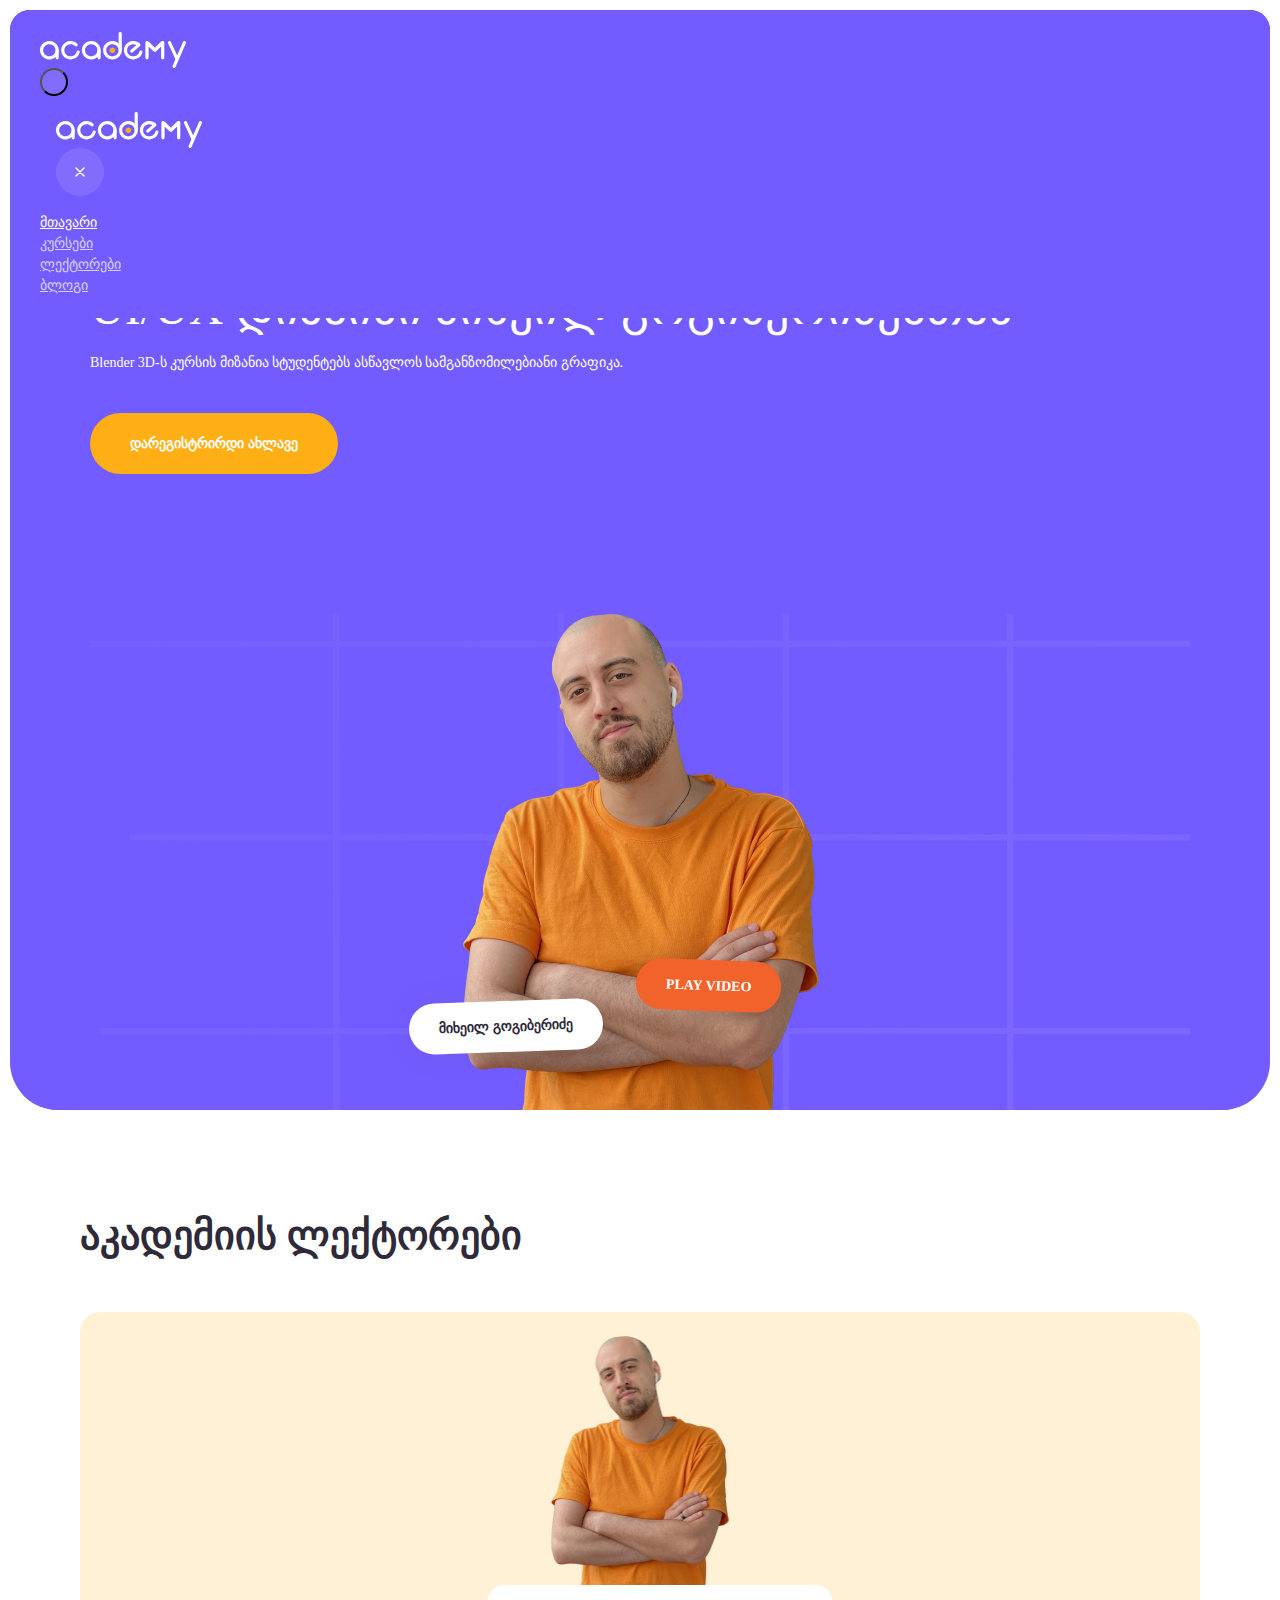
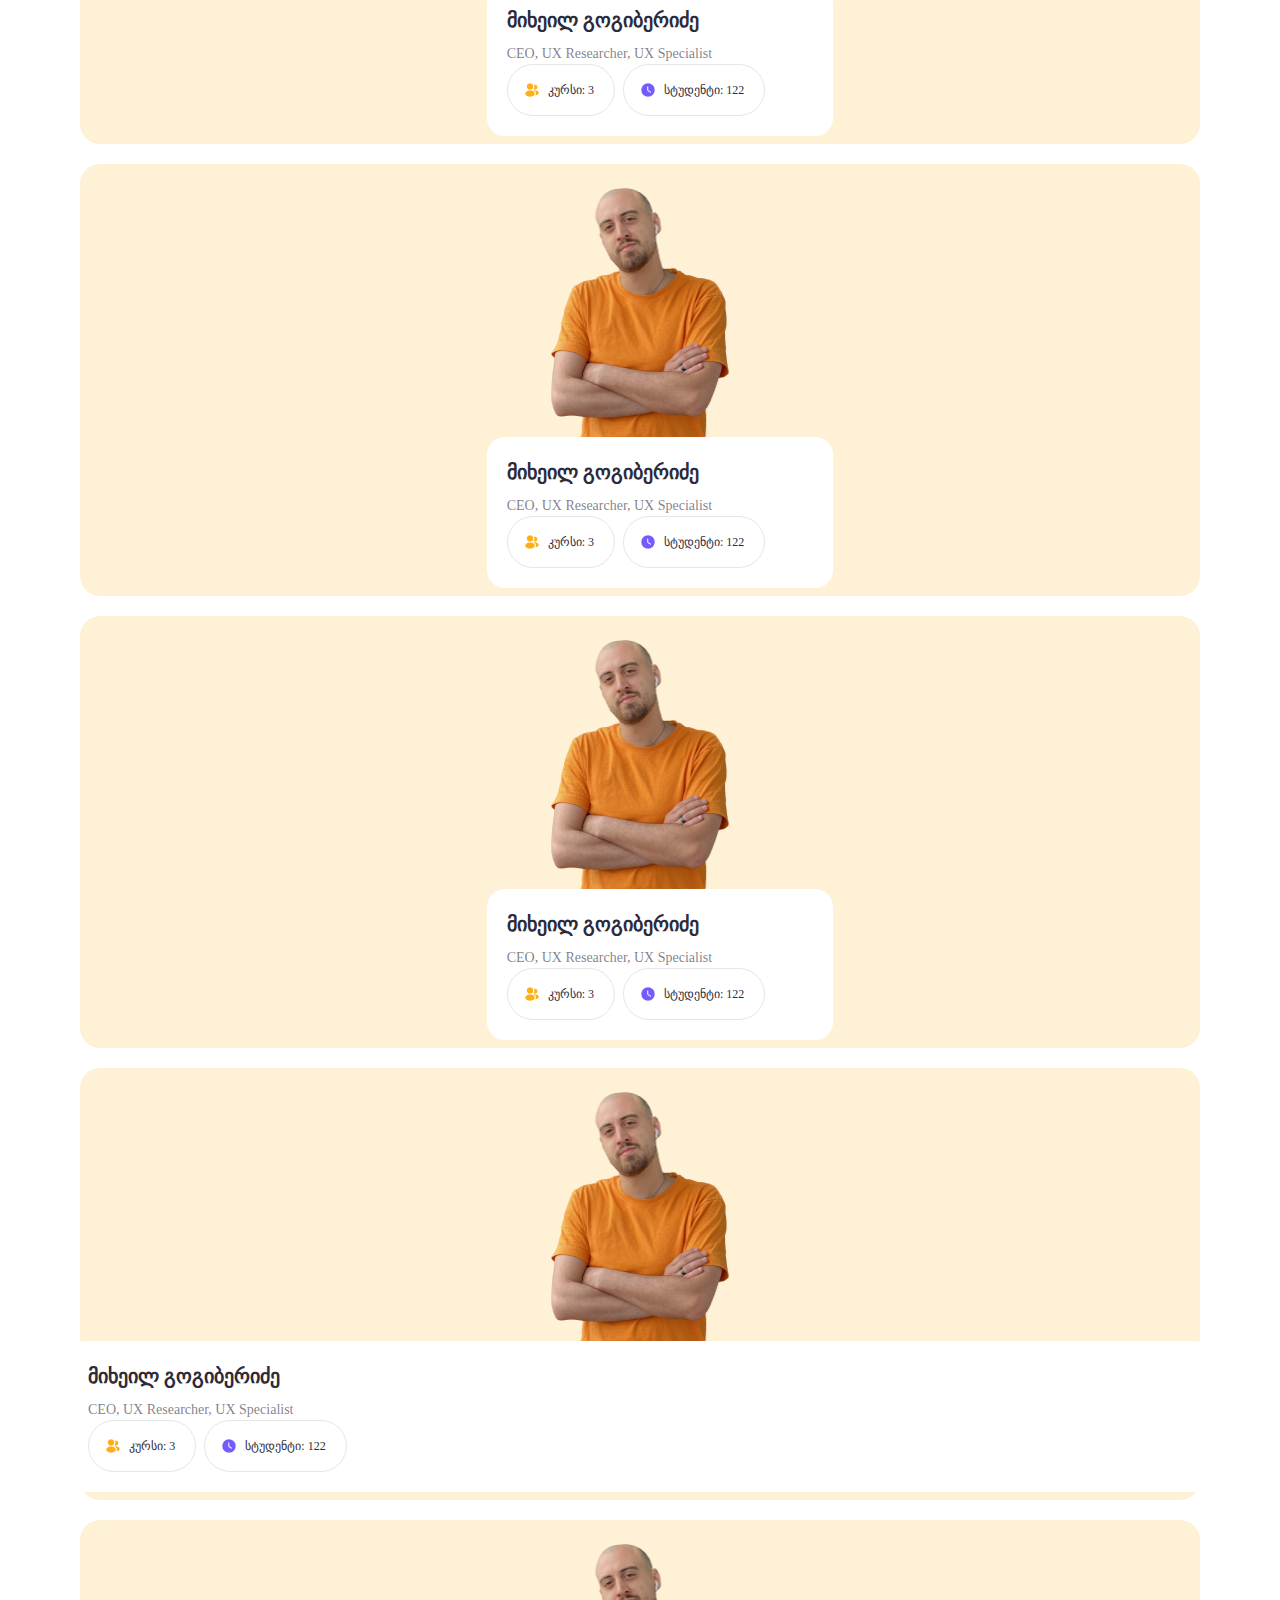
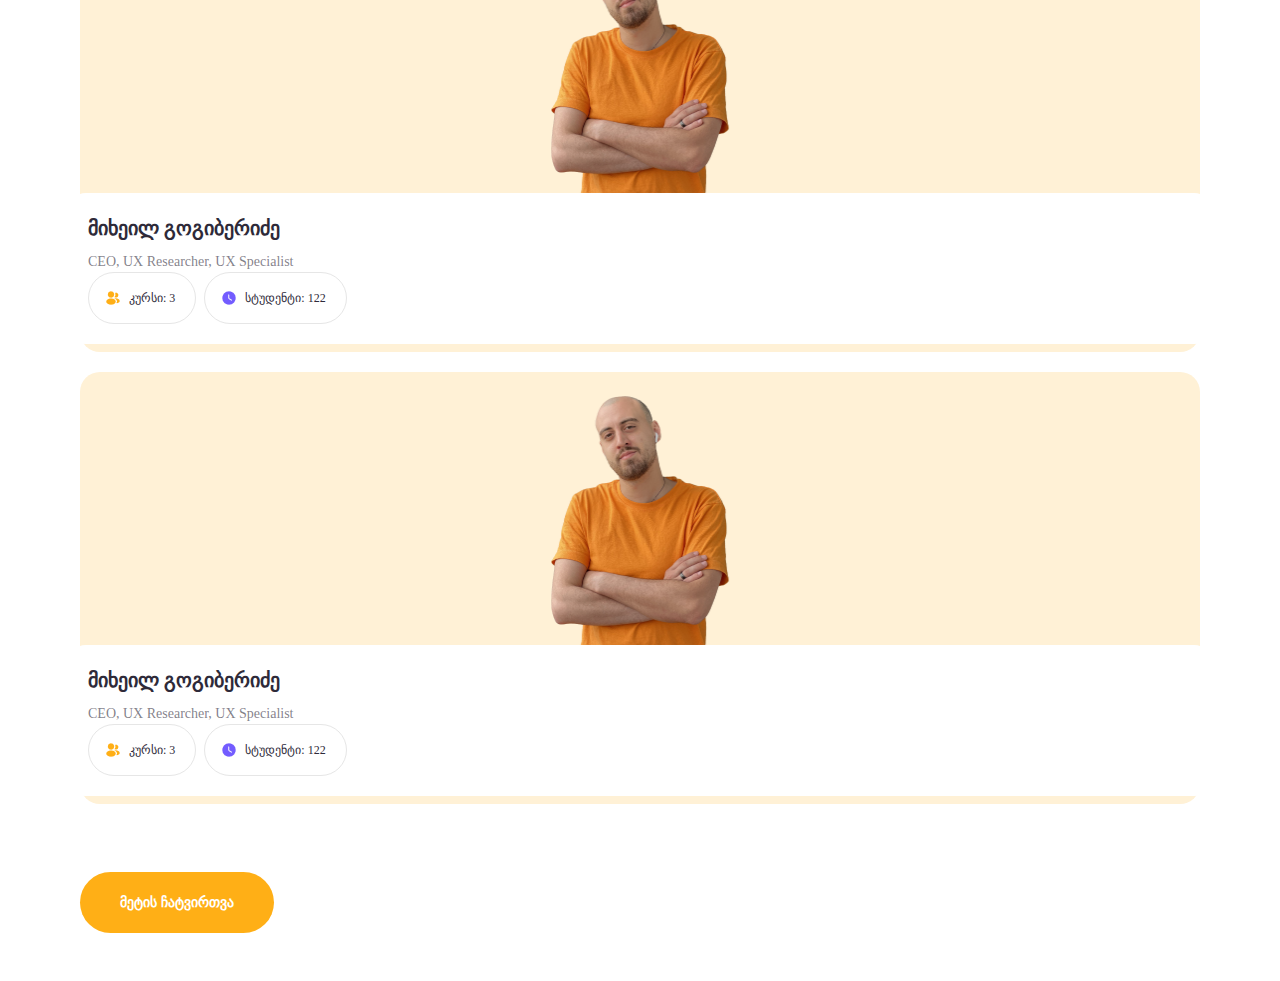
<file: pages/lecturers.html>
<!DOCTYPE html>
<html lang="en">
<head>
    <meta charset="UTF-8">
    <meta http-equiv="X-UA-Compatible" content="IE=edge">
    <meta name="viewport" content="width=device-width, initial-scale=1.0">
    <link rel="stylesheet" href="../styles/courses.css">
    <link rel="stylesheet" href="../styles/styles.css">
    <link rel="stylesheet" href="https://cdn.jsdelivr.net/npm/@splidejs/splide@4.0.6/dist/css/splide.min.css" />
    <link href="https://cdn.jsdelivr.net/npm/bootstrap@5.1.3/dist/css/bootstrap.min.css" rel="stylesheet" integrity="sha384-1BmE4kWBq78iYhFldvKuhfTAU6auU8tT94WrHftjDbrCEXSU1oBoqyl2QvZ6jIW3" crossorigin="anonymous">
    <script src="https://cdn.jsdelivr.net/npm/@popperjs/core@2.10.2/dist/umd/popper.min.js" integrity="sha384-7+zCNj/IqJ95wo16oMtfsKbZ9ccEh31eOz1HGyDuCQ6wgnyJNSYdrPa03rtR1zdB" crossorigin="anonymous"></script>
    <script src="https://cdn.jsdelivr.net/npm/bootstrap@5.1.3/dist/js/bootstrap.min.js" integrity="sha384-QJHtvGhmr9XOIpI6YVutG+2QOK9T+ZnN4kzFN1RtK3zEFEIsxhlmWl5/YESvpZ13" crossorigin="anonymous"></script>
    <script src="https://cdn.jsdelivr.net/npm/@splidejs/splide@4.0.6/dist/js/splide.min.js"></script>

    <title>Lecturers</title>
    <link rel="icon" href="../images/academy-png-2.png">
</head>
<body>
    <header class="wa-header">
        <nav class="navbar wa-navbar navbar-expand-sm hide-on-scroll">
            <div class="container-fluid">
                <a class="navbar-brand" href="#">
                    <div class="logo-primary"></div>
                </a>
                <button class="navbar-toggler" type="button" data-bs-toggle="offcanvas"
                    data-bs-target="#wa-navbar-offcanvas" aria-controls="wa-navbar-offcanvas">
                    <span class="icon burger-i"></span>
                </button>
                <div class="offcanvas offcanvas-end" tabindex="-1" id="wa-navbar-offcanvas">
                    <div class="offcanvas-header">
                        <div class="logo-primary"></div>
                        <button type="button" class="wa-btn-close" data-bs-dismiss="offcanvas"
                            aria-label="Close"></button>
                    </div>
                    <div class="offcanvas-body">
                        <ul class="navbar-nav ms-sm-auto">
                            <li class="nav-item">
                                <a class="nav-link active" aria-current="page" href="./home.html">მთავარი</a>
                            </li>

                            <li class="nav-item">
                                <a class="nav-link" aria-current="page" href="./courses.html">კურსები</a>
                            </li>

                            <li class="nav-item">
                                <a class="nav-link" aria-current="page" href="./lecturers.html">ლექტორები</a>
                            </li>

                            <li class="nav-item">
                                <a class="nav-link" aria-current="page" href="./Blog.html">ბლოგი</a>
                            </li>
                        </ul>
                    </div>
                    <div class="offcanvas-footer wa-social-medias">
                        <a href="#" class="wa-btn wa-btn-outlined wa-btn-round">
                            <div class="icon facebook-i"></div>
                        </a>
                        <a href="#" class="wa-btn wa-btn-outlined wa-btn-round">
                            <div class="icon youtube-i"></div>
                        </a>
                        <a href="#" class="wa-btn wa-btn-outlined wa-btn-round">
                            <div class="icon instagram-i"></div>
                        </a>
                        <a href="#" class="wa-btn wa-btn-outlined wa-btn-round">
                            <div class="icon linkedin-i"></div>
                        </a>
                    </div>
                </div>
            </div>
        </nav>



    <section class="container-fluid banner_section">
            <div class="row justify-content-between banner_div">
                <div class="banner_text-wrapper col-xxl-6 col-xl-7">
                    <!-- <p class="banner-price">₾ 975</p> -->

                    <!-- ფასდაკლების ელემენტი -->
                    <div class="banner-discount">
                        <img src="../images/fire-fill 1.png" alt="">    ₾ 975 <span class="discount-old-price">₾ 1350</span> <span class="discount-price">-30%</span>
                    </div>
                    <p class="banner-title">
                        UI/UX დიზაინი
                        მიხეილ გოგიბერიძესთან
                    </p>
                    <p class="banner-description col-xl-6 ">
                        Blender 3D-ს კურსის მიზანია სტუდენტებს ასწავლოს სამგანზომილებიანი გრაფიკა.
                    </p>
                    <button class="banner_button">დარეგისტრირდი ახლავე</button>
                </div>
            <div class="banner_img-wrapper col-xxl-6 col-xl-5">
                <img src="../images/Mikheil 1.png" alt="">
                <button class="banner_video-button">PLAY VIDEO</button>
                <button class="banner_name-button">მიხეილ გოგიბერიძე</button>
            </div>
        </div>
    </section>
</header>
    <section class="container-xxl courses-section">
        <p class="courses-title lecturers-title">აკადემიის ლექტორები</p>
        <!-- <p class="courses-title-mobile">კურსები</p> -->

        <div class="courses_block-wrapper row">
            <div class="col-xl-4 col-md-6 col-12">
                <div class="slider-card lecturer-card">
                    <img class="slider-lecturer-img" src="../images/Mikheil 1 (1).png" alt="">
                    <a class="textDec" href="./lecturer.html">
                    <div class="slider_text-box">
                        <p class="slide-title">მიხეილ გოგიბერიძე</p>
                        <p class="slider-description">CEO, UX Researcher, UX Specialist</p>
                        <div class="courses-block-buttons">
                            <div class="courses-block-button">
                                <img src="../images/profile-2user.png" alt="">
                                <p>კურსი: 3</p>
                            </div>
                            <div class="courses-block-button">
                                <img src="../images/clock.png" alt="">
                                <p>სტუდენტი: 122</p>
                            </div>
                        </div>
                    </div>
                    </a>
                </div>
            </div>
            <div class="col-xl-4 col-md-6 col-12">
                <div class="slider-card lecturer-card">
                    <img class="slider-lecturer-img" src="../images/Mikheil 1 (1).png" alt="">
                    <a class="textDec" href="./lecturer.html">
                    <div class="slider_text-box">
                        <p class="slide-title">მიხეილ გოგიბერიძე</p>
                        <p class="slider-description">CEO, UX Researcher, UX Specialist</p>
                        <div class="courses-block-buttons">
                            <div class="courses-block-button">
                                <img src="../images/profile-2user.png" alt="">
                                <p>კურსი: 3</p>
                            </div>
                            <div class="courses-block-button">
                                <img src="../images/clock.png" alt="">
                                <p>სტუდენტი: 122</p>
                            </div>
                        </div>
                    </div>
                    </a>
                </div>
            </div>
            <div class="col-xl-4 col-md-6 col-12">
                <div class="slider-card lecturer-card">
                    <img class="slider-lecturer-img" src="../images/Mikheil 1 (1).png" alt="">
                    <a class="textDec" href="./lecturer.html">
                    <div class="slider_text-box">
                        <p class="slide-title">მიხეილ გოგიბერიძე</p>
                        <p class="slider-description">CEO, UX Researcher, UX Specialist</p>
                        <div class="courses-block-buttons">
                            <div class="courses-block-button">
                                <img src="../images/profile-2user.png" alt="">
                                <p>კურსი: 3</p>
                            </div>
                            <div class="courses-block-button">
                                <img src="../images/clock.png" alt="">
                                <p>სტუდენტი: 122</p>
                            </div>
                        </div>
                    </div>
                    </a>
                </div>
            </div>
            <div class="col-xl-4 col-md-6 col-12">
                <div class="slider-card lecturer-card">
                    <img class="slider-lecturer-img" src="../images/Mikheil 1 (1).png" alt="">
                    <div class="slider_text-box">
                        <p class="slide-title">მიხეილ გოგიბერიძე</p>
                        <p class="slider-description">CEO, UX Researcher, UX Specialist</p>
                        <div class="courses-block-buttons">
                            <div class="courses-block-button">
                                <img src="../images/profile-2user.png" alt="">
                                <p>კურსი: 3</p>
                            </div>
                            <div class="courses-block-button">
                                <img src="../images/clock.png" alt="">
                                <p>სტუდენტი: 122</p>
                            </div>
                        </div>
                    </div>
                </div>
            </div>
            <div class="col-xl-4 col-md-6 col-12">
                <div class="slider-card lecturer-card">
                    <img class="slider-lecturer-img" src="../images/Mikheil 1 (1).png" alt="">
                    <div class="slider_text-box">
                        <p class="slide-title">მიხეილ გოგიბერიძე</p>
                        <p class="slider-description">CEO, UX Researcher, UX Specialist</p>
                        <div class="courses-block-buttons">
                            <div class="courses-block-button">
                                <img src="../images/profile-2user.png" alt="">
                                <p>კურსი: 3</p>
                            </div>
                            <div class="courses-block-button">
                                <img src="../images/clock.png" alt="">
                                <p>სტუდენტი: 122</p>
                            </div>
                        </div>
                    </div>
                </div>
            </div>
            <div class="col-xl-4 col-md-6 col-12 ">
                <div class="slider-card lecturer-card">
                    <img class="slider-lecturer-img" src="../images/Mikheil 1 (1).png" alt="">
                    <div class="slider_text-box">
                        <p class="slide-title">მიხეილ გოგიბერიძე</p>
                        <p class="slider-description">CEO, UX Researcher, UX Specialist</p>
                        <div class="courses-block-buttons">
                            <div class="courses-block-button">
                                <img src="../images/profile-2user.png" alt="">
                                <p>კურსი: 3</p>
                            </div>
                            <div class="courses-block-button">
                                <img src="../images/clock.png" alt="">
                                <p>სტუდენტი: 122</p>
                            </div>
                        </div>
                    </div>
                </div>
            </div>

            <div class="col-xl-4 col-md-6 col-12 lecturer-block-none">
                <div class="slider-card lecturer-card">
                    <img class="slider-lecturer-img" src="../images/Mikheil 1 (1).png" alt="">
                    <div class="slider_text-box">
                        <p class="slide-title">მიხეილ გოგიბერიძე</p>
                        <p class="slider-description">CEO, UX Researcher, UX Specialist</p>
                        <div class="courses-block-buttons">
                            <div class="courses-block-button">
                                <img src="../images/profile-2user.png" alt="">
                                <p>კურსი: 3</p>
                            </div>
                            <div class="courses-block-button">
                                <img src="../images/clock.png" alt="">
                                <p>სტუდენტი: 122</p>
                            </div>
                        </div>
                    </div>
                </div>
            </div>
            <div class="col-xl-4 col-md-6 col-12 lecturer-block-none">
                <div class="slider-card lecturer-card">
                    <img class="slider-lecturer-img" src="../images/Mikheil 1 (1).png" alt="">
                    <div class="slider_text-box">
                        <p class="slide-title">მიხეილ გოგიბერიძე</p>
                        <p class="slider-description">CEO, UX Researcher, UX Specialist</p>
                        <div class="courses-block-buttons">
                            <div class="courses-block-button">
                                <img src="../images/profile-2user.png" alt="">
                                <p>კურსი: 3</p>
                            </div>
                            <div class="courses-block-button">
                                <img src="../images/clock.png" alt="">
                                <p>სტუდენტი: 122</p>
                            </div>
                        </div>
                    </div>
                </div>
            </div>
            <div class="col-xl-4 col-md-6 col-12 lecturer-block-none">
                <div class="slider-card lecturer-card">
                    <img class="slider-lecturer-img" src="../images/Mikheil 1 (1).png" alt="">
                    <div class="slider_text-box">
                        <p class="slide-title">მიხეილ გოგიბერიძე</p>
                        <p class="slider-description">CEO, UX Researcher, UX Specialist</p>
                        <div class="courses-block-buttons">
                            <div class="courses-block-button">
                                <img src="../images/profile-2user.png" alt="">
                                <p>კურსი: 3</p>
                            </div>
                            <div class="courses-block-button">
                                <img src="../images/clock.png" alt="">
                                <p>სტუდენტი: 122</p>
                            </div>
                        </div>
                    </div>
                </div>
            </div>
            <div class="col-xl-4 col-md-6 col-12 lecturer-block-none">
                <div class="slider-card lecturer-card">
                    <img class="slider-lecturer-img" src="../images/Mikheil 1 (1).png" alt="">
                    <div class="slider_text-box">
                        <p class="slide-title">მიხეილ გოგიბერიძე</p>
                        <p class="slider-description">CEO, UX Researcher, UX Specialist</p>
                        <div class="courses-block-buttons">
                            <div class="courses-block-button">
                                <img src="../images/profile-2user.png" alt="">
                                <p>კურსი: 3</p>
                            </div>
                            <div class="courses-block-button">
                                <img src="../images/clock.png" alt="">
                                <p>სტუდენტი: 122</p>
                            </div>
                        </div>
                    </div>
                </div>
            </div>
            <div class="col-xl-4 col-md-6 col-12 lecturer-block-none">
                <div class="slider-card lecturer-card">
                    <img class="slider-lecturer-img" src="../images/Mikheil 1 (1).png" alt="">
                    <div class="slider_text-box">
                        <p class="slide-title">მიხეილ გოგიბერიძე</p>
                        <p class="slider-description">CEO, UX Researcher, UX Specialist</p>
                        <div class="courses-block-buttons">
                            <div class="courses-block-button">
                                <img src="../images/profile-2user.png" alt="">
                                <p>კურსი: 3</p>
                            </div>
                            <div class="courses-block-button">
                                <img src="../images/clock.png" alt="">
                                <p>სტუდენტი: 122</p>
                            </div>
                        </div>
                    </div>
                </div>
            </div>
            <div class="col-xl-4 col-md-6 col-12 lecturer-block-none" id="LecturerBlockIndicator">
                <div class="slider-card lecturer-card">
                    <img class="slider-lecturer-img" src="../images/Mikheil 1 (1).png" alt="">
                    <div class="slider_text-box">
                        <p class="slide-title">მიხეილ გოგიბერიძე</p>
                        <p class="slider-description">CEO, UX Researcher, UX Specialist</p>
                        <div class="courses-block-buttons">
                            <div class="courses-block-button">
                                <img src="../images/profile-2user.png" alt="">
                                <p>კურსი: 3</p>
                            </div>
                            <div class="courses-block-button">
                                <img src="../images/clock.png" alt="">
                                <p>სტუდენტი: 122</p>
                            </div>
                        </div>
                    </div>
                </div>
            </div>
            
        </div>

        <div class="container-fluid d-flex justify-content-center">
            <button class="more-button" id="lecturerMoreButton">მეტის ჩატვირთვა</button>
        </div>
    </section>

    <script>
        
        let lecturerBlock = document.getElementById("LecturerBlockIndicator");
        let lecturersMoreButton = document.getElementById("lecturerMoreButton");
        let Lecturers = document.getElementsByClassName("lecturer-block-none");
        
        function onLecturerMoreButtonClick(){
            if(lecturerBlock.style.display == "none"){
                for (let i = 0; i < Lecturers.length; i++) {
                    const element = Lecturers[i];
                    element.style.display = "block"
                }
            }else{
                for (let i = 0; i < Lecturers.length; i++) {
                    const element = Lecturers[i];
                    element.style.display = "none"
                }
            }
        };
        lecturersMoreButton.addEventListener("click", onLecturerMoreButtonClick );

    </script>

</body>
</html>
</file>
<file: styles/blogPage.css>
@import url('https://free.bboxtype.com/embedfonts/?family=FiraGO:400,500,600,700');


.section-wrapper{
    margin-top: 174px;   
}
/* first section */
.date-wrapper{
    margin-bottom: 16px;
}
.date {
    padding: 14px 19px;
    background: #FAFAFA;
    border-radius: 54.05px;
    margin-bottom: 16px;  
    font-size: 14px;
    font-family: 'FiraGO', sans-serif;
    font-style: normal;
    font-weight: 400;
    line-height: 21px;
    font-feature-settings: 'case' on;
    color: #2E2A39;
}
.firstTitle h1 {
    font-style: normal;
    font-weight: 600;
    font-size: 32px;
    line-height: 42px;
    color: #2E2A39;
    font-feature-settings: 'case' on;
    margin-bottom: 32px;
    font-family: 'FiraGO', sans-serif;
}
.mainImg {
    margin-bottom: 32px;
}
.mainP {
    margin-bottom: 12px;
    font-style: normal;
    font-weight: 400;
    font-size: 14px;
    line-height: 21px;
    color: #2E2A39;
    font-family: 'FiraGO', sans-serif;
}

.containerMargin {
    padding: 0px!important;
}
/* second section */
.dropdown{
    text-align: end;
}
.sliderTitle h2, .linkWrapper h2, .artWrapper h2 {    
    margin-bottom: 32px;
    font-style: normal;
    font-weight: 600;
    font-size: 20px;
    line-height: 30px;
    font-feature-settings: 'case' on;
    color: #2E2A39;
    font-family: 'FiraGO', sans-serif;
}
.links {
    background: #FFFFFF;
    border: 1px solid rgba(46, 42, 57, 0.1);
    border-radius: 20px;
    margin-bottom: 16px;
}
.pro, .markt, .desi {
    padding: 16px;
    border-radius: 34px;
    font-style: normal;
    font-weight: 600;
    font-size: 14px;
    align-items: center;
    text-decoration: none;
    border: 1px solid #E8E8E8;
    color: #2E2A39;
    font-family: 'FiraGO', sans-serif;
    font-feature-settings: "case" on;
    display: flex;
}
.linkWrapper, .artWrapper{
    margin: 32px;
}
.allwrap { 
    display: flex;
    flex-wrap: wrap;
    gap: 10px 5px;
}
.linkImg {
    margin-right: 10px;
}


/* articles */


.articles {
    background: #FFFFFF;
    border: 1px solid rgba(46, 42, 57, 0.1);
    border-radius: 20px;
}
.artImg {   
    margin-bottom: 16px;
}
.thirdTitle h3 {
    font-style: normal;
    font-weight: 600;
    font-size: 20px;
    line-height:30px;
    color: #2E2A39;
    font-family: 'FiraGO', sans-serif;
    margin-bottom: 4px;
    margin-top: 16px;
    font-feature-settings: "case" on;
}
.clock {
    font-style: normal;
    font-weight: 400;
    font-size: 12px;
    line-height: 18px;
    font-family: 'FiraGO', sans-serif; 
    color: #2E2A39;  
}
.clockImg {
    margin-right: 8px;
}
.articleP {
    font-style: normal;
    font-weight: 400;
    font-size: 14px;
    line-height: 21px;
    margin-bottom: 32px;
    font-family: 'FiraGO', sans-serif;
    color: #2E2A39;
}

@media only screen and (max-width: 991px) {
	.left_container, .right_widget {
		width:100%;
	}
    .articles, .links {
        display: none;
    }
    .firstTitle h1 {
        font-size: 24px;
        line-height: 31px;
    }
    .mainP {
        font-size: 14px;
    }
    .thirdTitle h3 {
        font-size: 16px;
    }
    .articleP {
        font-size: 12px;
    }
    .firstSection {
        display: none;
    }
}
@media only screen and (min-width: 992px) {
	.left_container{
		width: calc(100% - 432px);
	}
	.right_widget  {
		width:432px;
	}
    .slider {
        display: none;
    }
    .blogTitle {
        display: none;
    }
    .heroNone {
        display: none;
    }
}

.sliderTitle h2 {
    margin-top: 64px;
}

li#splide01-slide01, li#splide01-slide02, li#splide01-slide03 {
    margin-right: 12px;
}
button.splide__pagination__page.is-active {
    background: #FFAF16;
}




/*  second page */

/* links */
.allLink {
    display: flex;
    flex-wrap: wrap;
    margin-bottom: 48px;
    margin-top: 10px;
}
.allLink a {
    margin-right: 24px;
}
.allCards, .prog, .mar, .desin {
    padding: 16px 36px;
    border-radius: 34px;
    font-style: normal;
    font-weight: 600;
    font-size: 14px;
    line-height: 17px;
    display: flex;
    align-items: center;
    text-decoration: none;
    color: #2E2A39;
}

/* cards */

.allCards {
    border: 1px solid rgba(255, 175, 22, 0.3);
    background: rgba(255, 175, 22, 0.1);
    color: #FFAF16;
}

.prog, .mar, .desin {
    border: 1px solid #E8E8E8;
    color: #2E2A39;;
}

.firstThree, .secondThree, .thirdThree  {
    display: flex;
    
}
.pageBtn {
    background: #FFAF16;
    border-radius: 40px;
    border: none;
    width: 152px;
    height: 60px;
    font-family: 'FiraGO', sans-serif;
    font-feature-settings: "case" on;
    margin-top: 48px;
    color: #FFFFFF;
    margin-bottom: 64px;
}
.blogTitle h2 {
    font-style: normal;
    font-weight: 600;
    font-size: 24px;
    line-height: 31px;
    font-feature-settings: 'case' on;
    color: #2E2A39;
    font-family: 'FiraGO', sans-serif;
    margin-left: 10px;
}
.dateBtn {
   margin-top: 10px;
    Padding: 16px 24px;
    border: 1px solid #E8E8E8;
    border-radius: 46px;
    color: #000000;
    background: none;
    font-style: normal;
    font-weight: 400;
    font-size: 14px;
    line-height: 21px;
    font-family: 'FiraGO', sans-serif;
    font-feature-settings: 'case' on;
    box-shadow: unset!important;
}
.dateBtn:hover {
    background: none;
    color: #2E2A39;
    border: 1px solid #E8E8E8;
}
.dateBtn:focus {
    background: none;
    color: #2E2A39;
}



/* hero section */

.heroDiv {
    background-color: #735CFF;
    border-radius: 0px 0px 20px 20px;
	padding: 100px 30px;
}
.heroSection {
    margin: 0px 10px 64px 10px;
}


.heroTitle1 {
   font-style: normal;
   font-weight: 600;
   font-size: 24px;
   line-height: 31px;
   font-family: 'FiraGO', sans-serif;
   font-feature-settings: 'case' on;
   color: #FFFFFF;
   margin-bottom: 12px;
}
.heroTitle2 {
   font-style: normal;
   font-weight: 400;
   font-size: 12px;
   line-height: 18px;
   font-family: 'FiraGO', sans-serif;
   color: #FFFFFF;
   margin-bottom: 24px;
}
.pageBtn2 {
    background: #FFAF16;
    border-radius: 40px;
    border: none;
    padding: 20px 40px;
    font-family: 'FiraGO', sans-serif;
    font-feature-settings: "case" on;
    color: #FFFFFF;
    margin-bottom: 32px;
}
.date2 {
    padding: 14px 19px;
    background: #FFFFFF;
    border-radius: 54.05px;  
    font-size: 14px;
    font-family: 'FiraGO', sans-serif;
    font-style: normal;
    font-weight: 400;
    line-height: 21px;
    font-feature-settings: 'case' on;
    color: #2E2A39;
    transform: rotate(-2deg);
    display: inline-block;
    margin-bottom: 24px;
}


@media only screen and (max-width: 991px) {
    .heroDiv {
        padding: 38px 0px 12px 0px;
        border-radius: 0px 0px 24px 24px;
    }
}
</file>
<file: styles/styles.css>
@import url('https://free.bboxtype.com/embedfonts/?family=FiraGO:200,300,400,500,600,700,800');

[class^='wa-'],
[class^='wa-'] * {
    vertical-align: middle;
}

.text-purple {
    color: #735CFF !important;
}

.bg-purple {
    background: #735CFF !important;
}

.text-yellow {
    color: #FFAF16 !important;
}

.bg-yellow {
    background: #FFAF16 !important;
}

.text-dark {
    color: #2E2A39 !important;
}

.bg-dark {
    background: #2E2A39 !important;
}

.text-orange {
    color: #F2622B !important;
}

.bg-orange {
    background: #F2622B !important;
}

.text-white {
    color: #FFFFFF !important;
}

.bg-white {
    background: #FFFFFF !important;
}

.gap-8 {
    gap: 8px;
}

.gap-12 {
    gap: 12px;
}

.gap-16 {
    gap: 16px;
}


.case-on {
    font-feature-settings: 'case' on;
}

.ui-h1 {
    font-family: 'FiraGO';
    font-style: normal;
    font-weight: 600;
    font-size: 48px;
    line-height: 130%;
    color: #FFFFFF;
    padding: 0;
    margin: 0;
    font-feature-settings: 'case' on;
}

.ui-h2 {
    font-family: 'FiraGO';
    font-style: normal;
    font-weight: 600;
    font-size: 40px;
    line-height: 130%;
    color: #2E2A39;
    padding: 0;
    margin: 0;
    font-feature-settings: 'case' on;
}

.ui-h3 {
    font-family: 'FiraGO';
    font-style: normal;
    font-weight: 600;
    font-size: 36px;
    line-height: 36px;

    display: flex;
    align-items: center;

    color: #2E2A39;
}

.ui-h4 {
    font-family: 'FiraGO';
    font-style: normal;
    font-weight: 600;
    font-size: 32px;
    line-height: 130%;

    display: flex;
    align-items: center;
    font-feature-settings: 'case' on;
    color: #FFFFFF;
}

.ui-text-big-bold {
    font-family: 'FiraGO';
    font-style: normal;
    font-weight: 600;
    font-size: 20px;
    line-height: 150%;
    color: #2E2A39;
    padding: 0;
    margin: 0;
    font-feature-settings: 'case' on;
}

.ui-text-medium {
    font-family: 'FiraGO';
    font-style: normal;
    font-weight: 400;
    font-size: 16px;
    line-height: 19px;
    display: flex;
    align-items: center;
    font-feature-settings: 'case' on;

    color: rgba(46, 42, 57, 0.5);
}

.ui-text-medium-500 {
    font-family: 'FiraGO';
    font-style: normal;
    font-weight: 500;
    font-size: 16px;
    line-height: 19px;
    display: flex;
    align-items: center;
    font-feature-settings: 'case' on;
    color: #2E2A39;
}

.ui-text-medium-bold {
    font-family: 'FiraGO';
    font-style: normal;
    font-weight: 600;
    font-size: 16px;
    line-height: 140%;
    display: flex;
    align-items: center;
    text-align: center;
    font-feature-settings: 'case' on;
}

.ui-text,
.ui-text-bold {
    font-family: 'FiraGO';
    font-style: normal;
    font-size: 14px;
    color: #FFFFFF;
    padding: 0;
    margin: 0;
}

.ui-text {
    font-weight: 400;
    line-height: 150%;
}

.ui-text-bold {
    font-weight: 600;
    line-height: 140%;
    font-feature-settings: 'case' on;
}

.ui-text-small {
    font-family: 'FiraGO';
    font-style: normal;
    font-weight: 400;
    font-size: 12px;
    line-height: 150%;
    color: #2E2A39;
}

.ui-text-small-bold {
    font-family: 'FiraGO';
    font-style: normal;
    font-weight: 600;
    font-size: 12px;
    line-height: 20px;

    color: #2E2A39;
}

.ui-text-contained {
    display: flex;
    flex-direction: row;
    align-items: center;
    padding: 12px;
    gap: 12px;

    background: #FAFAFA;
    border-radius: 12px;
}

.img-wrapper {
    display: flex;
    justify-content: center;
}

.img-wrapper img {
    width: 100%;
    object-fit: contain;
}

.wa-btn {
    display: inline-flex;
    justify-content: center;
    align-self: center;
    outline: none;
    box-shadow: none;
    text-decoration: none;
    border: none;
    z-index: 1;

    font-family: 'FiraGO';
    font-style: normal;
    font-weight: 600;
    font-size: 14px;
    line-height: 150%;
    font-feature-settings: 'case' on;
    transition: ease-in-out 0.3s;
    padding: 0;
    background: transparent;
}

.wa-btn:hover {
    color: #FFFFFF;
}

.wa-btn:disabled {
    opacity: .2;
}

.wa-btn:focus {
    outline: none;
    box-shadow: none;
    color: #FFFFFF;
}

.wa-btn-outlined {
    border: 1px solid rgba(255, 255, 255, 0.1);
}

.wa-btn-round {
    border-radius: 50%;
}

.wa-btn-primary,
.wa-btn-secondary {
    padding: 19.5px 40px;
    border-radius: 40px;
    color: #FFFFFF;
}

.wa-btn-primary {
    background: #FFAF16;
}

.wa-btn-primary:hover {
    background: #E19100;
    color: #FFFFFF;
}

.wa-btn-secondary {
    background: #F2622B;
}

.wa-btn-secondary:hover {
    background: #DE4E17;
    color: #FFFFFF;
}

.wa-header {
    background-color: #735CFF;
    margin: 10px 10px 0;
    border-radius: 20px 20px 48px 48px;
    overflow: hidden;
}

.wa-navbar {
    position: fixed;
    top: 0;
    left: 0;
    right: 0;
    border-radius: 20px;
    padding: 22px 30px;
    margin: 10px;
    background: #735CFF;
    z-index: 10;
    transition: 1s;
}

.wa-navbar .container-fluid {
    padding: 0;
}

.wa-navbar .navbar-nav {
    gap: 24px;
}

.wa-navbar .navbar-toggler {
    padding: 12px;
    background: rgba(255, 255, 255, 0.1);
    border-radius: 43px;
    outline: none;
}

.wa-navbar .navbar-toggler:focus {
    outline: none;
    box-shadow: none;
}

.wa-btn-close {
    width: 48px;
    min-width: 48px;
    height: 48px;
    background: url(../images/icons/close.svg) no-repeat center;
    display: flex;
    justify-content: center;
    align-items: center;
    outline: none;
    border: none;
    border-radius: 43px;

    background-color: rgba(255, 255, 255, 0.1);
}

.wa-navbar .offcanvas {
    width: 100%;
}

.wa-navbar .offcanvas .offcanvas-header {
    padding: 16px;
}

.wa-navbar .offcanvas .offcanvas-footer {
    display: none;
}

.wa-navbar .navbar-nav .nav-link {
    font-family: 'FiraGO';
    font-style: normal;
    font-weight: 400;
    font-size: 14px;
    line-height: 150%;
    font-feature-settings: 'case' on;
    color: #FFFFFF;
    opacity: 0.7;
    padding: 0;
}

.wa-navbar .navbar-nav .nav-link.active {
    opacity: 1;
}

.logo-primary {
    width: 146px;
    height: 36px;
    background-image: url(../images/logo.svg);
    background-size: cover;
}

.wa-heading-wrapper {
    max-width: 964px;
    margin: 0 auto;
    padding-top: 180px;
    text-align: center;
    display: flex;
    flex-flow: column;
    gap: 16px;
}

.wa-heading-wrapper .ui-text {
    max-width: 734px;
    margin: 0 auto 16px;
}

.wa-heroes-wrapper {
    margin: 29px 20px 0;
    position: relative;
    display: flex;
    min-width: 0;
    justify-content: center;
}

.wa-hero-card {
    position: relative;
    width: 305px;
    height: 376px;
}

.wa-hero-card .wa-hero-card-body {
    position: absolute;

    transition: ease-in-out 0.5s;
}

.wa-hero-card .wa-hero-card-body img {
    width: 100%;
    object-fit: cover;
}


.wa-hero-card.one .wa-hero-card-body {
    top: 84px;
}

.wa-hero-card.two .wa-hero-card-body {
    top: 123px;
}

.wa-hero-card.three .wa-hero-card-body {
    top: 95px;
}

.wa-hero-card.four .wa-hero-card-body {
    top: 52px;
}

.wa-hero-card:hover .wa-hero-card-body {
    top: 0;
}

.div-hero-info {
    position: absolute;
    z-index: 1;
    top: 0;
}

.hero-name,
.hero-position {
    transition: ease-in-out 0.5s;
    display: flex;
    padding: 15px 30px;
    position: absolute;
    opacity: 0;

    font-family: 'FiraGO';
    font-style: normal;
    font-weight: 600;
    font-size: 14px;
    line-height: 150%;
    white-space: nowrap;
    background: #FFFFFF;
    box-shadow: 0px 0px 30px rgba(76, 94, 120, 0.12);
    border-radius: 44px;
}

.hero-name {
    bottom: 58.36px;
    left: 16px;
    color: #2E2A39;
    transform: rotate(-12.84deg);
}

.hero-position {
    bottom: 30px;
    right: 16px;
    color: #735CFF;
    white-space: nowrap;
}

.wa-hero-card .wa-hero-card-body:hover .hero-name,
.wa-hero-card .wa-hero-card-body:hover .hero-position {
    opacity: 1;
}

.wa-heroes-wrapper .splide__list {
    gap: 20px !important;
}

.wa-heroes-wrapper .splide__pagination li {
    bottom: 0;
}

.splide__pagination li {
    display: inline-flex;
}

.splide__pagination__page {
    margin: 0 3px
}

.splide__pagination .splide__pagination__page {
    background: rgba(255, 255, 255, 0.2);
    width: 6px;
    height: 6px;
}

.splide__pagination .splide__pagination__page.is-active {
    background: #FFFFFF;
    transform: scale(1);
}

.client-logos {
    padding: 64px 80px;
    max-width: 1280px;
    margin: 0 auto
}

/* propose Section */
.wa-propose-section {
    display: flex;
    justify-content: space-between;
    padding-top: 64px;
    padding-bottom: 64px;
}

.wa-proposes-wrapper {
    display: flex;
    flex-flow: column;
    max-width: 598px;
    gap: 48px;
}

.wa-propose-section img-wrapper {
    display: flex;
    justify-content: center;
}

.wa-proposes {
    display: grid;
    gap: 40px 52px;
    grid-template-columns: 1fr 1fr;
}


.wa-propose {
    display: flex;
    flex-flow: column;
    gap: 40px;
    max-width: 270px;
}

.wa-propose .wa-propose-text-wrapper {
    display: flex;
    flex-flow: column;
    gap: 8px;
}

.wa-propose .ui-text {
    color: #2E2A39;
}

/* Lectors Section */
.wa-invited-lectors-section {
    background: #2E2A39;
    border-radius: 48px;
    margin: 64px 10px;
    padding: 60px 0 64px;
}

.wa-invited-lectors-header {
    max-width: 677px;
    text-align: center;
    margin: 0 auto;
}

.wa-invited-lectors-header .ui-h2 {
    color: #FFFFFF;
    padding-bottom: 16px;
    max-width: 677px;
    text-align: center;
}

.wa-invited-lectors-header .ui-text {
    color: #FFFFFF;
    padding-bottom: 32px;
    max-width: 629px;
    text-align: center;
}

.wa-invited-lectors-wrapper {
    margin-top: 47px;
    padding: 0 70px;
    height: 393px;
}

.wa-invited-lectors-wrapper .splide__track {
    overflow: visible;
}

.wa-invited-lectors-wrapper .splide__list {
    justify-content: space-between;
}

.wa-invited-lectors-wrapper .splide__pagination {
    bottom: -19px;
}

.wa-invited-lector-card {
    display: flex;
    width: min-content;
    position: relative;
}

.bottom-80 {
    bottom: 80px;
}

.wa-invited-lector-card {
    position: relative;
}

.wa-invited-lector-card-body {
    position: absolute;
    z-index: 2;
    bottom: 10px;
    padding: 0 10px;
    width: 100%;
}

.wa-invited-lector-img-wrapper {
    display: flex;
    justify-content: center;
}

.wa-invited-lector-img-wrapper img {
    max-width: 190px;
}

.wa-invited-lector-info {
    background: #FFFFFF;
    padding: 20px;
    width: 100%;
    border-radius: 20px;
}

.wa-invited-lector-info .ui-text,
.wa-invited-lector-info .ui-text-bold,
.wa-invited-lector-info .ui-text-big-bold {
    color: #2E2A39;
}

.wa-invited-lector-info b {
    color: #735CFF;
}


/* End Lector Section */

/* Popular Courses Section */

.wa-popular-courses-section {
    padding-top: 64px;
    padding-bottom: 64px;
}

.wa-popular-courses-section .ui-h2 {
    padding-bottom: 48px;
}

.wa-popular-courses-section .wa-popular-course-card {
    position: relative;
    display: block;
    width: min-content;
    width: 100%;
    height: min-content;
}

.wa-popular-courses-section .wa-course-price,
.wa-popular-courses-section .wa-course-score {
    position: absolute;
    top: 20px;
    height: 40px;
    display: flex;
    align-items: center;
    gap: 2px;

    background: #FFFFFF;
    color: #2E2A39;
}

.wa-popular-courses-section .wa-course-price {
    padding: 9px 16px;
    left: 20px;
    border-radius: 66px;
}

.middle-line {
    text-decoration-line: line-through;
    color: #abaab0 !important;
}

.wa-popular-courses-section .wa-course-score {
    padding: 10px 16px;
    right: 20px;
    border-radius: 56px;
}

.wa-popular-courses-section .wa-course-card-body {
    position: absolute;
    bottom: 0;
    background-color: #FFFFFF;
    margin: 0 10px 10px;
    border-radius: 18px;
    padding: 20px;
}

.wa-popular-course-card .ui-text-small,
.wa-popular-course-card .ui-text-bold {
    font-feature-settings: 'case' on;
}

.wa-course-card-body .d-flex {
    gap: 16px;
}

.wa-course-info {
    margin-top: 16px;
}

.wa-course-info .ui-text-bold,
.wa-course-info .ui-text {
    color: #2E2A39;
}


.wa-course-info .d-flex {
    gap: 8px;
}

.wa-course-name {
    padding-bottom: 8px;
}

.wa-course-description {
    padding-bottom: 16px;
}

.wa-course-student-count,
.wa-course-length {

    display: flex;
    flex-direction: row;
    justify-content: center;
    align-items: center;
    padding: 16px 20px 16px 16px;
    gap: 8px;
    box-shadow: 0 0 0 1px #E6E6E6;
    border-radius: 46px;
}

.wa-popular-courses-wrapper .splide__pagination,
.wa-blogs-wrapper .splide__pagination {
    bottom: -22px;
}

.wa-popular-courses-wrapper .splide__pagination .splide__pagination__page,
.wa-blogs-wrapper .splide__pagination .splide__pagination__page {
    background: rgba(46, 42, 57, 0.1);
    width: 8px;
    height: 8px;
}

.wa-popular-courses-wrapper .splide__pagination .splide__pagination__page.is-active,
.wa-blogs-wrapper .splide__pagination .splide__pagination__page.is-active {
    background: #FFAF16;
}

/* End Popular Courses Section */

/* Lectors Section */

.wa-lectors-section {
    display: flex;
    flex-flow: column;
    gap: 48px;
    padding-top: 64px;
    padding-bottom: 48px;
}

.wa-lectors-wrapper {
    display: grid;
    grid-template-columns: 1fr 1fr;
    gap: 20px;
}

.wa-lectors-section .wa-lector-big-card {
    position: relative;
    border-radius: 32px;
}

.wa-lector-big-card:not(:hover) .play-button-wrapper {
    transform: translateY(-50%) !important;
}

.wa-lector-big-card .wa-lector-card-bg-img-wrapper img {
    width: 100%;
}

.wa-lector-big-card .wa-lector-card-body {
    position: absolute;
    background: #FFFFFF;
    bottom: 0;
    padding: 30px;
    margin: 0 10px 10px;
    border-radius: 24px;
}

.wa-lector-big-card .wa-lector-position {
    color: #FFAF16;
    font-feature-settings: 'case' on;
}

.wa-lector-big-card .wa-lector-name,
.wa-lectors-list .wa-lector-card .wa-lector-name {
    font-family: 'FiraGO';
    font-style: normal;
    font-weight: 600;
    font-size: 16px;
    line-height: 140%;
    font-feature-settings: 'case' on;

    color: #2E2A39;

    margin-top: 4px;
    margin-bottom: 12px;
}

.wa-lector-big-card .wa-lector-description {
    color: #2E2A39;
}

.play-button-wrapper {
    cursor: pointer;
}

.wa-lector-big-card .play-button-wrapper {
    background-color: #FFAF16;
    position: absolute;
    width: 120px;
    height: 120px;
    top: 0;
    right: 30px;
    transform: translateY(-50%);

    background: #FFAF16;
    border: 10px solid #735CFF;
    border-radius: 100px;

    display: flex;
    align-items: center;
    justify-content: center;
    transition: 0.1s;
}

.wa-lectors-list {
    display: flex;
    flex-flow: column;
    gap: 16px;
    position: absolute;
    height: 100%;
    overflow: auto;
    /* -webkit-mask-image: linear-gradient(to bottom, transparent 0, black var(--top-mask-size, 0), black calc(100% - 48px), transparent 100%);
    mask-image: linear-gradient(to bottom, transparent 0, black var(--top-mask-size, 0), black calc(100% - 48px), transparent 100%); */
}

.wa-lectors-list .wa-lector-card {
    display: flex;
    align-items: center;
    padding: 15px 36px 15px 16px;
    gap: 24px;
    border: 1px solid #E6E6E6;
    border-radius: 32px;
}

.wa-lectors-list .wa-lector-card .wa-lector-img {
    border-radius: 48px;
    width: 96px;
    min-width: 96px;
    height: 96px;
    overflow: hidden;
}

.wa-lectors-list .wa-lector-card .wa-lector-img img {
    width: 100%;
    object-fit: cover;
}

.wa-lectors-list .wa-lector-card .wa-lector-position {
    color: #F2622B;
    font-feature-settings: 'case' on;
}

.wa-lectors-list .wa-lector-card .wa-lector-name {
    margin-bottom: 8px;
}

.wa-lectors-list .wa-lector-card .wa-lector-description {
    color: #2E2A39;
}

.wa-lector-card .play-button-wrapper {
    background-color: #FFAF16;
    width: 54px;
    min-width: 54px;
    height: 54px;
    border-radius: 50%;
    display: flex;
    align-items: center;
    justify-content: center;
}

.wa-video-modal .modal-dialog {
    max-width: 800px;
    height: auto;
    padding: 0 24px;
}

.wa-video-modal .wa-video {
    width: 100%;
}

.wa-video-modal .wa-video::-webkit-media-controls-fullscreen-button {
    display: none;
}


/* End Lectors Section */

.wa-section {
    background: #2E2A39;
    position: relative;
}

.wa-section .container {
    transform: scale(0);
    max-height: 0;
}

.wa-section .container.come-in {
    animation: come-in 3s ease forwards;
}

@keyframes come-in {
    99% {
        max-height: 500px;
    }

    100% {
        padding-top: 112px;
        padding-bottom: 112px;
        transform: scale(1);
        max-height: 100%;
    }
}

.wa-section::before,
.wa-students-feedback-section::before {
    content: '';
    position: absolute;
    top: 0;
    width: 100%;
    height: 96px;
    border-radius: 48px;
    background: #FFFFFF;
    transform: translateY(-50%);
}

.wa-section::after {
    content: '';
    position: absolute;
    bottom: 0;
    width: 100%;
    height: 96px;
    border-radius: 48px;
    background: #FFFFFF;
    transform: translateY(50%);
}

.wa-section .ui-h2 {
    color: #FFFFFF;
    margin-top: 12px;
    margin-bottom: 24px;
}

.wa-section .wrapper {
    padding: 0;
    margin: 0;
    display: block;
    max-width: 782px;
    text-align: center;
}

/* Blog Section */

.wa-blog-section {
    position: relative;
    background: #FFFFFF;
    padding-top: 48px;
    padding-bottom: 48px;
    display: flex;
    flex-flow: column;
    gap: 48px;
}

.wa-blog-card {
    display: flex;
    flex-flow: column;
    gap: 16px;
    max-width: 413px;
}

.wa-blog-card .wa-blog-card-body {
    display: flex;
    flex-flow: column;
    gap: 16px;
}

.wa-blog-card .wa-blog-card-body .d-flex {
    gap: 12px;
}

.wa-blog-card .img-wrapper {
    width: 100%;
}

.wa-blog-card .img-wrapper img {
    width: 100%;
    border-radius: 20px;
}

.wa-blog-card .wa-blog-created-at {
    display: flex;
    gap: 3px;
}


/* End Blog Section */

/* Students Feedback Section */

.wa-students-feedback-section {
    position: relative;
    background: #2E2A39;
    padding-top: 112px;
    padding-bottom: 112px;
}

.circle-purple {
    position: absolute;
    width: 10px;
    height: 10px;
    left: calc(15% + 3px);
    top: calc(81% + 1px);
    background: #735CFF;
    border-radius: 50%;
    z-index: 2;
}

.circle-orange {
    position: absolute;
    width: 14px;
    height: 14px;
    right: calc(17% - 2px);
    top: calc(22% + 3px);
    background: #F2622B;
    border-radius: 50%;
}

.circle-yellow {
    position: absolute;
    width: 10px;
    height: 10px;
    right: calc(11% + -1px);
    top: calc(67% + 4px);
    background: #FFAF16;
    border-radius: 50%;
}

.wa-absolute-student-feedback {
    position: absolute;
    display: flex;
    justify-content: center;
    align-items: center;

    cursor: pointer;
    z-index: 2;
}

.wa-absolute-student-feedback.one {
    top: calc(41% + -3px);
    left: calc(12% + -3px);
}

.wa-absolute-student-feedback.two {
    top: 70%;
    left: calc(20% + 9px);
}

.wa-absolute-student-feedback.three {
    top: calc(28% - 3px);
    left: calc(25% + 9px);
}

.wa-absolute-student-feedback.four {
    top: calc(22% - 4px);
    right: calc(22% + 0px);
}

.wa-absolute-student-feedback.five {
    top: calc(68% - 4px);
    right: calc(17% + 4px);
}

.wa-absolute-student-feedback.six {
    top: calc(36% - 1px);
    right: calc(8% + 8px);
}

.wa-absolute-student-feedback .img-wrapper {
    padding: 5.46px;
    border: 1px solid #FFAF16;
    border-radius: 50%;

    filter: blur(1.5px);
    transition: ease-in-out 0.5s;
}

.wa-absolute-student-feedback .img-wrapper img {
    width: 29.09px;
    height: 29.09px;
    border-radius: 50%;
    object-fit: cover;
}

.wa-absolute-student-feedback.four .img-wrapper img,
.wa-absolute-student-feedback.five .img-wrapper img,
.wa-absolute-student-feedback.six .img-wrapper img {
    width: 43.2px;
    height: 43.2px;
}

.wa-student-speech-bubble-card {
    position: absolute;
    top: -25px;
    left: -28px;
    transform: translateY(-100%) rotate(-2deg) scale(0);
    width: 219px;
    padding: 20px;
    border-radius: 20px;
    background: #FFFFFF;
    transition: ease-in-out 0.5s;
}

.wa-absolute-student-feedback.four .wa-student-speech-bubble-card,
.wa-absolute-student-feedback.five .wa-student-speech-bubble-card,
.wa-absolute-student-feedback.six .wa-student-speech-bubble-card {
    top: -32px;
}

.wa-student-speech-bubble-card::after {
    content: '';
    width: 12px;
    height: 12px;
    background: #FFFFFF;
    position: absolute;
    bottom: -3px;
    left: 27px;
    transform: rotate(43deg);
    border-radius: 2px;
}

.wa-absolute-student-feedback:hover .img-wrapper {
    transform: scale(1.5);
    filter: none;
}

.wa-absolute-student-feedback.four:hover .img-wrapper,
.wa-absolute-student-feedback.five:hover .img-wrapper,
.wa-absolute-student-feedback.six:hover .img-wrapper {
    transform: scale(1.8);
}

.wa-absolute-student-feedback:hover .wa-student-speech-bubble-card {
    display: block;
    transform: translateY(-100%) rotate(-2deg) scale(1);
}


.wa-students-feedback-section .ui-h2 {
    padding-bottom: 48px;
}

.wa-students-feedback-wrapper {
    margin-bottom: 24px;
}

.wa-students-feedback-wrapper .wa-student-feedback-card {
    max-width: 612px;
    margin: 0 auto;
    text-align: center;
}

.wa-students-feedback-wrapper .wa-student-feedback-card .img-wrapper {
    width: 160px;
    height: 200px;
    border-radius: 120px;
    overflow: hidden;
    margin: 0 auto;
}

.wa-students-feedback-wrapper .wa-student-feedback-card .ui-text-big-bold {
    margin-top: 12px;
    margin-bottom: 2px;
}

.wa-students-feedback-wrapper .wa-student-feedback-card .wa-student-comment {
    margin-top: 24px;
}


.wa-students-feedback-wrapper .splide__pagination {
    bottom: -24px;
}

.wa-students-feedback-wrapper .splide__pagination .splide__pagination__page {
    background: #FFFFFF;
    width: 8px;
    height: 8px;
}

.wa-students-feedback-wrapper .splide__pagination .splide__pagination__page.is-active {
    background: #FFAF16;
}

/* End Students Feedback Section */

/* Footer */

.wa-footer {
    background-color: #735CFF;
    padding: 64px 0;
    border-radius: 48px 48px 0px 0px;
    top: 1px;
    margin-top: -48px;
    z-index: 1;
    position: relative;
}

.wa-footer .wrapper {
    display: flex;
    flex-flow: column;
    justify-content: center;
    max-width: 519px;
    margin: 0 auto;
}

.wa-footer .wrapper .d-flex {
    gap: 24px;
    margin: 0 auto;
    flex-wrap: wrap;
    justify-content: center;
}

.wa-footer .logo-primary {
    align-self: center;
}

.wa-footer-nav {
    list-style-type: none;
    display: flex;
    gap: 24px;
    margin: 40px auto;
    padding: 0;
}

.wa-footer-nav .nav-link {
    font-family: 'FiraGO';
    font-style: normal;
    font-weight: 400;
    font-size: 16px;
    line-height: 140%;
    display: flex;
    align-items: center;
    font-feature-settings: 'case' on;
    color: rgba(255, 255, 255, 0.7);
}

.wa-social-medias {
    display: flex;
    gap: 12px;
    margin: 0 auto;
    flex-wrap: wrap;
}

.wa-spacer {
    width: 100%;
    border: 1px solid rgba(255, 255, 255, 0.1);
    margin-top: 24px;
    margin-bottom: 16px;
}

.wa-social-medias .wa-btn {
    padding: 14px;
}

/*End Footer */

@media screen and (max-width: 1399px) {
    .wa-blogs-wrapper {
        margin-bottom: 24px;
    }
}

@media screen and (max-width: 1199px) {
    .wa-invited-lectors-wrapper {
        padding: 0;
    }

    .wa-absolute-student-feedback {
        display: none;
    }

    [class^="circle-"] {
        display: none;
    }
}

@media screen and (max-width: 991px) {
    .wa-propose-section {
        flex-flow: column-reverse;
        gap: 48px;
    }

    .wa-invited-lectors-wrapper {
        margin-top: 24px;
    }

    .wa-invited-lectors-wrapper .splide__track {
        overflow: hidden;
    }

    .wa-propose-section .img-wrapper {
        margin: 0 auto;
        padding: 0 56px;
    }

    .bottom-80 {
        bottom: 0;
    }

    .wa-lectors-wrapper {
        grid-template-columns: 1fr;
    }

    .wa-lector-big-card .play-button-wrapper {
        padding: 21px;

        width: 76px;
        height: 76px;

        border: 5px solid #735CFF;
        border-radius: 100px;
    }

    .wa-lectors-list {
        position: relative;
        -webkit-mask-image: none;
        mask-image: none;
    }
}

@media screen and (max-width: 767px) {
    .wa-heroes-wrapper {
        padding-bottom: 24px;
        margin-bottom: 24px;
    }

    .wa-hero-card {
        width: 256px;
        height: 296px;
    }

    .wa-hero-card.one .wa-hero-card-body,
    .wa-hero-card.two .wa-hero-card-body,
    .wa-hero-card.three .wa-hero-card-body,
    .wa-hero-card.four .wa-hero-card-body {
        top: 0;
    }

    .hero-name,
    .hero-position {
        opacity: 1;
    }

    .hero-name {
        bottom: 66px;
    }

    .wa-heroes-wrapper .splide__pagination {
        bottom: 0;
    }

    .wa-propose-section.container {
        padding: 0 24px 32px;
    }

    .wa-invited-lectors-section {
        padding: 20px 0 38px;
        margin: 32px 4px;
        border-radius: 24px;
    }

}

/* Mobile */
@media screen and (max-width: 575px) {
    .ui-h1 {
        font-size: 32px;
    }

    .ui-h2 {
        font-size: 20px;
    }

    .ui-text-big-bold {
        font-size: 16px;
    }

    .ui-text,
    .ui-text-bold {
        font-size: 12px;
    }

    .wa-lector-big-card .wa-lector-name,
    .wa-lectors-list .wa-lector-card .wa-lector-name {
        font-size: 14px;
    }

    .wa-header {
        margin: 4px 4px 0;
        border-radius: 12px 12px 24px 24px;
    }

    .wa-heading-wrapper {
        text-align: left;
        padding: 108px 20px 0;
    }

    .wa-navbar {
        padding: 16px;
        border-radius: 16px;
    }

    .navbar-toggler {
        display: flex;
    }

    .wa-navbar .offcanvas {
        background: #2E2A39;
    }

    .wa-navbar .offcanvas .offcanvas-body {
        display: flex;
        align-items: center;
        justify-content: center;
        margin: 0;
    }

    .wa-navbar .offcanvas .offcanvas-footer {
        display: flex;
        margin-bottom: 54px;
        gap: 12px;
        align-items: center;
        justify-content: center;
    }

    .client-logos {
        padding: 32px 0;
    }

    /* Propose Section */

    .wa-proposes-wrapper {
        gap: 32px;
    }

    .wa-proposes {
        grid-template-columns: 1fr;
    }

    .wa-propose {
        flex-flow: row;
        max-width: 100%;
        gap: 16px;
    }

    .wa-propose .wa-propose-text-wrapper {
        gap: 4px;
    }

    /* Invited Lectors Section */
    .wa-invited-lectors-header .ui-h2 {
        padding-bottom: 8px;
        text-align: left;
        font-size: 24px;
    }

    .wa-invited-lectors-header .ui-text {
        padding-bottom: 24px;
        text-align: left;
    }


    /* Popular Courses Section */
    .wa-popular-courses-section {
        padding-top: 32px;
        padding-bottom: 32px;
    }

    .wa-popular-courses-section .ui-h2 {
        padding-bottom: 32px;
    }

    .wa-popular-course-card .wa-popular-course-bg-img {
        width: 327px;
    }

    .wa-popular-course-card .wa-popular-course-bg-img img {
        width: 100%;
    }

    /* End Popular Courses Section */

    /* Lectors Section */
    .wa-lectors-section {
        gap: 24px;
        padding-top: 32px;
        padding-bottom: 8px;
    }

    .wa-lectors-wrapper {
        margin-bottom: 8px;
    }

    .wa-lectors-list .wa-lector-card {
        padding: 16px;
        gap: 16px;
    }

    .wa-lectors-list .wa-lector-card .wa-lector-img {
        width: 64px;
        min-width: 64px;
        height: 64px;
    }

    .wa-lectors-list .wa-lector-card {
        align-items: unset;
    }

    .wa-lector-big-card .wa-lector-card-body {
        border-radius: 14px;
    }

    .wa-lector-card .play-button-wrapper {
        width: 36px;
        min-width: 36px;
        height: 36px;
    }

    .wa-lector-card .play-button-wrapper img {
        width: 16px;
    }

    .wa-lectors-list .wa-lector-card .wa-lector-name {
        margin-bottom: 4px;
    }

    /* dark section */
    .wa-section::before,
    .wa-section::after,
    .wa-students-feedback-section::before {
        height: 64px;
        border-radius: 32px;
    }

    .wa-popular-courses-section.container,
    .wa-lectors-section.container,
    .wa-blog-section.container,
    .wa-students-feedback-section .container,
    .wa-section .container {
        padding-left: 24px;
        padding-right: 24px;
    }

    /* Blog Section */
    .wa-blog-section {
        gap: 32px;
    }

    .wa-blog-card {
        max-width: 327px;
    }

    /*End Blog Section */

    .wa-students-feedback-section {
        padding-top: 96px;
        padding-bottom: 96px;
    }

    .wa-students-feedback-wrapper {
        margin-bottom: 32px;
    }

    .wa-students-feedback-wrapper .splide__pagination {
        bottom: -32px;
    }

    .wa-students-feedback-wrapper .wa-student-feedback-card .ui-text-big-bold {
        margin-top: 2px;
        font-size: 20px;
    }

    .wa-students-feedback-wrapper .wa-student-feedback-card .ui-text {
        font-size: 14px;
    }

    .wa-students-feedback-wrapper .wa-student-feedback-card .wa-student-comment {
        margin-top: 42px;
    }

    .wa-footer {
        padding: 56px;
    }

    .wa-footer .wrapper {
        max-width: 263px;
    }

    .wa-footer-nav {
        flex-flow: column;
    }

    .btn.text-decoration-underline.ui-text {
        font-size: 14px;
    }
}

@media screen and (max-width: 395px) {

    .wa-popular-courses-wrapper .splide__slide,
    .wa-popular-course-card .wa-popular-course-bg-img,
    .wa-blogs-wrapper .splide__slide {
        width: 100%;
    }

    .wa-popular-course-card .wa-popular-course-bg-img {
        width: 100%;
    }
}





/* scrolling hidden*/

.hide-on-scroll {
    display: block; 
  }
  
  body {
    height: 2000px; 
  }
  
  
  body.scrolled .hide-on-scroll {
    display: none;
  }
  
  @media only screen and (max-width: 991px) {
    .hide-on-scroll {
        display: none;
    }
  }
</file>
<file: styles/icons.css>
.icon {
    display: inline-block;
    width: 20px;
    min-width: 20px;
    height: 20px;
}

.burger-i {
    width: 34px;
    min-width: 34px;
    height: 34px;
    background-color: #fff;
    -webkit-mask: url(../images/icons/burger.svg) no-repeat center;
    mask: url(../images/icons/burger.svg) no-repeat center;
}

.close-i {
    width: 24px;
    min-width: 24px;
    height: 24px;
    background-color: #fff;
    -webkit-mask: url(../images/icons/close.svg) no-repeat center;
    mask: url(../images/icons/close.svg) no-repeat center;
}

.facebook-i {
    background-color: #fff;
    -webkit-mask: url(../images/icons/facebook.svg) no-repeat center;
    mask: url(../images/icons/facebook.svg) no-repeat center;
}

.fire-i {
    width: 24px;
    min-width: 24px;
    height: 24px;
    background-color: #fff;
    -webkit-mask: url(../images/icons/fire.svg) no-repeat center;
    mask: url(../images/icons/fire.svg) no-repeat center;
}

.youtube-i {
    background-color: #fff;
    -webkit-mask: url(../images/icons/youtube.svg) no-repeat center;
    mask: url(../images/icons/youtube.svg) no-repeat center;
}

.instagram-i {
    background-color: #fff;
    -webkit-mask: url(../images/icons/instagram.svg) no-repeat center;
    mask: url(../images/icons/instagram.svg) no-repeat center;
}

.linkedin-i {
    background-color: #fff;
    -webkit-mask: url(../images/icons/linkedin.svg) no-repeat center;
    mask: url(../images/icons/linkedin.svg) no-repeat center;
}

.chart-i {
    width: 34px;
    min-width: 34px;
    height: 34px;
    background: url(../images/icons/chart.svg) no-repeat center;
}

.code-i {
    width: 34px;
    min-width: 34px;
    height: 34px;
    background: url(../images/icons/code.svg) no-repeat center;
    background-size: contain;
}

.pen-i {
    width: 34px;
    min-width: 34px;
    height: 34px;
    background: url(../images/icons/pen.svg) no-repeat center;
    background-size: contain;
}

.designtools-i {
    width: 34px;
    min-width: 34px;
    height: 34px;
    background: url(../images/icons/designtools.svg) no-repeat center;
    background-size: contain;
}

.code-i-wrapper,
.chart-i-wrapper,
.pen-i-wrapper,
.designtools-i-wrapper {
    display: inline-flex;
    justify-content: center;
    align-items: center;

    padding: 23px;
    border-radius: 50%;
    width: 80px;
    height: 80px;
}

.designtools-i-wrapper,
.code-i-wrapper {
    background: rgba(242, 98, 43, 0.1);
}

.chart-i-wrapper {
    background: rgba(115, 92, 255, 0.1);
}

.pen-i-wrapper {
    background: rgba(255, 175, 22, 0.1);
}

.award-i {
    background: #292D32;
    -webkit-mask: url(../images/icons/award.svg) no-repeat center;
    mask: url(../images/icons/award.svg) no-repeat center;
}

.book-i {
    background: #292D32;
    -webkit-mask: url(../images/icons/book.svg) no-repeat center;
    mask: url(../images/icons/book.svg) no-repeat center;
}

.briefcase-i {
    background: #292D32;
    -webkit-mask: url(../images/icons/briefcase.svg) no-repeat center;
    mask: url(../images/icons/briefcase.svg) no-repeat center;
}

.category-i {
    background: #F2622B;
    -webkit-mask: url(../images/icons/category.svg) no-repeat center;
    mask: url(../images/icons/category.svg) no-repeat center;
}

.calendar-i {
    background: #735CFF;
    -webkit-mask: url(../images/icons/calendar.svg) no-repeat center;
    mask: url(../images/icons/calendar.svg) no-repeat center;
}

.calendar-number-i {
    background: #735CFF;
    -webkit-mask: url(../images/icons/calendar-number.svg) no-repeat center;
    mask: url(../images/icons/calendar-number.svg) no-repeat center;
}

.timer-i {
    background: #735CFF;
    -webkit-mask: url(../images/icons/timer.svg) no-repeat center;
    mask: url(../images/icons/timer.svg) no-repeat center;
}

.slider-vertical-i {
    background: #735CFF;
    -webkit-mask: url(../images/icons/slider-vertical.svg) no-repeat center;
    mask: url(../images/icons/slider-vertical.svg) no-repeat center;
}

.tick-circle-i {
    background: #735CFF;
    -webkit-mask: url(../images/icons/tick-circle.svg) no-repeat center;
    mask: url(../images/icons/tick-circle.svg) no-repeat center;
}

.export-i {
    width: 24px;
    min-width: 24px;
    height: 24px;
    background: #292D32;
    -webkit-mask: url(../images/icons/export.svg) no-repeat center;
    mask: url(../images/icons/export.svg) no-repeat center;
}

.clock-i {
    width: 16px;
    min-width: 16px;
    height: 16px;
    background: #FFAF16;
    -webkit-mask: url(../images/icons/clock.svg) no-repeat center;
    mask: url(../images/icons/clock.svg) no-repeat center;
}

.group-i {
    width: 16px;
    min-width: 16px;
    height: 16px;
    background: #FFAF16;
    -webkit-mask: url(../images/icons/group.svg) no-repeat center;
    mask: url(../images/icons/group.svg) no-repeat center;
}

.star-i {
    width: 16px;
    min-width: 16px;
    height: 16px;
    background: #FFAF16;
    -webkit-mask: url(../images/icons/star.svg) no-repeat center;
    mask: url(../images/icons/star.svg) no-repeat center;
}


@media screen and (max-width: 575px) {

    .code-i-wrapper,
    .chart-i-wrapper,
    .pen-i-wrapper,
    .designtools-i-wrapper {
        width: 60px;
        height: 60px;
        min-width: 60px;
        padding: 18.4px;
    }

    .chart-i,
    .code-i,
    .pen-i,
    .designtools-i {
        width: 27.2px;
        min-width: 27.2px;
        height: 27.2px;
    }
}
</file>
<file: styles/courses.css>
@import url('https://free.bboxtype.com/embedfonts/?family=FiraGO:200,300,400,500,600,700,800');

html, body, div, span, applet, object, iframe,
h1, h2, h3, h4, h5, h6, p, blockquote, pre,
a, abbr, acronym, address, big, cite, code,
del, dfn, em, img, ins, kbd, q, s, samp,
small, strike, strong, sub, sup, tt, var,
b, u, i, center,
dl, dt, dd, ol, ul, li,
fieldset, form, label, legend,
table, caption, tbody, tfoot, thead, tr, th, td,
article, aside, canvas, details, embed, 
figure, figcaption, footer, header, hgroup, 
menu, nav, output, ruby, section, summary,
time, mark, audio, video {
	margin: 0;
	padding: 0;
	border: 0;
	font-size: 100%;
	font: inherit;
	vertical-align: baseline;
}
/* HTML5 display-role reset for older browsers */
article, aside, details, figcaption, figure, 
footer, header, hgroup, menu, nav, section {
	display: block;
}
body {
	line-height: 1;
}
ol, ul {
	list-style: none;
}
blockquote, q {
	quotes: none;
}
blockquote:before, blockquote:after,
q:before, q:after {
	content: '';
	content: none;
}
table {
	border-collapse: collapse;
	border-spacing: 0;
}




.banner_section{
    padding: 0 !important;
    
}
.banner_div{
    background-color: #735CFF;
    margin: 0 10px !important;
    padding: 0 70px;
    border-bottom-left-radius: 20px;
    border-bottom-right-radius: 20px;
    padding-top: 120px;
}
.banner-price{
    padding: 14px 20px;
    transform: rotate(-2deg);
    font-family: 'FiraGO';
    font-style: normal;
    font-weight: 600;
    font-size: 24px;
    line-height: 130%;
    color: #2E2A39;
    background-color: #ffffff;
    display: inline-block;
    border-radius: 56px;
}
.banner-discount{
    padding: 14px 20px;
    transform: rotate(-2deg);
    font-family: 'FiraGO';
    font-size: 24px;
    line-height: 130%;
    color: #2E2A39;
    background-color: #ffffff;
    max-width: 302px;
    border-radius: 56px;
}
.discount-price{
    padding: 14px 20px;
    background-color: rgba(255, 175, 22, 0.1);
    border-radius: 53px;
    transform: rotate(-2deg);
    font-family: 'FiraGO';
    font-style: normal;
    font-weight: 600;
    font-size: 20px;
    line-height: 130%;
    color: #FFAF16;
}
.discount-old-price{
    font-family: 'FiraGO';
    font-style: normal;
    font-weight: 600;
    font-size: 20px;
    line-height: 130%;
    color: #2E2A39;
    opacity: 0.4;
}
.banner_text-wrapper{
    padding: 50px 0 140px 0 !important;
}
.banner-title{
    font-family: 'FiraGO';
    font-style: normal;
    font-weight: 500;
    font-size: 48px;
    line-height: 150%;
    color: #FFFFFF;
    margin-top: 30px;
}
.banner-description{
    font-family: 'FiraGO';
    font-style: normal;
    font-weight: 400;
    font-size: 14px;
    line-height: 150%;
    color: #FFFFFF;
    margin-top: 8px;
}
.banner_img-wrapper{
    background-image: url("../images/background\ pattern.png");
    background-position: right;
    background-repeat: no-repeat;
    background-size: cover;
}
.banner_button{
    display: flex;
    justify-content: center;
    align-items: center;
    padding: 20px 40px;
    background-color: #FFAF16;
    border-radius: 40px;
    font-family: 'FiraGO';
    font-style: normal;
    font-weight: 600;
    font-size: 14px;
    line-height: 150%;
    color: #FFFFFF;
    font-feature-settings: 'case' on;
    border: unset;
    margin-top: 40px;
}
.banner_img-wrapper{
    display: flex;
    justify-content: center;
    align-items: flex-end;
    position: relative;
}
.banner_img-wrapper img{
    max-height: 496px;
}
.banner_video-button{
    position: absolute;
    padding: 15px 30px;
    background-color: #F2622B;
    box-shadow: 0px 0px 30px rgba(76, 94, 120, 0.12);
    border-radius: 44px;
    transform: rotate(2deg);
    font-family: 'FiraGO';
    font-style: normal;
    font-weight: 600;
    font-size: 14px;
    line-height: 150%;
    font-feature-settings: 'case' on;
    color: #FFFFFF;
    border: unset;
    top: 346px;
    left: 49.6%;
    z-index: 1;
}
.banner_name-button{
    position: absolute;
    padding: 15px 30px;
    background-color: #ffffff;
    box-shadow: 0px 0px 30px rgba(76, 94, 120, 0.12);
    border-radius: 44px;
    transform: rotate(-2deg);
    font-family: 'FiraGO';
    font-style: normal;
    font-weight: 600;
    font-size: 14px;
    line-height: 150%;
    font-feature-settings: 'case' on;
    color: #2E2A39;
    border: unset;
    top: 387px;
    left: 29%;
    z-index: 0;
}
.courses-title{
    font-family: 'FiraGO';
    font-style: normal;
    font-weight: 600;
    font-size: 40px;
    line-height: 130%;
    font-feature-settings: 'case' on;
    color: #2E2A39;
    margin-bottom: 50px;
}
.courses-title-mobile{
    display: none;
}
.courses-section{
    margin-top: 100px;
    padding: 0 80px 48px 80px !important;
    border-radius: 48px;
}
.left-price{
    padding: 9px 16px;
    background: #FFFFFF;
    border-radius: 66px;
    font-family: 'FiraGO';
    font-style: normal;
    font-weight: 600;
    font-size: 14px;
    line-height: 150%;
    color: #2E2A39;
    display: flex;
    align-items: center;
    justify-content: center;
}

.old-price{
    text-decoration-line: line-through;
    color: #2E2A39;
    opacity: 0.4;
    margin-left: 10px;
}
.right-price{
    display: flex;
    align-items: center;
    justify-content: center;
    padding: 10px 16px 10px 12px;
    background: #FFFFFF;
    border-radius: 56px;
}
.right_price-p{
    font-family: 'FiraGO';
    font-style: normal;
    font-weight: 600;
    font-size: 14px;
    line-height: 150%;
    color: #2E2A39;
    margin: 0;
}
.right-price img{
    width: 16px;
    height: 16px;
    margin-right: 4px;
}
.courses_block-prices{
    display: flex;
    justify-content: space-between;
}
.courses_block{
    padding: 10px;
    background-image: url("../images/Image\ \(1\).png");
    background-size: cover;
    background-repeat: no-repeat;
    background-position: center center;
    border-radius: 28px;
    /* max-width: 416px !important; */
    margin-bottom: 20px;
}
.courses-description{
    padding: 20px;
    background: #FFFFFF;
    border-radius: 18px;
    margin-top: 180px;
}
.lecturer-part{
    display: flex;
}
.lecturer-part img{
    width: 16px;
    height: 16px;
}
.lacturer-name{
    font-family: 'FiraGO';
    font-style: normal;
    font-weight: 400;
    font-size: 12px;
    line-height: 150%;
    color: #2E2A39;
    margin-left: 4px;
}
.light-img{
    opacity: 0.4;
    margin-left: 16px;
}
.course-name{
    font-family: 'FiraGO';
    font-style: normal;
    font-weight: 400;
    font-size: 12px;
    line-height: 150%;
    color: #2E2A39;
    opacity: 0.4;
}
.courses-card-title{
    font-family: 'FiraGO';
    font-style: normal;
    font-weight: 600;
    font-size: 16px;
    line-height: 140%;
    color: #2E2A39;
    margin: 16px 0 8px 0;
}
.courses-card-text{
    font-family: 'FiraGO';
    font-style: normal;
    font-weight: 400;
    font-size: 14px;
    line-height: 150%;
    color: #2E2A39;
}
.courses-block-buttons{
    display: flex;
}
.courses-block-button{
    display: flex;
    align-items: center;
    justify-content: center;
    padding: 16px 20px 16px 16px;
    border: 1px solid #E6E6E6;
    border-radius: 46px;
    margin-right: 8px;
}
.courses-block-button p{
    margin:0;
    font-family: 'FiraGO';
    font-style: normal;
    font-weight: 400;
    font-size: 12px;
    line-height: 150%;
    color: #2E2A39;
}
.courses-block-button img{
    width: 16px;
    height: 16px;
    margin-right: 8px;
}
.courses_block-none{
    display: none;
}
.textDec {
    text-decoration: none;
}
.more-button{
    font-family: 'FiraGO';
    font-style: normal;
    font-weight: 600;
    font-size: 14px;
    line-height: 150%;
    padding: 20px 40px;
    background: #FFAF16;
    border-radius: 40px;
    margin-top: 48px;
    border: unset;
    color: #ffffff;
}
.slider-wrapper{
    padding: 64px 80px;
    background-color: #2E2A39;
}
.slider-title{
    font-family: 'FiraGO';
    font-style: normal;
    font-weight: 600;
    font-size: 40px;
    line-height: 130%;
    color: #FFFFFF;
    margin-bottom: 48px;
}
.slider-card{
    padding-top: 24px;
    padding: 24px 8px 8px 8px;
    background-color: #FFF1D6;
    border-radius: 20px;
    display: flex;
    flex-direction: column;
    align-items: center;
}
.slider-lecturer-img{
    width: 190.27px;
    height: 249px;
}
.slider_text-box{
    width: 100%;
    background: #FFFFFF;
    border-radius: 18px;
    padding: 20px;
}
.slide-title{
    font-family: 'FiraGO';
    font-style: normal;
    font-weight: 600;
    font-size: 20px;
    line-height: 150%;
    color: #2E2A39;
}
.slider-description{
    font-family: 'FiraGO';
    font-style: normal;
    font-weight: 400;
    font-size: 14px;
    line-height: 150%;
    color: rgba(46, 42, 57, 0.6);
    margin-top: 8px;
}

/* lecturers css */

.lecturer-card{
    margin-bottom: 20px;
}
.lecturers-title{
    font-family: 'FiraGO';
    font-style: normal;
    font-weight: 600;
    font-size: 40px;
    line-height: 130%;
    font-feature-settings: 'case' on;
    color: #2E2A39;
    margin-bottom: 50px;
}
.lecturer-block-none{
    display: none;
}

/* lecturer css */
.lecturer-banner-title{
    font-family: 'FiraGO';
    font-style: normal;
    font-weight: 600;
    font-size: 48px;
    line-height: 150%;
    color: #FFFFFF;
    margin-top: 30px;
}

.lecturer-banner-subtitle {
    font-family: 'FiraGO';
    font-style: normal;
    font-weight: 600;
    font-size: 20px;
    line-height: 150%;
    color: #FFFFFF;
    margin-top: 12px;
}
.lecturer-banner-description{
    max-width: 570px;
    font-family: 'FiraGO';
    font-style: normal;
    font-weight: 400;
    font-size: 14px;
    line-height: 150%;
    color: rgba(255, 255, 255, 0.7);
}
.lecturer-banner-description-mobile{
    display: none;
}
.lecturer-banner-button{
    display: none;
}
.lecturer-socialmedia-icons-wrapper{
    max-width: 228px;
    display: flex;
    justify-content: space-between;
    margin-top: 24px;
}
.lecturer-discriotion{
    font-family: 'FiraGO';
    font-style: normal;
    font-weight: 400;
    font-size: 14px;
    line-height: 150%;
    color: rgba(46, 42, 57, 0.7);
}
.lecturer-description-span{
    margin-top: 30px;
}
.lecturer-discriotion-bottom{
    margin-top: 30px;
}
.lecturers-slider-title{
    font-family: 'FiraGO';
    font-style: normal;
    font-weight: 600;
    font-size: 40px;
    line-height: 130%;
    color: #2E2A39;
    margin-top: 64px;
}
.lecturer-slider-wrapper{
    padding-left: 80px;
}
.lecturer-courses-section{
    margin-top: 100px;
    padding: 0 80px 48px 80px !important;
    border-radius: 48px;
}
@media (max-width: 550px){
    .banner_div{
        margin: 0 4px;
        padding: 0 20px;
    }
    .banner_img-wrapper img{
        max-height: 381.76px;
    }
    .banner_video-button{
        top: 175px;
        left: 47.6%;
    }
    .banner_name-button{ 
        top: 220px;
        left: 8%;
    }
    .courses-title{
        display: none;
    }
    .courses-title-mobile{
        display: block;
        font-family: 'FiraGO';
        font-style: normal;
        font-weight: 600;
        font-size: 24px;
        line-height: 130%;
        color: #2E2A39;
        margin-bottom: 32px;
    }
    .courses-section{
        margin-top: 64px;
        padding: 0 8px !important;
    }
    .banner_text-wrapper{
        padding: 122px 0 56px 0 !important;
    }
    .banner-title{
        font-family: 'FiraGO';
        font-style: normal;
        font-weight: 600;
        font-size: 32px;
        line-height: 130%;
    }
    .banner_button{
        position: absolute;
        z-index: 3;
        top: 75%;
        left: 14%;
    }
    .banner-description{
        font-weight: 400;
        font-size: 12px;
        line-height: 150%;
    }
    .slider-wrapper{
        padding: 32px 8px;
        background-color: #2E2A39;
    }

    /* lecturers css */
    .lecturers-title{
        font-weight: 600;
        font-size: 24px;
        line-height: 130%;
    }

    /* lecturer css */

    .lecturer-banner-title{
        font-family: 'FiraGO';
        font-style: normal;
        font-weight: 600;
        font-size: 32px;
        line-height: 130%;
    }
    .lecturer-banner-subtitle {
        font-family: 'FiraGO';
        font-style: normal;
        font-weight: 600;
        font-size: 16px;
        line-height: 140%;
    }
    .lecturer-banner-description-mobile{
        font-family: 'FiraGO';
        font-style: normal;
        font-weight: 400;
        font-size: 12px;
        line-height: 150%;
        color: #FFFFFF;
    }
    .lecturer-slider-wrapper{
        padding-left: 24px;
    }
    .lecturers-slider-title{
        font-weight: 600;
        font-size: 24px;
        line-height: 130%;
    }
    .lecturer-courses-section{
        margin-top: 64px;
        padding: 0 24px  !important;
    }
    .lecturer-banner-button{
        display: block;
        top: 78%;
        left: 15%;
    }
}


@media (max-width: 430px){
    .banner_button{
        position: absolute;
        z-index: 3;
        top: 81%;
        left: 15%;
    }
    .lecturer-banner-button{
        display: block;
        top: 81%;
        left: 15%;
    }
    /* .lecturer-banner-button{
        display: block;
        
    } */
}
@media (max-width: 387px){
    .lecturer-banner-button{
        display: block;
        top: 84%;
        left: 15%;
    }
}
@media (max-width: 383px){
    .lecturer-banner-button{
        display: block;
        top: 89%;
        left: 15%;
    }
}
</file>
<file: styles/course-page.css>
.wa-course-header-tags {

    display: flex;
    position: relative;
    max-width: min-content;
}

.wa-course-header-tags [class^="ui-text"] {
    transform: rotate(-2deg);
}

.wa-course-header-tags .ui-text-medium-500 {
    display: flex;
    flex-direction: row;
    align-items: center;
    padding: 14px 20px;
    gap: 12px;

    color: #FFFFFF;
    background: #F2622B;
    border-radius: 56px;
}

.wa-course-header-tags .ui-text-small-bold {
    display: flex;
    flex-direction: row;
    align-items: center;
    padding: 10px 16px 10px 12px;
    gap: 10px;

    background: #FFFFFF;
    border-radius: 56px;

    position: absolute;
    bottom: 0;
    right: 0;
    transform: translateX(80%) rotate(-2deg);
}

.wa-course-details-section {
    position: relative;
    padding-bottom: 48px;
    margin-top: -48px;
    display: flex;
    gap: 20px;
}

.wa-buy-course-wrapper {
    position: relative;
}

.wa-buy-course-detail-card {
    position: sticky;
    top: 0;
    display: flex;
    flex-direction: column;
    justify-content: center;
    align-items: flex-start;
    padding: 32px;
    gap: 32px;

    background: #FFFFFF;
    box-shadow: 0px 10px 30px rgba(46, 42, 57, 0.08);
    border-radius: 20px;

    transition: 1s;
}

.wa-buy-course-detail-card [class^="ui-"] {
    white-space: nowrap;
}

.wa-course-sale-percentage.ui-text-big-bold {
    padding: 4px 12px;
    background: rgba(255, 175, 22, 0.1);
    border-radius: 53px;
    color: #FFAF16;
}

.wa-buy-course-detail-card .ui-text-contained .icon {
    width: 36px;
    height: 36px;
    min-width: 36px;
    -webkit-mask-size: 36px;
    mask-size: 36px;
}

/*  */

.wa-course-details-wrapper {
    display: flex;
    gap: 64px;
    flex-flow: column;
}

.wa-employment-info-wrapper {
    display: flex;
    gap: 20px;
    padding: 32px;
    background: #FFFFFF;
    box-shadow: 0px 10px 30px rgba(46, 42, 57, 8%);
    border-radius: 20px;
}


.wa-about-course {
    display: flex;
    flex-flow: column;
    gap: 12px;
}

.wa-about-course .ui-h2 {
    padding-bottom: 20px;
}

.wa-course-info-card {
    display: flex;
    flex-direction: column;
    align-items: flex-start;
    padding: 24px;
    gap: 10px;

    background: #FAFAFA;
    border-radius: 20px;
}

.wa-course-info-card .text-wrapper {
    display: flex;
    justify-content: center;
    align-items: center;
    gap: 8px;
}

.wa-course-info-card .text-wrapper [class^='ui-text'] {
    color: #2E2A39;
    font-feature-settings: initial;
}

.wa-course-info-card .text-wrapper .icon {
    width: 20px;
    min-width: 20px;
    height: 20px;
    background: #735CFF;
    -webkit-mask-size: 20px;
    mask-size: 20px;
    align-self: start;
}

.wa-course-syllabus-header {
    display: flex;
    justify-content: space-between;
    padding-bottom: 32px;
}

.wa-course-syllabus-header .ui-h2 {
    display: flex;
    align-items: center;
    gap: 10px;
}

.wa-course-syllabus-header .wa-btn {
    align-self: end;
}

.wa-accordion-list {
    display: flex;
    flex-flow: column;
    gap: 12px;
}

.wa-accordion .accordion-item {
    border: none;
    border-radius: 20px;
    overflow: hidden;
}

.wa-accordion.expanded .accordion-item {
    box-shadow: 0px 10px 30px rgba(46, 42, 57, 8%);
    border-radius: 20px;
}

.wa-accordion .accordion-item .wa-accordion-btn.collapsed {
    display: flex;
    flex-direction: row;
    justify-content: space-between;
    align-items: center;
    padding: 32px;

    background: #FAFAFA;
}


.wa-accordion .accordion-item .wa-accordion-btn {
    background: #FFFFFF;
    padding: 32px 32px 16px;
    border-bottom: none;
    outline: none;
    box-shadow: none;
}

.accordion-button::after {
    background-image: url(../images/icons/add.svg);
}

.accordion-button:not(.collapsed)::after {
    background-image: url(../images/icons/minus.svg);
    transform: none;
    box-shadow: none;
    width: 24px;
    height: 24px;
}

.wa-accordion .accordion-item .accordion-collapse {
    background: #FFFFFF;
}

.wa-accordion .accordion-item .accordion-collapse .ui-text,
.wa-accordion .accordion-item .accordion-collapse ul {
    padding: 0 32px 32px;
}

.wa-accordion .accordion-item .accordion-collapse ul {
    list-style-type: initial;
}

.wa-accordion .accordion-item .accordion-collapse {
    font-family: 'FiraGO';
    font-style: normal;
    font-weight: 400;
    font-size: 14px;
    line-height: 150%;
    color: #2E2A39;
}

.wa-course-syllabus-list {
    position: relative;
}

.wa-course-syllabus-list .wa-btn-wrapper {
    display: flex;
    width: 100%;
    justify-content: center;
    padding: 75px 0 55px;
    background: linear-gradient(180deg, rgba(255, 255, 255, 0) 0%, #FFFFFF 100%);
    position: absolute;
    bottom: 0;
}

.wa-course-syllabus-list .wa-btn-wrapper .wa-btn {
    padding: 20px 74px;
}

.wa-certificate-section {
    display: grid;
    grid-template-columns: 1fr 1fr;

    padding: 32px;
    gap: 30px;
    background: #735CFF;
    border-radius: 20px;
    overflow: hidden;
}


.wa-certificate-section img {
    filter: drop-shadow(0px 0px 80px rgba(46, 42, 57, 0.3));
}

.wa-faq-section {
    position: relative;
    border-radius: 48px;
    background: #FFFFFF;
    margin-top: -64px;
    margin-bottom: -48px;
    padding-top: 64px;
    padding-bottom: 48px;
    z-index: 1;
}

.wa-faq-section .ui-h2 {
    padding-bottom: 48px;
}

.wa-register-section {
    position: relative;
    background: #2E2A39;
    padding-top: 112px;
    padding-bottom: 112px;
}

.wa-register-section .d-flex.flex-column.gap-12 {
    max-width: 525px;
}

.wa-register-section .wa-form-wrapper {
    background: #433F4D;
    border-radius: 20px;

    min-width: 522px;
    padding-top: 25%;
}



@media screen and (max-width: 991px) {
    .wa-course-details-section {
        flex-flow: column-reverse;
    }

    .wa-register-section .container.d-flex {
        flex-flow: column;
        gap: 32px;
    }
}

@media screen and (max-width: 767px) {
    .wa-buy-course-detail-card {
        padding: 24px;
        gap: 24px;
    }

    .wa-employment-info-wrapper {
        padding: 24px 20px;
        gap: 16px;
    }

    .wa-course-syllabus-header {
        padding-bottom: 21px;
    }

    .wa-course-syllabus-header .ui-h2 {
        font-size: 24px;
    }

    .wa-course-syllabus-header .wa-btn {
        align-self: center;
    }

    .wa-accordion .accordion-item .wa-accordion-btn.collapsed {
        padding: 20px;
    }

    .wa-accordion .accordion-item .wa-accordion-btn {
        padding: 20px 20px 12px;
    }

    .wa-accordion .accordion-item .accordion-collapse .ui-text {
        padding: 0 20px 20px;
    }

    .wa-accordion .accordion-item .accordion-collapse ul {
        padding: 0 20px 20px 32px;
    }

    .wa-course-syllabus-list .wa-btn-wrapper .wa-btn {
        position: absolute;
        bottom: 0;
        transform: translateY(50%);
    }

    .wa-certificate-section {
        grid-template-columns: 1fr;
        gap: 24px;
    }

    .wa-certificate-section .gap-16 {
        gap: 8px;
    }

}

@media screen and (max-width: 575px) {

    .wa-buy-course-detail-card .ui-text-big-bold,
    .wa-course-info-card .ui-text-big-bold {
        font-size: 20px;
    }

    .wa-buy-course-detail-card .d-flex.flex-wrap.flex-md-nowrap.gap-16 {
        gap: 8px;
    }

    .wa-course-details-wrapper {
        gap: 48px;
    }

    .wa-course-details-section.container,
    .wa-register-section .container.d-flex {
        padding-left: 24px;
        padding-right: 24px;
    }

    .wa-register-section .wa-form-wrapper {
        min-width: 100%;
    }

    .wa-faq-section {
        border-radius: 32px;
    }
}
</file>
